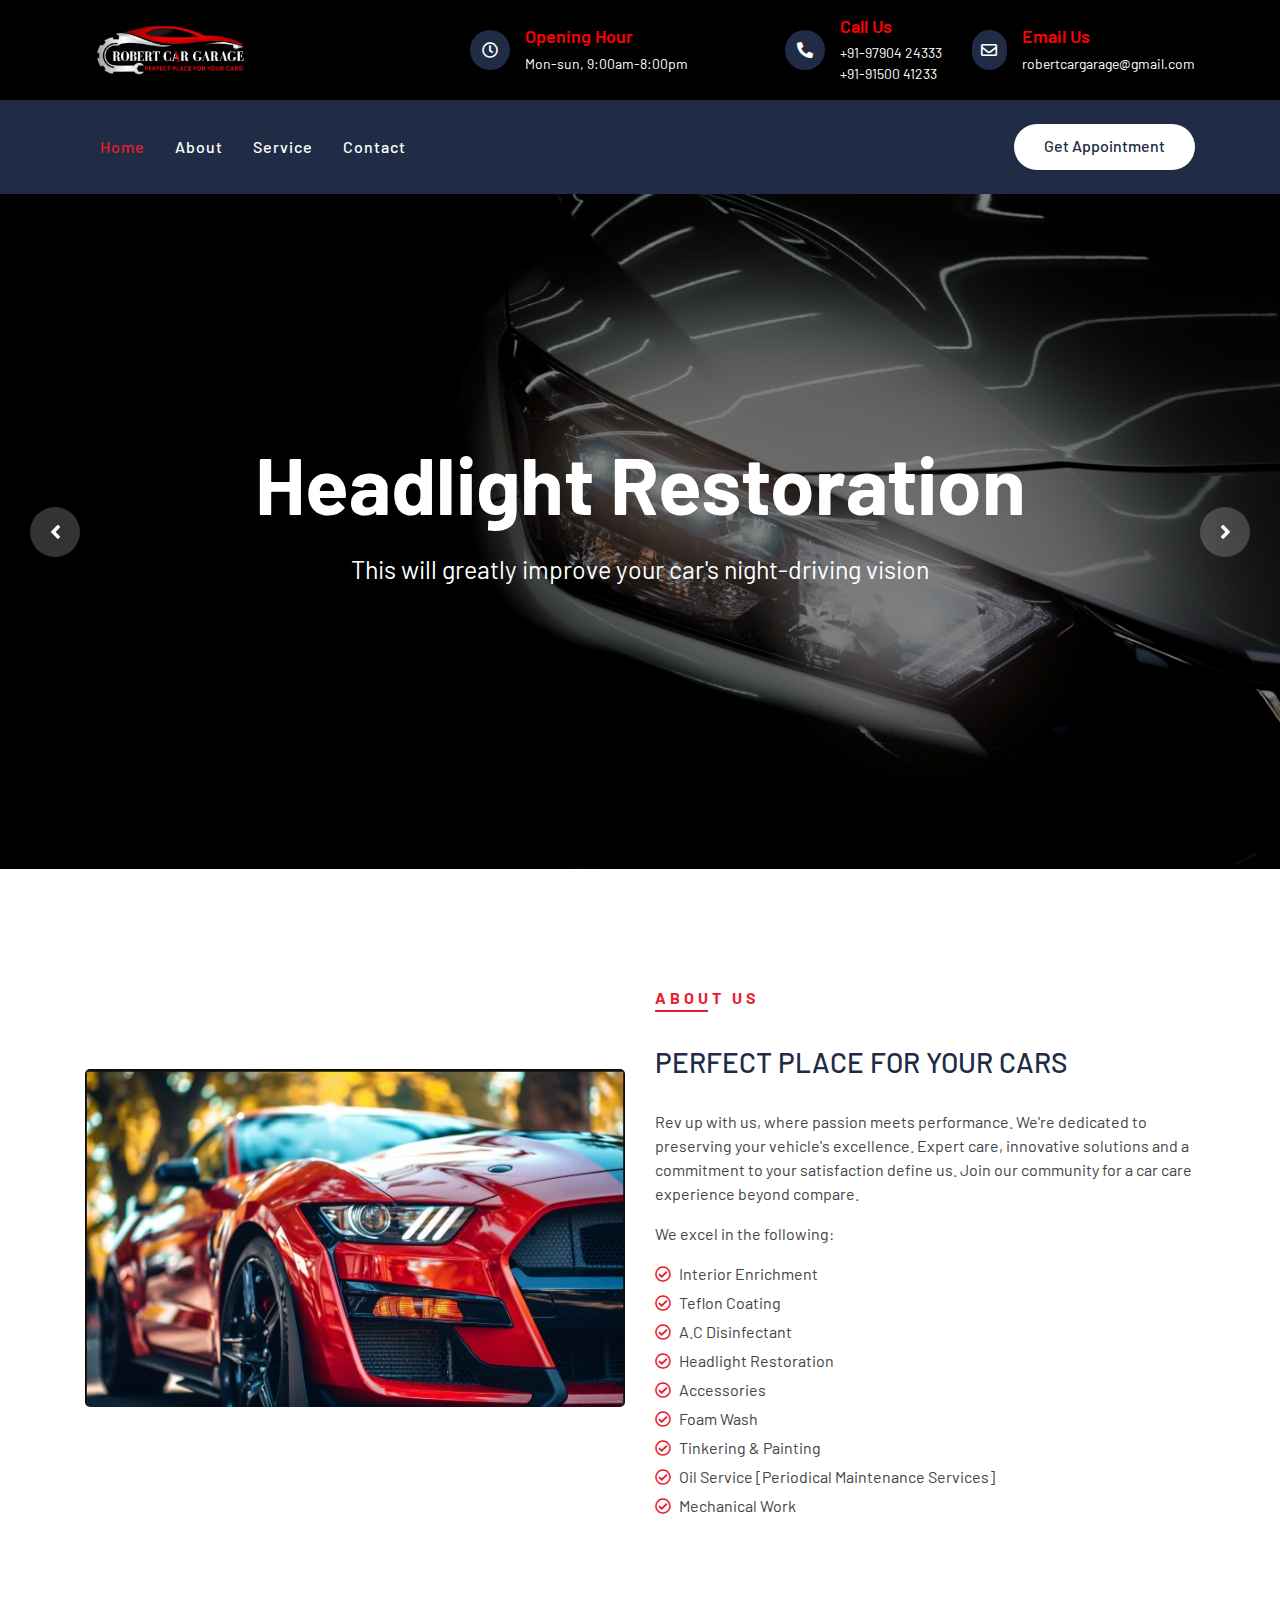
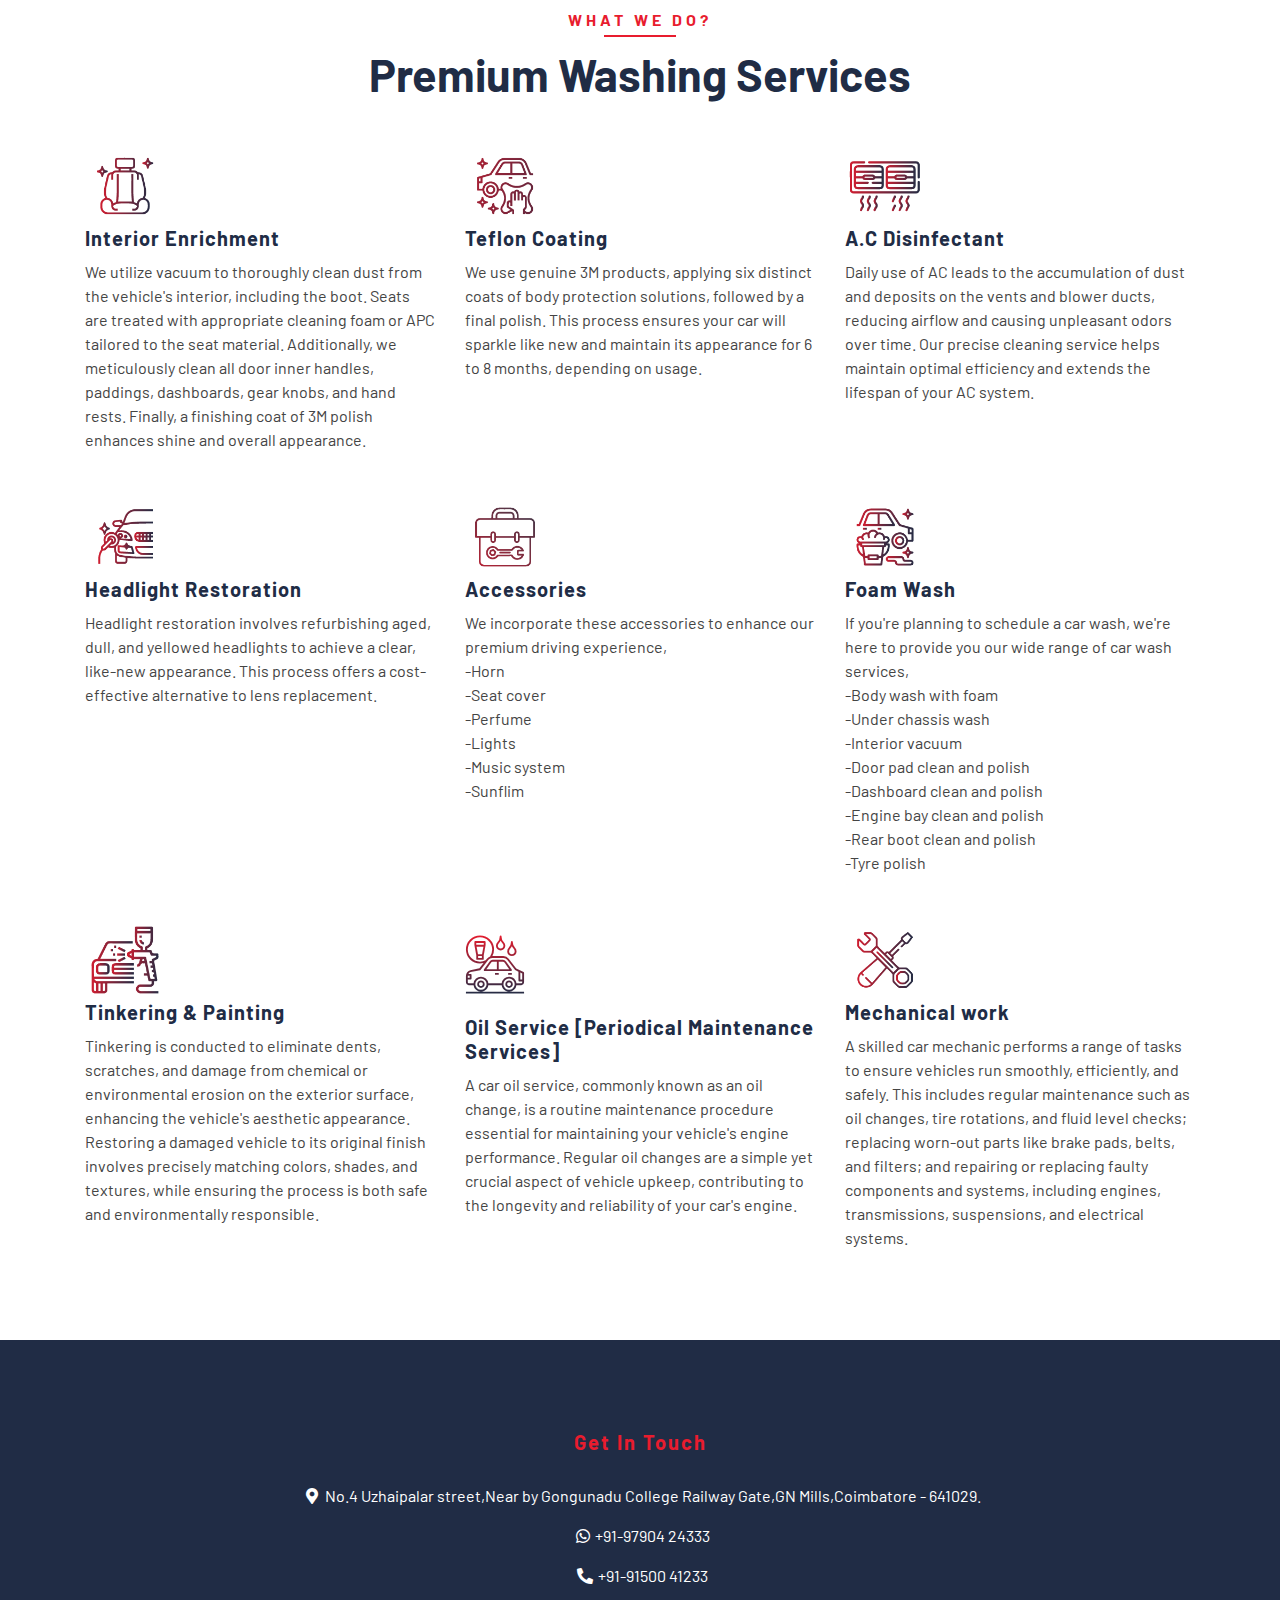
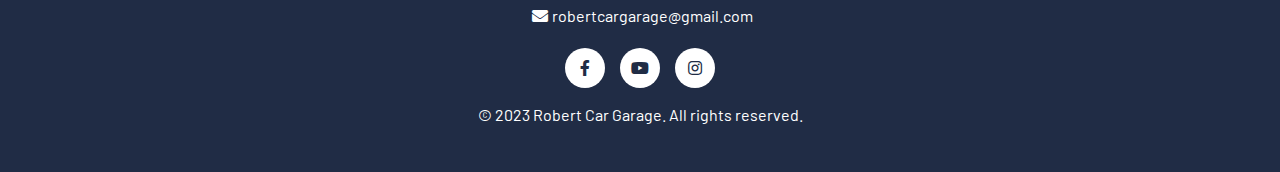
<file: index.html>
<!DOCTYPE html>
<html lang="en">
    <head>
        <meta charset="utf-8">
        <title>RCG - Car Care</title
		<link rel="icon" type="image/jpeg" href="/logo.jpeg">
        <meta content="width=device-width, initial-scale=1.0" name="viewport">
        <meta content="Free Website Template" name="keywords">
        <meta content="Free Website Template" name="description">


        <meta name="title" content="Robert Car Garage ">
        <meta name="description" content="Discover expert car servicing and repairs at our trusted garage. We ensure reliable solutions for all your automotive needs.">
        <meta name="keywords" content="Car servicing,Auto repairs,Vehicle maintenance,Mechanic services,Brake repair,Engine diagnostics,Tire replacement,Oil change,Car inspection,Vehicle tune-up,Exhaust system repair,Transmission service,Automotive diagnostics,Car garage near coimbatore,Trusted car mechanics">
        <meta name="robots" content="index, follow">
        <meta http-equiv="Content-Type" content="text/html; charset=utf-8">
        <meta name="language" content="English">

        <!-- Favicon  -->
        <link href="rac.jpg" rel="icon" >

        <!-- Google Font -->
        <link href="https://fonts.googleapis.com/css2?family=Barlow:wght@400;500;600;700;800;900&display=swap" rel="stylesheet"> 
        
        <!-- CSS Libraries -->
        <link href="https://stackpath.bootstrapcdn.com/bootstrap/4.4.1/css/bootstrap.min.css" rel="stylesheet">
        <link href="https://cdnjs.cloudflare.com/ajax/libs/font-awesome/5.10.0/css/all.min.css" rel="stylesheet">
        <link href="lib/flaticon/font/flaticon.css" rel="stylesheet">
        <link href="lib/animate/animate.min.css" rel="stylesheet">
        <link href="lib/owlcarousel/assets/owl.carousel.min.css" rel="stylesheet">

        <!-- Template Stylesheet -->
        <link href="css/style.css" rel="stylesheet">
    </head>

    <body>
        <!-- Top Bar Start -->
        <div class="top-bar">
            <div class="container">
                <div class="row align-items-center">
                    <div class="col-lg-4 col-md-12">
                        <div class="logo">
                            <a href="index.html">
                                                                
                                                                <!--h1>Robert<span>Car<span>Garage</span></h1-->

                                <img src="img/rcg-logo.jpg" alt="Logo">
                            </a>
                        </div>
                    </div>
                    <div class="col-lg-8 col-md-7 d-none d-lg-block">
                        <div class="row align-items-center">
                            <div class="col-4">
                                <div class="top-bar-item">
                                    <div class="top-bar-icon">
                                        <i class="far fa-clock"></i>
                                    </div>
                                    <div class="top-bar-text">
                                        <h3>Opening Hour</h3>
                                        <p>Mon-sun, 9:00am-8:00pm</p>
                                    </div>
                                </div>
                            </div>
                            <div class="col-4">
                                <div class="top-bar-item">
                                    <div class="top-bar-icon">
                                        <i class="fa fa-phone-alt"></i>
                                    </div>
                                    <div class="top-bar-text">
                                        <h3>Call Us</h3>
                                        <p><a href="tel:9790424333">+91-97904 24333</a></p>
                                        <p><a href="tel:9150041233">+91-91500 41233</a></p>
                                    </div>
                                </div>
                            </div>
                            <div class="col-4">
                                <div class="top-bar-item">
                                    <div class="top-bar-icon">
                                        <i class="far fa-envelope"></i>
                                    </div>
                                    <div class="top-bar-text">
                                        <h3>Email Us</h3>
                                        <p>robertcargarage@gmail.com</p>
                                    </div>
                                </div>
                            </div>
                        </div>
                    </div>
                </div>
            </div>
        </div>
        <!-- Top Bar End -->

        <!-- Nav Bar Start -->
        <div class="nav-bar">
            <div class="container">
                <nav class="navbar navbar-expand-lg bg-dark navbar-dark">
                    <a href="#" class="navbar-brand">MENU</a>
                    <button type="button" class="navbar-toggler" data-toggle="collapse" data-target="#navbarCollapse">
                        <span class="navbar-toggler-icon"></span>
                    </button>

                    <div class="collapse navbar-collapse justify-content-between" id="navbarCollapse">
                        <div class="navbar-nav mr-auto">
                            <a href="index.html" class="nav-item nav-link active">Home</a>
                            <a href="about.html" class="nav-item nav-link">About</a>
                            <a href="service.html" class="nav-item nav-link">Service</a>

                            
                            <!--a href="location.html" class="nav-item nav-link">Washing Points
                            <div class="nav-item dropdown">
                                <a href="#" class="nav-link dropdown-toggle" data-toggle="dropdown">Pages</a>
                                <div class="dropdown-menu">
                                    <a href="blog.html" class="dropdown-item">Blog Grid</a>
                                    <a href="single.html" class="dropdown-item">Detail Page</a>
                                    <a href="team.html" class="dropdown-item">Team Member</a>
                                    <a href="booking.html" class="dropdown-item">Schedule Booking</a>
                                </div>
                            </div-->
                            <a href="contact.html" class="nav-item nav-link">Contact</a>
                            <a href="https://forms.gle/dj7sHKoCDaAvtxGr6" target="_blank" class="nav-item nav-link mob-view Appointment">Get Appointment</a>
                        </div>
                        
                        <div class="ml-auto">
                            <a class="btn btn-custom" target="_blank" href="https://forms.gle/dj7sHKoCDaAvtxGr6">Get Appointment</a>
                        </div>
                    </div>
                </nav>
            </div>
        </div>
        <!-- Nav Bar End -->


        <!-- Carousel Start -->
        <div class="carousel">
            <div class="container-fluid">
                <div class="owl-carousel">
                    <div class="carousel-item">
                        <div class="carousel-img">
                            <img src="img/0022.webp" alt="Image">
                        </div>
                        <div class="carousel-text">
                            
                            <h1>Headlight Restoration</h1>
                            <p>
                               This will greatly improve your car's night-driving vision 
                            </p>
                            <!--a class="btn btn-custom" href="">Explore More</a-->
                        </div>
                    </div>
                    <div class="carousel-item">
                        <div class="carousel-img">
                            <img src="img/0044.webp" alt="Image">
                        </div>
                        <div class="carousel-text">
                            
                            <h1>Periodical Maintenance Service</h1>
                            <p>
                                Scheduled Maintenance Service: Your Vehicle, Our Priority
                            </p>
                            <!--a class="btn btn-custom" href="">Explore More</a-->
                        </div>
                     </div>
                    <div class="carousel-item">
                        <div class="carousel-img">
                            <img src="img/0033.webp" alt="Image">
                        </div>
                        <div class="carousel-text">
                            
                            <h1>Car Painting</h1>
                            <p>
                                We envision it; we paint it to perfection
                            </p>
                            <!--a class="btn btn-custom" href="">Explore More</a-->
                        </div>
                    </div>
					<div class="carousel-item">
                        <div class="carousel-img">
                            <img src="img/0011.webp" alt="Image">
                        </div>
                        <div class="carousel-text">
                            
                            <h1>Mechanical Work</h1>
                            <p>
                                We Make Your Car Run Like New
                            </p>
                            <!--a class="btn btn-custom" href="">Explore More</a-->
                        </div>
                    </div>
                </div>
            </div>
        </div>
        <!-- Carousel End -->
        

        <!-- About Start -->
        <div class="about">
            <div class="container">
                <div class="row align-items-center">
                    <div class="col-lg-6">
                        <div class="about-img web-view">
                            <img src="img/about_new.jpeg" alt="Image">
                        </div>
                    </div>
                    <div class="col-lg-6">
                        <div class="section-header text-left">
                            <h2><p>About Us</p></h2>
							</p>
                            <div class="about-img mob-view">
                                <img src="img/about_new.jpeg" alt="Image">
                            </div>
                            <h3>PERFECT PLACE FOR YOUR CARS</h3>
                        </div>
                        <div class="about-content">
                            <p>
                                Rev up with us, where passion meets performance. We're dedicated to preserving your vehicle's excellence. Expert care, innovative solutions and a commitment to your satisfaction define us. Join our community for a car care experience beyond compare.
								
                            </p>
							<p> We excel in the following:</p>
                            <ul>
                                <li><i class="far fa-check-circle"></i>Interior Enrichment</li>
                                <li><i class="far fa-check-circle"></i>Teflon Coating</li>
                                <li><i class="far fa-check-circle"></i>A.C Disinfectant</li>                                
								<li><i class="far fa-check-circle"></i>Headlight Restoration</li>
								<li><i class="far fa-check-circle"></i>Accessories</li>
                                <li><i class="far fa-check-circle"></i>Foam Wash</li>
								<li><i class="far fa-check-circle"></i>Tinkering & Painting</li>
								<li><i class="far fa-check-circle"></i>Oil Service [Periodical Maintenance Services]</li>
								<li><i class="far fa-check-circle"></i>Mechanical Work</li>
                            </ul>
                            <!--a class="btn btn-custom" href="">Learn More</a-->
                        </div>
                    </div>
                </div>
            </div>
        </div>
        <!-- About End -->


        <!-- Service Start -->
        <div class="service">
            <div class="container">
                <div class="section-header text-center">
                    <p>What We Do?</p>
                    <h2>Premium Washing Services</h2>
                </div>
                <div class="row">
                    <div class="col-lg-4 col-md-6">
                        <div class="service-item">
                            <img src="./img/icons/4.png" alt="icons"/>
                            <h3>Interior Enrichment</h3>
                            <p>We utilize vacuum to thoroughly clean dust from the vehicle's interior, including the boot. Seats are treated with appropriate cleaning foam or APC tailored to the seat material. Additionally, we meticulously clean all door inner handles, paddings, dashboards, gear knobs, and hand rests. Finally, a finishing coat of 3M polish enhances shine and overall appearance.</p>
                        </div>
                    </div>
                    <div class="col-lg-4 col-md-6">
                        <div class="service-item">
                            <img src="./img/icons/1.png" alt="icons"/>
                            <h3>Teflon Coating </h3>
                            <p>We use genuine 3M products, applying six distinct coats of body protection solutions, followed by a final polish. This process ensures your car will sparkle like new and maintain its appearance for 6 to 8 months, depending on usage.</p>
                        </div>
                    </div>                    
                    <div class="col-lg-4 col-md-6">
                        <div class="service-item">
                            <img src="./img/icons/8.png" alt="icons"/>
                            <h3>A.C Disinfectant</h3>
                            <p>Daily use of AC leads to the accumulation of dust and deposits on the vents and blower ducts, reducing airflow and causing unpleasant odors over time. Our precise cleaning service helps maintain optimal efficiency and extends the lifespan of your AC system.</p>
                        </div>
                    </div>                    
                    <div class="col-lg-4 col-md-6">
                        <div class="service-item">
                            <img src="./img/icons/7.png" alt="icons"/>
                            <h3>Headlight Restoration</h3>
							
                            <p>Headlight restoration involves refurbishing aged, dull, and yellowed headlights to achieve a clear, like-new appearance. This process offers a cost-effective alternative to lens replacement.</p>
                        </div>
                    </div>                    
                    <div class="col-lg-4 col-md-6">
                        <div class="service-item">
                            <img src="./img/icons/car_accessories.png" alt="icons"/>
                            <h3>Accessories</h3>
                            <p>We incorporate these accessories to enhance our premium driving experience,  </p>
							<p>-Horn</p>
							<p>-Seat cover</p>
							<p>-Perfume</p>
							<p>-Lights</p>
							<p>-Music system</p>
							<p>-Sunflim</p>
                        </div>
                    </div>
                    <div class="col-lg-4 col-md-6">
                        <div class="service-item">
                            <img src="./img/icons/2.png" alt="icons"/>
                            <h3>Foam Wash</h3>
                            <p>If you're planning to schedule a car wash, we're here to provide you our wide range of car wash services,</p>
							<p>-Body wash with foam</p>
							<p>-Under chassis wash</p>
							<p>-Interior vacuum</p>
							<p>-Door pad clean and polish </p>
							<p>-Dashboard clean and polish</p>
							<p>-Engine bay clean and polish</p> 
							<p>-Rear boot clean and polish </p>
							<p>-Tyre polish</p>
                        </div>
                    </div>
					<div class="col-lg-4 col-md-6">
                        <div class="service-item">
                            <img src="./img/icons/9.png" alt="icons"/>
                            <h3>Tinkering & Painting</h3>
                            <p>Tinkering is conducted to eliminate dents, scratches, and damage from chemical or environmental erosion on the exterior surface, enhancing the vehicle's aesthetic appearance. Restoring a damaged vehicle to its original finish involves precisely matching colors, shades, and textures, while ensuring the process is both safe and environmentally responsible. </p>
                        </div>
                    </div>
					<div class="col-lg-4 col-md-6">
                        <div class="service-item">
                            <i class="flaticon-car-wash"></i>
                            <h3>Oil Service [Periodical Maintenance Services]</h3>
                            <p> A car oil service, commonly known as an oil change, is a routine maintenance procedure essential for maintaining your vehicle's engine performance. Regular oil changes are a simple yet crucial aspect of vehicle upkeep, contributing to the longevity and reliability of your car's engine.</p>
                        </div>
                    </div>
                    <div class="col-lg-4 col-md-6">
                        <div class="service-item">
							<img src="./img/icons/6.png" alt="icons"/>
                            <!i class="flaticon-brush-1"></i>
                            <h3>Mechanical work</h3>
                            <p>  A skilled car mechanic performs a range of tasks to ensure vehicles run smoothly, efficiently, and safely. This includes regular maintenance such as oil changes, tire rotations, and fluid level checks; replacing worn-out parts like brake pads, belts, and filters; and repairing or replacing faulty components and systems, including engines, transmissions, suspensions, and electrical systems.</p>
                        </div>
                    </div>
                    <!--div class="col-lg-3 col-md-6">
                        <div class="service-item">
                            <i class="flaticon-car-wash"></i>
                            <h3>Oil Changing</h3>
                            <p>Lorem ipsum dolor sit amet elit. Phase nec preti facils ornare velit non metus tortor</p>
                        </div>
                    </div>
                    <div class="col-lg-3 col-md-6">
                        <div class="service-item">
                            <i class="flaticon-brush-1"></i>
                            <h3>Brake Reparing</h3>
                            <p>Lorem ipsum dolor sit amet elit. Phase nec preti facils ornare velit non metus tortor</p>
                        </div>
                    </div-->
                </div>
            </div>
        </div>
        <!-- Service End -->
        
        
        <!-- Facts Start 
        <div class="facts" data-parallax="scroll" data-image-src="img/facts.jpg">
            <div class="container">
                <div class="row">
                    <div class="col-lg-3 col-md-6">
                        <div class="facts-item">
                            <i class="fa fa-map-marker-alt"></i>
                            <div class="facts-text">
                                <h3 data-toggle="counter-up">25</h3>
                                <p>Service Points</p>
                            </div>
                        </div>
                    </div>
                    <div class="col-lg-3 col-md-6">
                        <div class="facts-item">
                            <i class="fa fa-user"></i>
                            <div class="facts-text">
                                <h3 data-toggle="counter-up">350</h3>
                                <p>Engineers & Workers</p>
                            </div>
                        </div>
                    </div>
                    <div class="col-lg-3 col-md-6">
                        <div class="facts-item">
                            <i class="fa fa-users"></i>
                            <div class="facts-text">
                                <h3 data-toggle="counter-up">1500</h3>
                                <p>Happy Clients</p>
                            </div>
                        </div>
                    </div>
                    <div class="col-lg-3 col-md-6">
                        <div class="facts-item">
                            <i class="fa fa-check"></i>
                            <div class="facts-text">
                                <h3 data-toggle="counter-up">5000</h3>
                                <p>Projects Completed</p>
                            </div>
                        </div>
                    </div>
                </div>
            </div>
        </div>
         Facts End -->
        
        
        <!-- Price Start
        <div class="price">
            <div class="container">
                <div class="section-header text-center">
                    <p>Washing Plan</p>
                    <h2>Choose Your Plan</h2>
                </div>
                <div class="row">
                    <div class="col-md-4">
                        <div class="price-item">
                            <div class="price-header">
                                <h3>Basic Cleaning</h3>
                                <h2><span>$</span><strong>25</strong><span>.99</span></h2>
                            </div>
                            <div class="price-body">
                                <ul>
                                    <li><i class="far fa-check-circle"></i>Seats Washing</li>
                                    <li><i class="far fa-check-circle"></i>Vacuum Cleaning</li>
                                    <li><i class="far fa-check-circle"></i>Exterior Cleaning</li>
                                    <li><i class="far fa-times-circle"></i>Interior Wet Cleaning</li>
                                    <li><i class="far fa-times-circle"></i>Window Wiping</li>
                                </ul>
                            </div>
                            <div class="price-footer">
                                <a class="btn btn-custom" href="">Book Now</a>
                            </div>
                        </div>
                    </div>
                    <div class="col-md-4">
                        <div class="price-item featured-item">
                            <div class="price-header">
                                <h3>Premium Cleaning</h3>
                                <h2><span>$</span><strong>35</strong><span>.99</span></h2>
                            </div>
                            <div class="price-body">
                                <ul>
                                    <li><i class="far fa-check-circle"></i>Seats Washing</li>
                                    <li><i class="far fa-check-circle"></i>Vacuum Cleaning</li>
                                    <li><i class="far fa-check-circle"></i>Exterior Cleaning</li>
                                    <li><i class="far fa-check-circle"></i>Interior Wet Cleaning</li>
                                    <li><i class="far fa-times-circle"></i>Window Wiping</li>
                                </ul>
                            </div>
                            <div class="price-footer">
                                <a class="btn btn-custom" href="">Book Now</a>
                            </div>
                        </div>
                    </div>
                    <div class="col-md-4">
                        <div class="price-item">
                            <div class="price-header">
                                <h3>Complex Cleaning</h3>
                                <h2><span>$</span><strong>49</strong><span>.99</span></h2>
                            </div>
                            <div class="price-body">
                                <ul>
                                    <li><i class="far fa-check-circle"></i>Seats Washing</li>
                                    <li><i class="far fa-check-circle"></i>Vacuum Cleaning</li>
                                    <li><i class="far fa-check-circle"></i>Exterior Cleaning</li>
                                    <li><i class="far fa-check-circle"></i>Interior Wet Cleaning</li>
                                    <li><i class="far fa-check-circle"></i>Window Wiping</li>
                                </ul>
                            </div>
                            <div class="price-footer">
                                <a class="btn btn-custom" href="">Book Now</a>
                            </div>
                        </div>
                    </div>
                </div>
            </div>
        </div>
        Price End -->
        
        
        <!-- Location Start
        <div class="location">
            <div class="container">
                <div class="row">
                    <div class="col-lg-7">
                        <div class="section-header text-left">
                            <p>Washing Points</p>
                            <h2>Car Washing & Care Points</h2>
                        </div>
                        <div class="row">
                            <div class="col-md-6">
                                <div class="location-item">
                                    <i class="fa fa-map-marker-alt"></i>
                                    <div class="location-text">
                                        <h3>Car Washing Point</h3>
                                        <p>123 Street, New York, USA</p>
                                        <p><strong>Call:</strong>+012 345 6789</p>
                                    </div>
                                </div>
                            </div>
                            <div class="col-md-6">
                                <div class="location-item">
                                    <i class="fa fa-map-marker-alt"></i>
                                    <div class="location-text">
                                        <h3>Car Washing Point</h3>
                                        <p>123 Street, New York, USA</p>
                                        <p><strong>Call:</strong>+012 345 6789</p>
                                    </div>
                                </div>
                            </div>
                            <div class="col-md-6">
                                <div class="location-item">
                                    <i class="fa fa-map-marker-alt"></i>
                                    <div class="location-text">
                                        <h3>Car Washing Point</h3>
                                        <p>123 Street, New York, USA</p>
                                        <p><strong>Call:</strong>+012 345 6789</p>
                                    </div>
                                </div>
                            </div>
                            <div class="col-md-6">
                                <div class="location-item">
                                    <i class="fa fa-map-marker-alt"></i>
                                    <div class="location-text">
                                        <h3>Car Washing Point</h3>
                                        <p>123 Street, New York, USA</p>
                                        <p><strong>Call:</strong>+012 345 6789</p>
                                    </div>
                                </div>
                            </div>
                        </div>
                    </div>
                    <div class="col-lg-5">
                        <div class="location-form">
                            <h3>Request for a car wash</h3>
                            <form>
                                <div class="control-group">
                                    <input type="text" class="form-control" placeholder="Name" required="required" />
                                </div>
                                <div class="control-group">
                                    <input type="email" class="form-control" placeholder="Email" required="required" />
                                </div>
                                <div class="control-group">
                                    <textarea class="form-control" placeholder="Description" required="required"></textarea>
                                </div>
                                <div>
                                    <button class="btn btn-custom" type="submit">Send Request</button>
                                </div>
                            </form>
                        </div>
                    </div>
                </div>
            </div>
        </div>
       Location End -->


        <!-- Team Start
        <div class="team">
            <div class="container">
                <div class="section-header text-center">
                    <p>Meet Our Team</p>
                    <h2>Our Engineers & Workers</h2>
                </div>
                <div class="row">
                    <div class="col-lg-3 col-md-6">
                        <div class="team-item">
                            <div class="team-img">
                                <img src="img/team-1.jpg" alt="Team Image">
                            </div>
                            <div class="team-text">
                                <h2>Donald John</h2>
                                <p>Engineer</p>
                                <div class="team-social">
                                    <a href=""><i class="fab fa-twitter"></i></a>
                                    <a href=""><i class="fab fa-facebook-f"></i></a>
                                    <a href=""><i class="fab fa-linkedin-in"></i></a>
                                    <a href=""><i class="fab fa-instagram"></i></a>
                                </div>
                            </div>
                        </div>
                    </div>
                    <div class="col-lg-3 col-md-6">
                        <div class="team-item">
                            <div class="team-img">
                                <img src="img/team-2.jpg" alt="Team Image">
                            </div>
                            <div class="team-text">
                                <h2>Adam Phillips</h2>
                                <p>Engineer</p>
                                <div class="team-social">
                                    <a href=""><i class="fab fa-twitter"></i></a>
                                    <a href=""><i class="fab fa-facebook-f"></i></a>
                                    <a href=""><i class="fab fa-linkedin-in"></i></a>
                                    <a href=""><i class="fab fa-instagram"></i></a>
                                </div>
                            </div>
                        </div>
                    </div>
                    <div class="col-lg-3 col-md-6">
                        <div class="team-item">
                            <div class="team-img">
                                <img src="img/team-3.jpg" alt="Team Image">
                            </div>
                            <div class="team-text">
                                <h2>Thomas Olsen</h2>
                                <p>Worker</p>
                                <div class="team-social">
                                    <a href=""><i class="fab fa-twitter"></i></a>
                                    <a href=""><i class="fab fa-facebook-f"></i></a>
                                    <a href=""><i class="fab fa-linkedin-in"></i></a>
                                    <a href=""><i class="fab fa-instagram"></i></a>
                                </div>
                            </div>
                        </div>
                    </div>
                    <div class="col-lg-3 col-md-6">
                        <div class="team-item">
                            <div class="team-img">
                                <img src="img/team-4.jpg" alt="Team Image">
                            </div>
                            <div class="team-text">
                                <h2>James Alien</h2>
                                <p>Worker</p>
                                <div class="team-social">
                                    <a href=""><i class="fab fa-twitter"></i></a>
                                    <a href=""><i class="fab fa-facebook-f"></i></a>
                                    <a href=""><i class="fab fa-linkedin-in"></i></a>
                                    <a href=""><i class="fab fa-instagram"></i></a>
                                </div>
                            </div>
                        </div>
                    </div>
                </div>
            </div>
        </div>
       Team End -->
        
        
        <!-- Testimonial Start 
        <div class="testimonial">
            <div class="container">
                <div class="section-header text-center">
                    <p>Testimonial</p>
                    <h2>What our clients say</h2>
                </div>
                <div class="owl-carousel testimonials-carousel">
                    <div class="testimonial-item">
                        <img src="img/testimonial-1.jpg" alt="Image">
                        <div class="testimonial-text">
                            <h3>Client Name</h3>
                            <h4>Profession</h4>
                            <p>
                                Lorem ipsum dolor sit amet elit. Phasel preti mi facilis ornare velit non vulputa. Aliqu metus tortor auctor gravid
                            </p>
                        </div>
                    </div>
                    <div class="testimonial-item">
                        <img src="img/testimonial-2.jpg" alt="Image">
                        <div class="testimonial-text">
                            <h3>Client Name</h3>
                            <h4>Profession</h4>
                            <p>
                                Lorem ipsum dolor sit amet elit. Phasel preti mi facilis ornare velit non vulputa. Aliqu metus tortor auctor gravid
                            </p>
                        </div>
                    </div>
                    <div class="testimonial-item">
                        <img src="img/testimonial-3.jpg" alt="Image">
                        <div class="testimonial-text">
                            <h3>Client Name</h3>
                            <h4>Profession</h4>
                            <p>
                                Lorem ipsum dolor sit amet elit. Phasel preti mi facilis ornare velit non vulputa. Aliqu metus tortor auctor gravid
                            </p>
                        </div>
                    </div>
                    <div class="testimonial-item">
                        <img src="img/testimonial-4.jpg" alt="Image">
                        <div class="testimonial-text">
                            <h3>Client Name</h3>
                            <h4>Profession</h4>
                            <p>
                                Lorem ipsum dolor sit amet elit. Phasel preti mi facilis ornare velit non vulputa. Aliqu metus tortor auctor gravid
                            </p>
                        </div>
                    </div>
                </div>
            </div>
        </div>
        Testimonial End -->


        <!-- Blog Start
        <div class="blog">
            <div class="container">
                <div class="section-header text-center">
                    <p>Our Blog</p>
                    <h2>Latest news & articles</h2>
                </div>
                <div class="row">
                    <div class="col-lg-4">
                        <div class="blog-item">
                            <div class="blog-img">
                                <img src="img/blog-1.jpg" alt="Image">
                                <div class="meta-date">
                                    <span>01</span>
                                    <strong>Jan</strong>
                                    <span>2045</span>
                                </div>
                            </div>
                            <div class="blog-text">
                                <h3><a href="#">Lorem ipsum dolor sit amet</a></h3>
                                <p>
                                    Lorem ipsum dolor sit amet elit. Pellent iaculis blandit lorem, quis convall diam eleife. Nam in arcu sit amet massa ferment quis enim. Nunc  augue velit metus congue eget semper
                                </p>
                            </div>
                            <div class="blog-meta">
                                <p><i class="fa fa-user"></i><a href="">Admin</a></p>
                                <p><i class="fa fa-folder"></i><a href="">Web Design</a></p>
                                <p><i class="fa fa-comments"></i><a href="">15 Comments</a></p>
                            </div>
                        </div>
                    </div>
                    <div class="col-lg-4">
                        <div class="blog-item">
                            <div class="blog-img">
                                <img src="img/blog-2.jpg" alt="Image">
                                <div class="meta-date">
                                    <span>01</span>
                                    <strong>Jan</strong>
                                    <span>2045</span>
                                </div>
                            </div>
                            <div class="blog-text">
                                <h3><a href="#">Lorem ipsum dolor sit amet</a></h3>
                                <p>
                                    Lorem ipsum dolor sit amet elit. Pellent iaculis blandit lorem, quis convall diam eleife. Nam in arcu sit amet massa ferment quis enim. Nunc  augue velit metus congue eget semper
                                </p>
                            </div>
                            <div class="blog-meta">
                                <p><i class="fa fa-user"></i><a href="">Admin</a></p>
                                <p><i class="fa fa-folder"></i><a href="">Web Design</a></p>
                                <p><i class="fa fa-comments"></i><a href="">15 Comments</a></p>
                            </div>
                        </div>
                    </div>
                    <div class="col-lg-4">
                        <div class="blog-item">
                            <div class="blog-img">
                                <img src="img/blog-3.jpg" alt="Image">
                                <div class="meta-date">
                                    <span>01</span>
                                    <strong>Jan</strong>
                                    <span>2045</span>
                                </div>
                            </div>
                            <div class="blog-text">
                                <h3><a href="#">Lorem ipsum dolor sit amet</a></h3>
                                <p>
                                    Lorem ipsum dolor sit amet elit. Pellent iaculis blandit lorem, quis convall diam eleife. Nam in arcu sit amet massa ferment quis enim. Nunc  augue velit metus congue eget semper
                                </p>
                            </div>
                            <div class="blog-meta">
                                <p><i class="fa fa-user"></i><a href="">Admin</a></p>
                                <p><i class="fa fa-folder"></i><a href="">Web Design</a></p>
                                <p><i class="fa fa-comments"></i><a href="">15 Comments</a></p>
                            </div>
                        </div>
                    </div>
                </div>
            </div>
        </div>
       Blog End -->


        <!-- Footer Start -->
        <div class="footer">
            <div class="container">
                <!--div class="row">
                    <div class="col-lg-3 col-md-6"-->
                        <div class="footer-contact">
                            <h2>Get In Touch</h2>
                            <p><i class="fa fa-map-marker-alt"></i>No.4 Uzhaipalar street,Near by Gongunadu College Railway Gate,GN Mills,Coimbatore - 641029.</p>
                            <p><a href="https://wa.me/+919790424333" target="_blank"><i class="fab fa-whatsapp"></i>+91-97904 24333 </a></p>
                            <p><a href="tel:9150041233"><i class="fa fa-phone-alt"></i>+91-91500 41233</a></p>
                            <p><a href="mailto:robertcargarage@gmail.com"><i class="fa fa-envelope"></i>robertcargarage@gmail.com</a></p>
                            <div class="footer-social">
                                <a class="btn" href="https://www.facebook.com/people/Robert-CAR-Garage/61554318011546/" target="_blank"><i class="fab fa-facebook-f"></i></a>
                                <a class="btn" href="https://www.youtube.com/@ROBERTCARGARAGE" target="_blank"><i class="fab fa-youtube"></i></a>
                                
                                <a class="btn" href="https://instagram.com/robert_car_garage_?utm_source=qr" target="_blank"><i class="fab fa-instagram"></i></a>
                                
                            </div>
                        </div>
                    <!--/div>
                    <!--div class="col-lg-3 col-md-6">
                        <div class="footer-link">
                            <h2>Popular Links</h2>
                            <a href="">About Us</a>
                            <a href="">Contact Us</a>
                            <a href="">Our Service</a>
                            <a href="">Service Points</a>
                            
                        </div>
                    </div>
                    <div class="col-lg-3 col-md-6">
                        <div class="footer-link">
                            <h2>Useful Links</h2>
                            <a href="">Terms of use</a>
                            <a href="">Privacy policy</a>
                            <a href="">Cookies</a>
                            <a href="">Help</a>
                            <a href="">FQAs</a>
                        </div>
                    </div>
                    <div class="col-lg-3 col-md-6">
                        <div class="footer-newsletter">
                            <h2>Newsletter</h2>
                            <form>
                                <input class="form-control" placeholder="Full Name">
                                <input class="form-control" placeholder="Email">
                                <button class="btn btn-custom">Submit</button>
                            </form>
                        </div>
                    </div-->
                </div-->
            </div>
            <div class="container copyright">
                <p>&copy; 2023 Robert Car Garage. All rights reserved.</p>
            </div>
        </div>
        <!-- Footer End -->
        
        <!-- Back to top button -->
        <a href="#" class="back-to-top"><i class="fa fa-chevron-up"></i></a>
        
        <!-- Pre Loader -->
        <div id="loader" class="show">
            <div class="loader"></div>
        </div>

        <!-- JavaScript Libraries -->
        <script src="https://code.jquery.com/jquery-3.4.1.min.js"></script>
        <script src="https://stackpath.bootstrapcdn.com/bootstrap/4.4.1/js/bootstrap.bundle.min.js"></script>
        <script src="lib/easing/easing.min.js"></script>
        <script src="lib/owlcarousel/owl.carousel.min.js"></script>
        <script src="lib/waypoints/waypoints.min.js"></script>
        <script src="lib/counterup/counterup.min.js"></script>
        
        <!-- Contact Javascript File -->
        <script src="mail/jqBootstrapValidation.min.js"></script>
        <script src="mail/contact.js"></script>

        <!-- Template Javascript -->
        <script src="js/main.js"></script>
    </body>
</html>
</file>
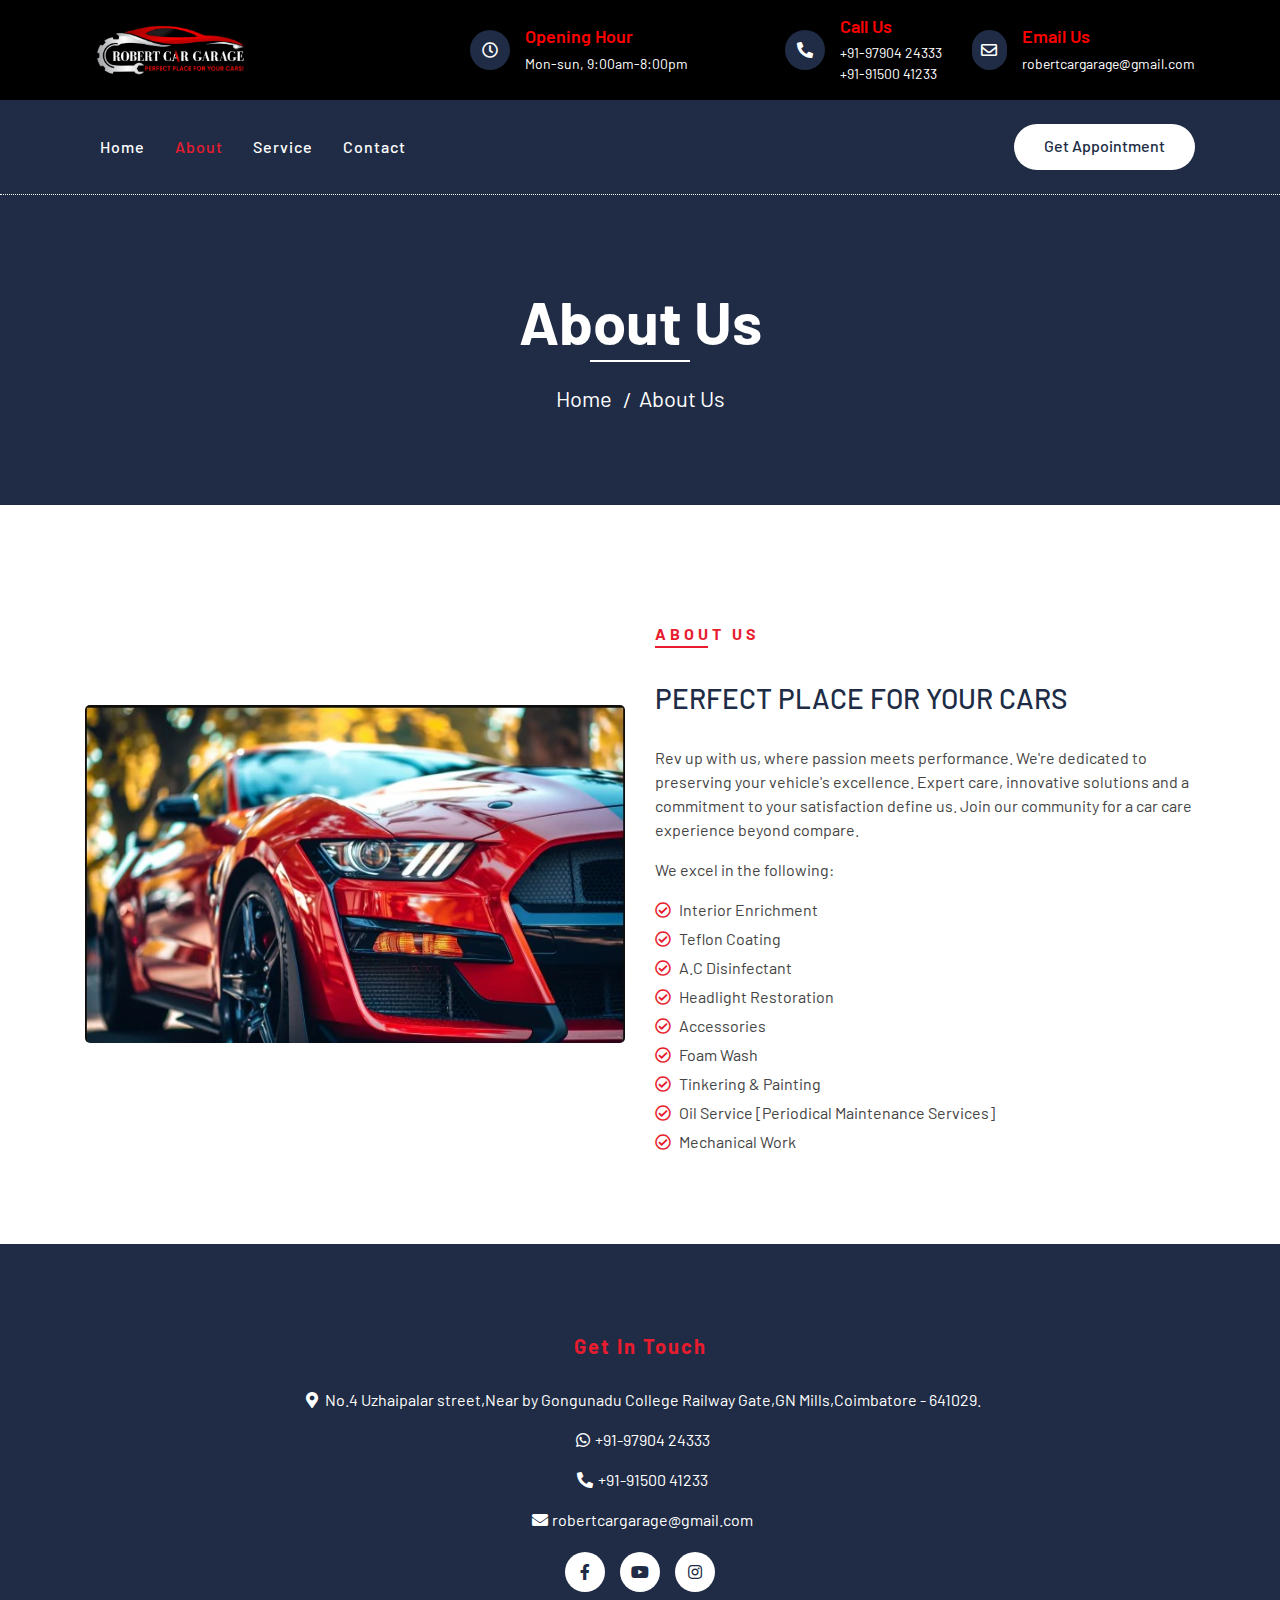
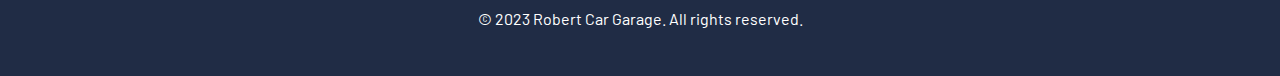
<file: about.html>
<!DOCTYPE html>
<html lang="en">
    <head>
        <meta charset="utf-8">
        <title>RCG - Car Care</title>
        <meta content="width=device-width, initial-scale=1.0" name="viewport">
        <meta content="Free Website Template" name="keywords">
        <meta content="Free Website Template" name="description">

        <!-- Favicon -->
        <link href="rac.jpg" rel="icon" >

        <!-- Google Font -->
        <link href="https://fonts.googleapis.com/css2?family=Barlow:wght@400;500;600;700;800;900&display=swap" rel="stylesheet"> 
        
        <!-- CSS Libraries -->
        <link href="https://stackpath.bootstrapcdn.com/bootstrap/4.4.1/css/bootstrap.min.css" rel="stylesheet">
        <link href="https://cdnjs.cloudflare.com/ajax/libs/font-awesome/5.10.0/css/all.min.css" rel="stylesheet">
        <link href="lib/flaticon/font/flaticon.css" rel="stylesheet">
        <link href="lib/animate/animate.min.css" rel="stylesheet">
        <link href="lib/owlcarousel/assets/owl.carousel.min.css" rel="stylesheet">

        <!-- Template Stylesheet -->
        <link href="css/style.css" rel="stylesheet">
    </head>

    <body>
        <!-- Top Bar Start -->
        <div class="top-bar">
            <div class="container">
                <div class="row align-items-center">
                    <div class="col-lg-4 col-md-12">
                        <div class="logo">
                            <a href="index.html">
                                                                
                                                                <!--h1>Robert<span>Car<span>Garage</span></h1-->

                                <img src="img/rcg-logo.jpg" alt="Logo">
                            </a>
                        </div>
                    </div>
                    <div class="col-lg-8 col-md-7 d-none d-lg-block">
                        <div class="row align-items-center">
                            <div class="col-4">
                                <div class="top-bar-item">
                                    <div class="top-bar-icon">
                                        <i class="far fa-clock"></i>
                                    </div>
                                    <div class="top-bar-text">
                                        <h3>Opening Hour</h3>
                                        <p>Mon-sun, 9:00am-8:00pm</p>
                                    </div>
                                </div>
                            </div>
                            <div class="col-4">
                                <div class="top-bar-item">
                                    <div class="top-bar-icon">
                                        <i class="fa fa-phone-alt"></i>
                                    </div>
                                    <div class="top-bar-text">
                                        <h3>Call Us</h3>
                                        <p><a href="tel:9790424333">+91-97904 24333</a></p>
                                        <p><a href="tel:9150041233">+91-91500 41233</a></p>
                                    </div>
                                </div>
                            </div>
                            <div class="col-4">
                                <div class="top-bar-item">
                                    <div class="top-bar-icon">
                                        <i class="far fa-envelope"></i>
                                    </div>
                                    <div class="top-bar-text">
                                        <h3>Email Us</h3>
                                        <p>robertcargarage@gmail.com</p>
                                    </div>
                                </div>
                            </div>
                        </div>
                    </div>
                </div>
            </div>
        </div>
        <!-- Top Bar End -->

        <!-- Nav Bar Start -->
        <div class="nav-bar">
            <div class="container">
                <nav class="navbar navbar-expand-lg bg-dark navbar-dark">
                    <a href="#" class="navbar-brand">MENU</a>
                    <button type="button" class="navbar-toggler" data-toggle="collapse" data-target="#navbarCollapse">
                        <span class="navbar-toggler-icon"></span>
                    </button>

                    <div class="collapse navbar-collapse justify-content-between" id="navbarCollapse">
                        <div class="navbar-nav mr-auto">
                            <a href="index.html" class="nav-item nav-link">Home</a>
                            <a href="about.html" class="nav-item nav-link active">About</a>
                            <a href="service.html" class="nav-item nav-link">Service</a>

                            
                            <!--a href="location.html" class="nav-item nav-link">Washing Points
                            <div class="nav-item dropdown">
                                <a href="#" class="nav-link dropdown-toggle" data-toggle="dropdown">Pages</a>
                                <div class="dropdown-menu">
                                    <a href="blog.html" class="dropdown-item">Blog Grid</a>
                                    <a href="single.html" class="dropdown-item">Detail Page</a>
                                    <a href="team.html" class="dropdown-item">Team Member</a>
                                    <a href="booking.html" class="dropdown-item">Schedule Booking</a>
                                </div>
                            </div-->
                            <a href="contact.html" class="nav-item nav-link">Contact</a>
                            <a href="https://forms.gle/dj7sHKoCDaAvtxGr6" target="_blank" class="nav-item nav-link mob-view Appointment">Get Appointment</a>
                        </div>
                        
                        <div class="ml-auto">
                            <a class="btn btn-custom" target="_blank" href="https://forms.gle/dj7sHKoCDaAvtxGr6">Get Appointment</a>
                        </div>
                    </div>
                </nav>
            </div>
        </div>
        <!-- Nav Bar End -->
        
        
        <!-- Page Header Start -->
        <div class="page-header">
            <div class="container">
                <div class="row">
                    <div class="col-12">
                        <h2>About Us</h2>
                    </div>
                    <div class="col-12">
                        <a href="index.html">Home</a>
                        <a href="about.html">About Us</a>
                    </div>
                </div>
            </div>
        </div>
        <!-- Page Header End -->
        

        <!-- About Start -->
        <div class="about">
            <div class="container">
                <div class="row align-items-center">
                    <div class="col-lg-6">
                        <div class="about-img">
                            <img src="img/about_new.jpeg" alt="Image">
                        </div>
                    </div>
                    <div class="col-lg-6">
                        <div class="section-header text-left">
                            <h2><p>ABOUT US</p></h2>						
							</p>                            
							<h3>PERFECT PLACE FOR YOUR CARS</h3>
                        </div>
                        <div class="about-content">
                            <p>
                                Rev up with us, where passion meets performance. We're dedicated to preserving your vehicle's excellence. Expert care, innovative solutions and a commitment to your satisfaction define us. Join our community for a car care experience beyond compare.

                            </p>
							<p> We excel in the following:</p>
                            <ul>
                                <li><i class="far fa-check-circle"></i>Interior Enrichment</li>
                                <li><i class="far fa-check-circle"></i>Teflon Coating</li>
                                <li><i class="far fa-check-circle"></i>A.C Disinfectant</li>                                
								<li><i class="far fa-check-circle"></i>Headlight Restoration</li>
								<li><i class="far fa-check-circle"></i>Accessories</li>
                                <li><i class="far fa-check-circle"></i>Foam Wash</li>
								<li><i class="far fa-check-circle"></i>Tinkering & Painting</li>
								<li><i class="far fa-check-circle"></i>Oil Service [Periodical Maintenance Services]</li>
								<li><i class="far fa-check-circle"></i>Mechanical Work</li>
                            </ul>
                            <!--a class="btn btn-custom" href="">Learn More</a-->
                        </div>
                    </div>
                </div>
            </div>
        </div>
        <!-- About End -->
        
        
        <!-- Facts Start 
        <div class="facts" data-parallax="scroll" data-image-src="img/facts.jpg">
            <div class="container">
                <div class="row">
                    <div class="col-lg-3 col-md-6">
                        <div class="facts-item">
                            <i class="fa fa-map-marker-alt"></i>
                            <div class="facts-text">
                                <h3 data-toggle="counter-up">25</h3>
                                <p>Service Points</p>
                            </div>
                        </div>
                    </div>
                    <div class="col-lg-3 col-md-6">
                        <div class="facts-item">
                            <i class="fa fa-user"></i>
                            <div class="facts-text">
                                <h3 data-toggle="counter-up">350</h3>
                                <p>Engineers & Workers</p>
                            </div>
                        </div>
                    </div>
                    <div class="col-lg-3 col-md-6">
                        <div class="facts-item">
                            <i class="fa fa-users"></i>
                            <div class="facts-text">
                                <h3 data-toggle="counter-up">1500</h3>
                                <p>Happy Clients</p>
                            </div>
                        </div>
                    </div>
                    <div class="col-lg-3 col-md-6">
                        <div class="facts-item">
                            <i class="fa fa-check"></i>
                            <div class="facts-text">
                                <h3 data-toggle="counter-up">5000</h3>
                                <p>Projects Completed</p>
                            </div>
                        </div>
                    </div>
                </div>
            </div>
        </div>
       Facts End -->


        <!-- Team Start 
        <div class="team">
            <div class="container">
                <div class="section-header text-center">
                    <p>Meet Our Team</p>
                    <h2>Our Engineers & Workers</h2>
                </div>
                <div class="row">
                    <div class="col-lg-3 col-md-6">
                        <div class="team-item">
                            <div class="team-img">
                                <img src="img/team-1.jpg" alt="Team Image">
                            </div>
                            <div class="team-text">
                                <h2>Donald John</h2>
                                <p>Engineer</p>
                                <div class="team-social">
                                    <a href=""><i class="fab fa-twitter"></i></a>
                                    <a href=""><i class="fab fa-facebook-f"></i></a>
                                    <a href=""><i class="fab fa-linkedin-in"></i></a>
                                    <a href=""><i class="fab fa-instagram"></i></a>
                                </div>
                            </div>
                        </div>
                    </div>
                    <div class="col-lg-3 col-md-6">
                        <div class="team-item">
                            <div class="team-img">
                                <img src="img/team-2.jpg" alt="Team Image">
                            </div>
                            <div class="team-text">
                                <h2>Adam Phillips</h2>
                                <p>Engineer</p>
                                <div class="team-social">
                                    <a href=""><i class="fab fa-twitter"></i></a>
                                    <a href=""><i class="fab fa-facebook-f"></i></a>
                                    <a href=""><i class="fab fa-linkedin-in"></i></a>
                                    <a href=""><i class="fab fa-instagram"></i></a>
                                </div>
                            </div>
                        </div>
                    </div>
                    <div class="col-lg-3 col-md-6">
                        <div class="team-item">
                            <div class="team-img">
                                <img src="img/team-3.jpg" alt="Team Image">
                            </div>
                            <div class="team-text">
                                <h2>Thomas Olsen</h2>
                                <p>Worker</p>
                                <div class="team-social">
                                    <a href=""><i class="fab fa-twitter"></i></a>
                                    <a href=""><i class="fab fa-facebook-f"></i></a>
                                    <a href=""><i class="fab fa-linkedin-in"></i></a>
                                    <a href=""><i class="fab fa-instagram"></i></a>
                                </div>
                            </div>
                        </div>
                    </div>
                    <div class="col-lg-3 col-md-6">
                        <div class="team-item">
                            <div class="team-img">
                                <img src="img/team-4.jpg" alt="Team Image">
                            </div>
                            <div class="team-text">
                                <h2>James Alien</h2>
                                <p>Worker</p>
                                <div class="team-social">
                                    <a href=""><i class="fab fa-twitter"></i></a>
                                    <a href=""><i class="fab fa-facebook-f"></i></a>
                                    <a href=""><i class="fab fa-linkedin-in"></i></a>
                                    <a href=""><i class="fab fa-instagram"></i></a>
                                </div>
                            </div>
                        </div>
                    </div>
                </div>
            </div>
        </div>
        Team End -->


        <!-- Footer Start -->
        <div class="footer">
            <div class="container">
                <!--div class="row">
                    <div class="col-lg-3 col-md-6"-->
                        <div class="footer-contact">
                            <h2>Get In Touch</h2>
                            <p><i class="fa fa-map-marker-alt"></i>No.4 Uzhaipalar street,Near by Gongunadu College Railway Gate,GN Mills,Coimbatore - 641029.</p>
                            <p><a href="https://wa.me/+919790424333" target="_blank"><i class="fab fa-whatsapp"></i>+91-97904 24333 </a></p>
                            <p><a href="tel:9150041233"><i class="fa fa-phone-alt"></i>+91-91500 41233</a></p>
                            <p><a href="mailto:robertcargarage@gmail.com"><i class="fa fa-envelope"></i>robertcargarage@gmail.com</a></p>
                            <div class="footer-social">
                                <a class="btn" href="https://www.facebook.com/people/Robert-CAR-Garage/61554318011546/" target="_blank"><i class="fab fa-facebook-f"></i></a>
                                <a class="btn" href="https://www.youtube.com/@ROBERTCARGARAGE" target="_blank"><i class="fab fa-youtube"></i></a>
                                
                                <a class="btn" href="https://instagram.com/robert_car_garage_?utm_source=qr" target="_blank"><i class="fab fa-instagram"></i></a>
                                
                            </div>
                        </div>
                    <!--/div>
                    <!--div class="col-lg-3 col-md-6">
                        <div class="footer-link">
                            <h2>Popular Links</h2>
                            <a href="">About Us</a>
                            <a href="">Contact Us</a>
                            <a href="">Our Service</a>
                            <a href="">Service Points</a>
                            
                        </div>
                    </div>
                    <div class="col-lg-3 col-md-6">
                        <div class="footer-link">
                            <h2>Useful Links</h2>
                            <a href="">Terms of use</a>
                            <a href="">Privacy policy</a>
                            <a href="">Cookies</a>
                            <a href="">Help</a>
                            <a href="">FQAs</a>
                        </div>
                    </div>
                    <div class="col-lg-3 col-md-6">
                        <div class="footer-newsletter">
                            <h2>Newsletter</h2>
                            <form>
                                <input class="form-control" placeholder="Full Name">
                                <input class="form-control" placeholder="Email">
                                <button class="btn btn-custom">Submit</button>
                            </form>
                        </div>
                    </div-->
                </div-->
            </div>
            <div class="container copyright">
                <p>&copy; 2023 Robert Car Garage. All rights reserved.</p>
            </div>
        </div>
        <!-- Footer End -->
        
        <!-- Back to top button -->
        <a href="#" class="back-to-top"><i class="fa fa-chevron-up"></i></a>
        
        <!-- Pre Loader -->
        <div id="loader" class="show">
            <div class="loader"></div>
        </div>

        <!-- JavaScript Libraries -->
        <script src="https://code.jquery.com/jquery-3.4.1.min.js"></script>
        <script src="https://stackpath.bootstrapcdn.com/bootstrap/4.4.1/js/bootstrap.bundle.min.js"></script>
        <script src="lib/easing/easing.min.js"></script>
        <script src="lib/owlcarousel/owl.carousel.min.js"></script>
        <script src="lib/waypoints/waypoints.min.js"></script>
        <script src="lib/counterup/counterup.min.js"></script>
        
        <!-- Contact Javascript File -->
        <script src="mail/jqBootstrapValidation.min.js"></script>
        <script src="mail/contact.js"></script>

        <!-- Template Javascript -->
        <script src="js/main.js"></script>
    </body>
</html>
</file>
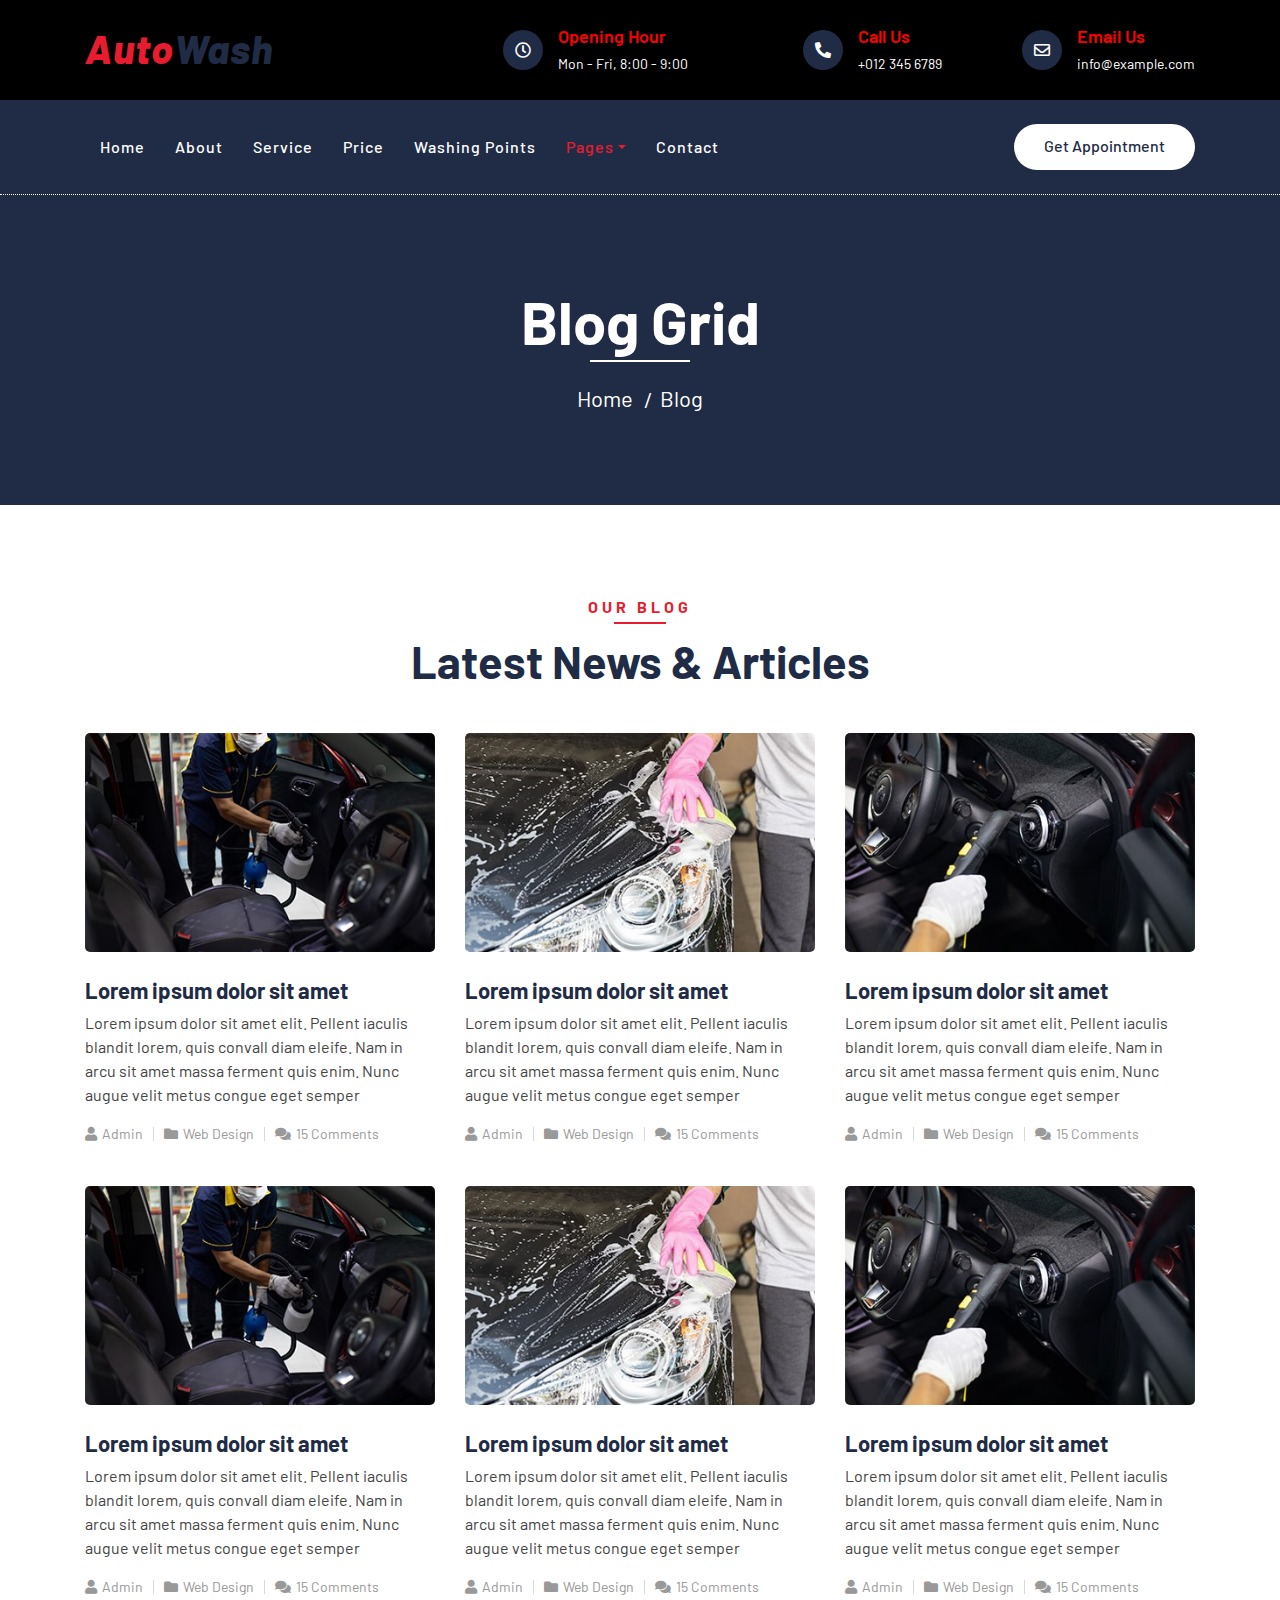
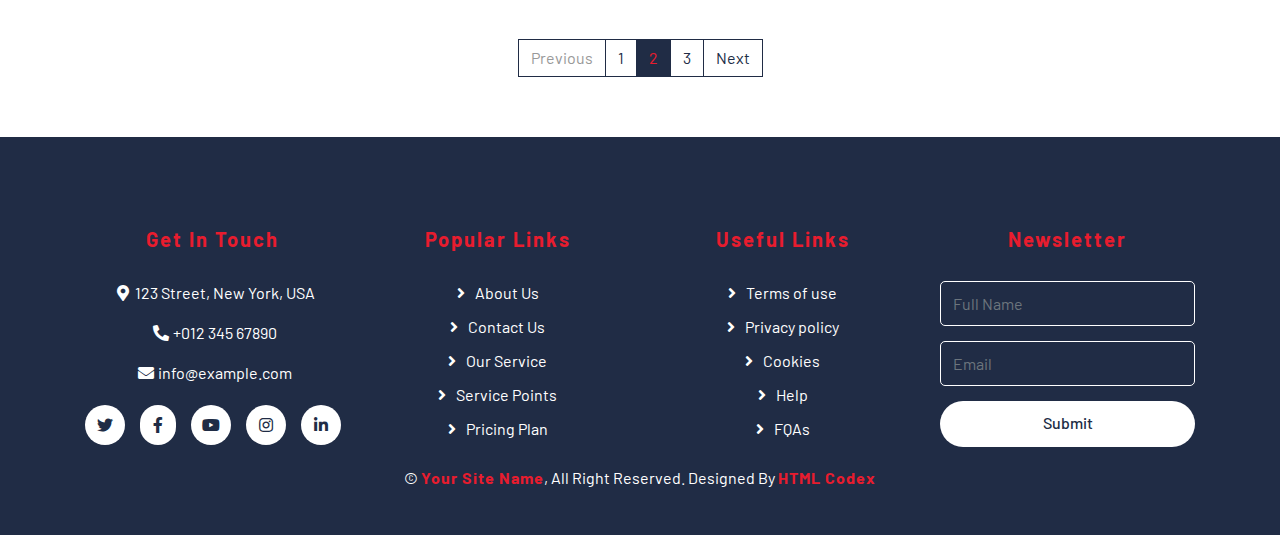
<file: blog.html>
<!DOCTYPE html>
<html lang="en">
    <head>
        <meta charset="utf-8">
        <title>AutoWash - Car Wash Website Template</title>
        <meta content="width=device-width, initial-scale=1.0" name="viewport">
        <meta content="Free Website Template" name="keywords">
        <meta content="Free Website Template" name="description">

        <!-- Favicon -->
        <link href="img/favicon.ico" rel="icon">

        <!-- Google Font -->
        <link href="https://fonts.googleapis.com/css2?family=Barlow:wght@400;500;600;700;800;900&display=swap" rel="stylesheet"> 
        
        <!-- CSS Libraries -->
        <link href="https://stackpath.bootstrapcdn.com/bootstrap/4.4.1/css/bootstrap.min.css" rel="stylesheet">
        <link href="https://cdnjs.cloudflare.com/ajax/libs/font-awesome/5.10.0/css/all.min.css" rel="stylesheet">
        <link href="lib/flaticon/font/flaticon.css" rel="stylesheet">
        <link href="lib/animate/animate.min.css" rel="stylesheet">
        <link href="lib/owlcarousel/assets/owl.carousel.min.css" rel="stylesheet">

        <!-- Template Stylesheet -->
        <link href="css/style.css" rel="stylesheet">
    </head>

    <body>
        <!-- Top Bar Start -->
        <div class="top-bar">
            <div class="container">
                <div class="row align-items-center">
                    <div class="col-lg-4 col-md-12">
                        <div class="logo">
                            <a href="index.html">
                                <h1>Auto<span>Wash</span></h1>
                                <!-- <img src="img/logo.jpg" alt="Logo"> -->
                            </a>
                        </div>
                    </div>
                    <div class="col-lg-8 col-md-7 d-none d-lg-block">
                        <div class="row">
                            <div class="col-4">
                                <div class="top-bar-item">
                                    <div class="top-bar-icon">
                                        <i class="far fa-clock"></i>
                                    </div>
                                    <div class="top-bar-text">
                                        <h3>Opening Hour</h3>
                                        <p>Mon - Fri, 8:00 - 9:00</p>
                                    </div>
                                </div>
                            </div>
                            <div class="col-4">
                                <div class="top-bar-item">
                                    <div class="top-bar-icon">
                                        <i class="fa fa-phone-alt"></i>
                                    </div>
                                    <div class="top-bar-text">
                                        <h3>Call Us</h3>
                                        <p>+012 345 6789</p>
                                    </div>
                                </div>
                            </div>
                            <div class="col-4">
                                <div class="top-bar-item">
                                    <div class="top-bar-icon">
                                        <i class="far fa-envelope"></i>
                                    </div>
                                    <div class="top-bar-text">
                                        <h3>Email Us</h3>
                                        <p>info@example.com</p>
                                    </div>
                                </div>
                            </div>
                        </div>
                    </div>
                </div>
            </div>
        </div>
        <!-- Top Bar End -->

        <!-- Nav Bar Start -->
        <div class="nav-bar">
            <div class="container">
                <nav class="navbar navbar-expand-lg bg-dark navbar-dark">
                    <a href="#" class="navbar-brand">MENU</a>
                    <button type="button" class="navbar-toggler" data-toggle="collapse" data-target="#navbarCollapse">
                        <span class="navbar-toggler-icon"></span>
                    </button>

                    <div class="collapse navbar-collapse justify-content-between" id="navbarCollapse">
                        <div class="navbar-nav mr-auto">
                            <a href="index.html" class="nav-item nav-link">Home</a>
                            <a href="about.html" class="nav-item nav-link">About</a>
                            <a href="service.html" class="nav-item nav-link">Service</a>
                            <a href="price.html" class="nav-item nav-link">Price</a>
                            <a href="location.html" class="nav-item nav-link">Washing Points</a>
                            <div class="nav-item dropdown">
                                <a href="#" class="nav-link dropdown-toggle active" data-toggle="dropdown">Pages</a>
                                <div class="dropdown-menu">
                                    <a href="blog.html" class="dropdown-item">Blog Grid</a>
                                    <a href="single.html" class="dropdown-item">Detail Page</a>
                                    <a href="team.html" class="dropdown-item">Team Member</a>
                                    <a href="booking.html" class="dropdown-item">Schedule Booking</a>
                                </div>
                            </div>
                            <a href="contact.html" class="nav-item nav-link">Contact</a>
                        </div>
                        <div class="ml-auto">
                            <a class="btn btn-custom" href="#">Get Appointment</a>
                        </div>
                    </div>
                </nav>
            </div>
        </div>
        <!-- Nav Bar End -->
        
        
        <!-- Page Header Start -->
        <div class="page-header">
            <div class="container">
                <div class="row">
                    <div class="col-12">
                        <h2>Blog Grid</h2>
                    </div>
                    <div class="col-12">
                        <a href="">Home</a>
                        <a href="">Blog</a>
                    </div>
                </div>
            </div>
        </div>
        <!-- Page Header End -->
        
        
        <!-- Blog Start -->
        <div class="blog">
            <div class="container">
                <div class="section-header text-center">
                    <p>Our Blog</p>
                    <h2>Latest news & articles</h2>
                </div>
                <div class="row">
                    <div class="col-lg-4">
                        <div class="blog-item">
                            <div class="blog-img">
                                <img src="img/blog-1.jpg" alt="Image">
                                <div class="meta-date">
                                    <span>01</span>
                                    <strong>Jan</strong>
                                    <span>2045</span>
                                </div>
                            </div>
                            <div class="blog-text">
                                <h3><a href="#">Lorem ipsum dolor sit amet</a></h3>
                                <p>
                                    Lorem ipsum dolor sit amet elit. Pellent iaculis blandit lorem, quis convall diam eleife. Nam in arcu sit amet massa ferment quis enim. Nunc  augue velit metus congue eget semper
                                </p>
                            </div>
                            <div class="blog-meta">
                                <p><i class="fa fa-user"></i><a href="">Admin</a></p>
                                <p><i class="fa fa-folder"></i><a href="">Web Design</a></p>
                                <p><i class="fa fa-comments"></i><a href="">15 Comments</a></p>
                            </div>
                        </div>
                    </div>
                    <div class="col-lg-4">
                        <div class="blog-item">
                            <div class="blog-img">
                                <img src="img/blog-2.jpg" alt="Image">
                                <div class="meta-date">
                                    <span>01</span>
                                    <strong>Jan</strong>
                                    <span>2045</span>
                                </div>
                            </div>
                            <div class="blog-text">
                                <h3><a href="#">Lorem ipsum dolor sit amet</a></h3>
                                <p>
                                    Lorem ipsum dolor sit amet elit. Pellent iaculis blandit lorem, quis convall diam eleife. Nam in arcu sit amet massa ferment quis enim. Nunc  augue velit metus congue eget semper
                                </p>
                            </div>
                            <div class="blog-meta">
                                <p><i class="fa fa-user"></i><a href="">Admin</a></p>
                                <p><i class="fa fa-folder"></i><a href="">Web Design</a></p>
                                <p><i class="fa fa-comments"></i><a href="">15 Comments</a></p>
                            </div>
                        </div>
                    </div>
                    <div class="col-lg-4">
                        <div class="blog-item">
                            <div class="blog-img">
                                <img src="img/blog-3.jpg" alt="Image">
                                <div class="meta-date">
                                    <span>01</span>
                                    <strong>Jan</strong>
                                    <span>2045</span>
                                </div>
                            </div>
                            <div class="blog-text">
                                <h3><a href="#">Lorem ipsum dolor sit amet</a></h3>
                                <p>
                                    Lorem ipsum dolor sit amet elit. Pellent iaculis blandit lorem, quis convall diam eleife. Nam in arcu sit amet massa ferment quis enim. Nunc  augue velit metus congue eget semper
                                </p>
                            </div>
                            <div class="blog-meta">
                                <p><i class="fa fa-user"></i><a href="">Admin</a></p>
                                <p><i class="fa fa-folder"></i><a href="">Web Design</a></p>
                                <p><i class="fa fa-comments"></i><a href="">15 Comments</a></p>
                            </div>
                        </div>
                    </div>
                    <div class="col-lg-4">
                        <div class="blog-item">
                            <div class="blog-img">
                                <img src="img/blog-1.jpg" alt="Image">
                                <div class="meta-date">
                                    <span>01</span>
                                    <strong>Jan</strong>
                                    <span>2045</span>
                                </div>
                            </div>
                            <div class="blog-text">
                                <h3><a href="#">Lorem ipsum dolor sit amet</a></h3>
                                <p>
                                    Lorem ipsum dolor sit amet elit. Pellent iaculis blandit lorem, quis convall diam eleife. Nam in arcu sit amet massa ferment quis enim. Nunc  augue velit metus congue eget semper
                                </p>
                            </div>
                            <div class="blog-meta">
                                <p><i class="fa fa-user"></i><a href="">Admin</a></p>
                                <p><i class="fa fa-folder"></i><a href="">Web Design</a></p>
                                <p><i class="fa fa-comments"></i><a href="">15 Comments</a></p>
                            </div>
                        </div>
                    </div>
                    <div class="col-lg-4">
                        <div class="blog-item">
                            <div class="blog-img">
                                <img src="img/blog-2.jpg" alt="Image">
                                <div class="meta-date">
                                    <span>01</span>
                                    <strong>Jan</strong>
                                    <span>2045</span>
                                </div>
                            </div>
                            <div class="blog-text">
                                <h3><a href="#">Lorem ipsum dolor sit amet</a></h3>
                                <p>
                                    Lorem ipsum dolor sit amet elit. Pellent iaculis blandit lorem, quis convall diam eleife. Nam in arcu sit amet massa ferment quis enim. Nunc  augue velit metus congue eget semper
                                </p>
                            </div>
                            <div class="blog-meta">
                                <p><i class="fa fa-user"></i><a href="">Admin</a></p>
                                <p><i class="fa fa-folder"></i><a href="">Web Design</a></p>
                                <p><i class="fa fa-comments"></i><a href="">15 Comments</a></p>
                            </div>
                        </div>
                    </div>
                    <div class="col-lg-4">
                        <div class="blog-item">
                            <div class="blog-img">
                                <img src="img/blog-3.jpg" alt="Image">
                                <div class="meta-date">
                                    <span>01</span>
                                    <strong>Jan</strong>
                                    <span>2045</span>
                                </div>
                            </div>
                            <div class="blog-text">
                                <h3><a href="#">Lorem ipsum dolor sit amet</a></h3>
                                <p>
                                    Lorem ipsum dolor sit amet elit. Pellent iaculis blandit lorem, quis convall diam eleife. Nam in arcu sit amet massa ferment quis enim. Nunc  augue velit metus congue eget semper
                                </p>
                            </div>
                            <div class="blog-meta">
                                <p><i class="fa fa-user"></i><a href="">Admin</a></p>
                                <p><i class="fa fa-folder"></i><a href="">Web Design</a></p>
                                <p><i class="fa fa-comments"></i><a href="">15 Comments</a></p>
                            </div>
                        </div>
                    </div>
                </div>
                <div class="row">
                    <div class="col-12">
                        <ul class="pagination justify-content-center">
                            <li class="page-item disabled"><a class="page-link" href="#">Previous</a></li>
                            <li class="page-item"><a class="page-link" href="#">1</a></li>
                            <li class="page-item active"><a class="page-link" href="#">2</a></li>
                            <li class="page-item"><a class="page-link" href="#">3</a></li>
                            <li class="page-item"><a class="page-link" href="#">Next</a></li>
                        </ul> 
                    </div>
                </div>
            </div>
        </div>
        <!-- Blog End -->


        <!-- Footer Start -->
        <div class="footer">
            <div class="container">
                <div class="row">
                    <div class="col-lg-3 col-md-6">
                        <div class="footer-contact">
                            <h2>Get In Touch</h2>
                            <p><i class="fa fa-map-marker-alt"></i>123 Street, New York, USA</p>
                            <p><i class="fa fa-phone-alt"></i>+012 345 67890</p>
                            <p><i class="fa fa-envelope"></i>info@example.com</p>
                            <div class="footer-social">
                                <a class="btn" href=""><i class="fab fa-twitter"></i></a>
                                <a class="btn" href=""><i class="fab fa-facebook-f"></i></a>
                                <a class="btn" href=""><i class="fab fa-youtube"></i></a>
                                <a class="btn" href=""><i class="fab fa-instagram"></i></a>
                                <a class="btn" href=""><i class="fab fa-linkedin-in"></i></a>
                            </div>
                        </div>
                    </div>
                    <div class="col-lg-3 col-md-6">
                        <div class="footer-link">
                            <h2>Popular Links</h2>
                            <a href="">About Us</a>
                            <a href="">Contact Us</a>
                            <a href="">Our Service</a>
                            <a href="">Service Points</a>
                            <a href="">Pricing Plan</a>
                        </div>
                    </div>
                    <div class="col-lg-3 col-md-6">
                        <div class="footer-link">
                            <h2>Useful Links</h2>
                            <a href="">Terms of use</a>
                            <a href="">Privacy policy</a>
                            <a href="">Cookies</a>
                            <a href="">Help</a>
                            <a href="">FQAs</a>
                        </div>
                    </div>
                    <div class="col-lg-3 col-md-6">
                        <div class="footer-newsletter">
                            <h2>Newsletter</h2>
                            <form>
                                <input class="form-control" placeholder="Full Name">
                                <input class="form-control" placeholder="Email">
                                <button class="btn btn-custom">Submit</button>
                            </form>
                        </div>
                    </div>
                </div>
            </div>
            <div class="container copyright">
                <p>&copy; <a href="#">Your Site Name</a>, All Right Reserved. Designed By <a href="https://htmlcodex.com">HTML Codex</a></p>
            </div>
        </div>
        <!-- Footer End -->
        
        <!-- Back to top button -->
        <a href="#" class="back-to-top"><i class="fa fa-chevron-up"></i></a>
        
        <!-- Pre Loader -->
        <div id="loader" class="show">
            <div class="loader"></div>
        </div>

        <!-- JavaScript Libraries -->
        <script src="https://code.jquery.com/jquery-3.4.1.min.js"></script>
        <script src="https://stackpath.bootstrapcdn.com/bootstrap/4.4.1/js/bootstrap.bundle.min.js"></script>
        <script src="lib/easing/easing.min.js"></script>
        <script src="lib/owlcarousel/owl.carousel.min.js"></script>
        <script src="lib/waypoints/waypoints.min.js"></script>
        <script src="lib/counterup/counterup.min.js"></script>
        
        <!-- Contact Javascript File -->
        <script src="mail/jqBootstrapValidation.min.js"></script>
        <script src="mail/contact.js"></script>

        <!-- Template Javascript -->
        <script src="js/main.js"></script>
    </body>
</html>
</file>
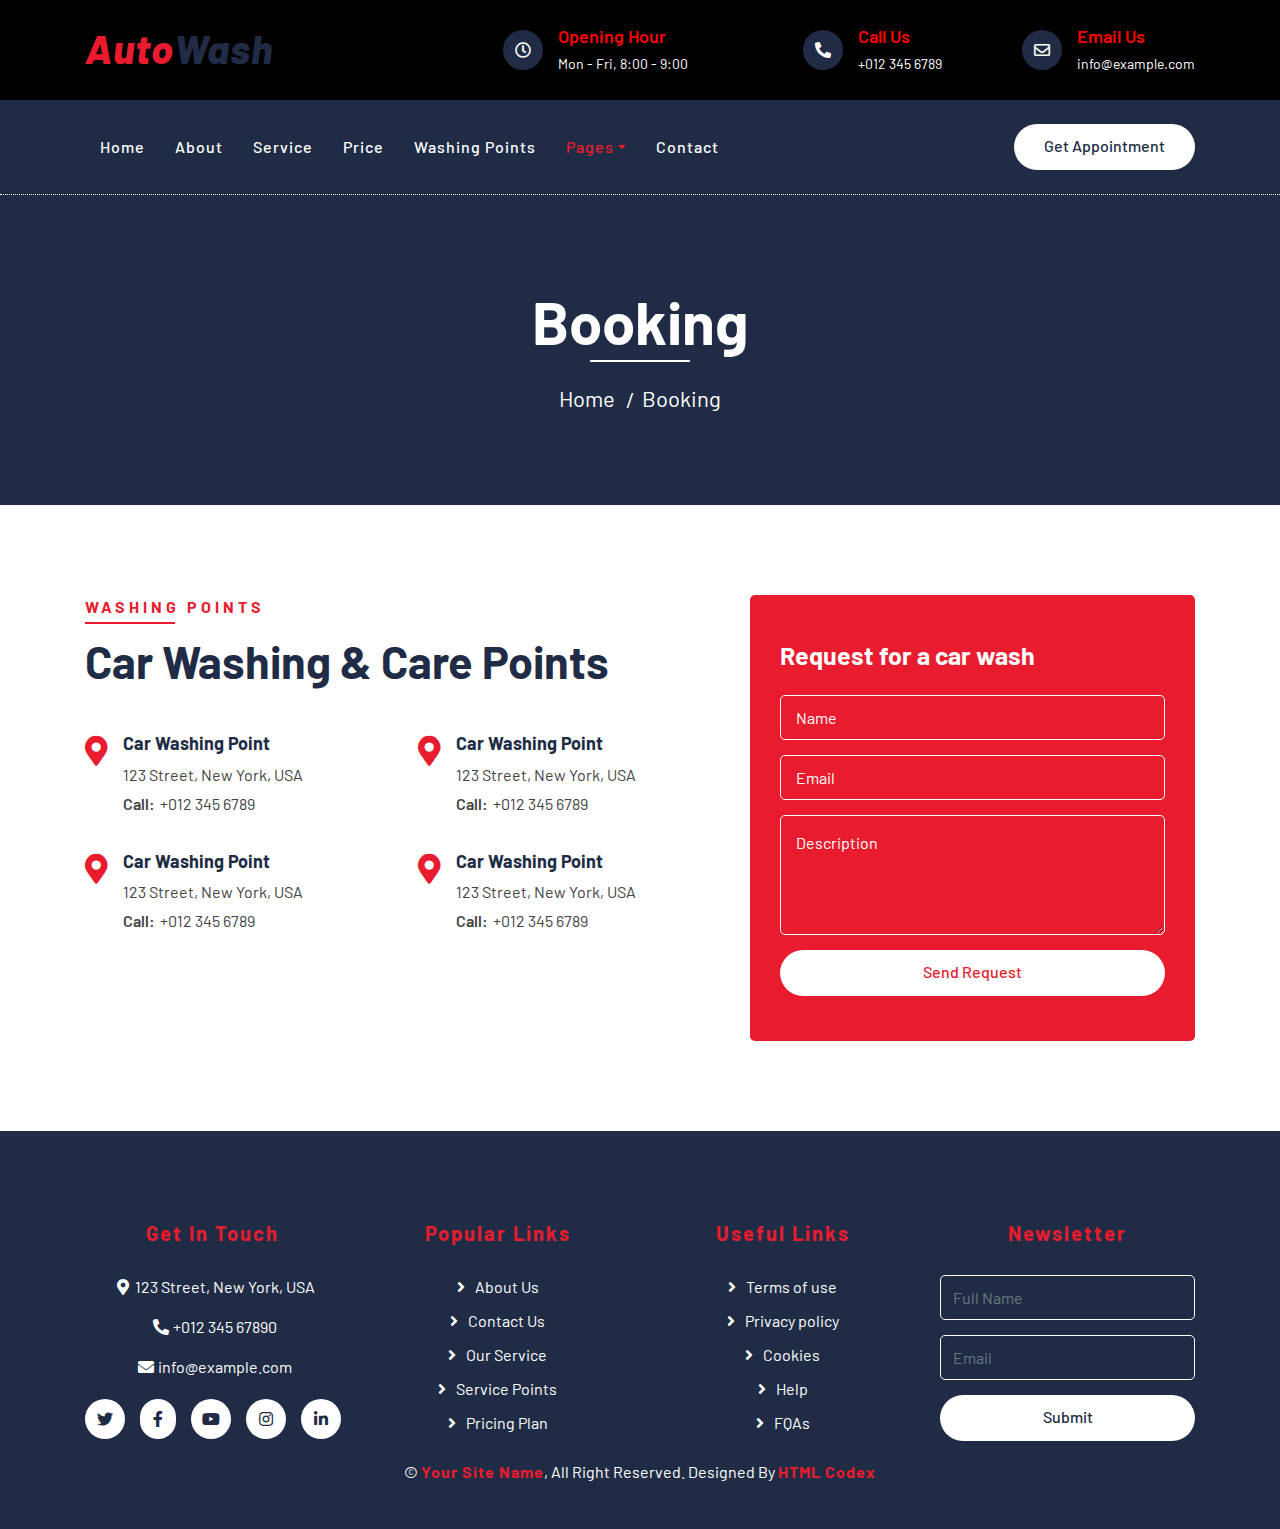
<file: booking.html>
<!DOCTYPE html>
<html lang="en">
    <head>
        <meta charset="utf-8">
        <title>AutoWash - Car Wash Website Template</title>
        <meta content="width=device-width, initial-scale=1.0" name="viewport">
        <meta content="Free Website Template" name="keywords">
        <meta content="Free Website Template" name="description">

        <!-- Favicon -->
        <link href="img/favicon.ico" rel="icon">

        <!-- Google Font -->
        <link href="https://fonts.googleapis.com/css2?family=Barlow:wght@400;500;600;700;800;900&display=swap" rel="stylesheet"> 
        
        <!-- CSS Libraries -->
        <link href="https://stackpath.bootstrapcdn.com/bootstrap/4.4.1/css/bootstrap.min.css" rel="stylesheet">
        <link href="https://cdnjs.cloudflare.com/ajax/libs/font-awesome/5.10.0/css/all.min.css" rel="stylesheet">
        <link href="lib/flaticon/font/flaticon.css" rel="stylesheet">
        <link href="lib/animate/animate.min.css" rel="stylesheet">
        <link href="lib/owlcarousel/assets/owl.carousel.min.css" rel="stylesheet">

        <!-- Template Stylesheet -->
        <link href="css/style.css" rel="stylesheet">
    </head>

    <body>
        <!-- Top Bar Start -->
        <div class="top-bar">
            <div class="container">
                <div class="row align-items-center">
                    <div class="col-lg-4 col-md-12">
                        <div class="logo">
                            <a href="index.html">
                                <h1>Auto<span>Wash</span></h1>
                                <!-- <img src="img/logo.jpg" alt="Logo"> -->
                            </a>
                        </div>
                    </div>
                    <div class="col-lg-8 col-md-7 d-none d-lg-block">
                        <div class="row">
                            <div class="col-4">
                                <div class="top-bar-item">
                                    <div class="top-bar-icon">
                                        <i class="far fa-clock"></i>
                                    </div>
                                    <div class="top-bar-text">
                                        <h3>Opening Hour</h3>
                                        <p>Mon - Fri, 8:00 - 9:00</p>
                                    </div>
                                </div>
                            </div>
                            <div class="col-4">
                                <div class="top-bar-item">
                                    <div class="top-bar-icon">
                                        <i class="fa fa-phone-alt"></i>
                                    </div>
                                    <div class="top-bar-text">
                                        <h3>Call Us</h3>
                                        <p>+012 345 6789</p>
                                    </div>
                                </div>
                            </div>
                            <div class="col-4">
                                <div class="top-bar-item">
                                    <div class="top-bar-icon">
                                        <i class="far fa-envelope"></i>
                                    </div>
                                    <div class="top-bar-text">
                                        <h3>Email Us</h3>
                                        <p>info@example.com</p>
                                    </div>
                                </div>
                            </div>
                        </div>
                    </div>
                </div>
            </div>
        </div>
        <!-- Top Bar End -->

        <!-- Nav Bar Start -->
        <div class="nav-bar">
            <div class="container">
                <nav class="navbar navbar-expand-lg bg-dark navbar-dark">
                    <a href="#" class="navbar-brand">MENU</a>
                    <button type="button" class="navbar-toggler" data-toggle="collapse" data-target="#navbarCollapse">
                        <span class="navbar-toggler-icon"></span>
                    </button>

                    <div class="collapse navbar-collapse justify-content-between" id="navbarCollapse">
                        <div class="navbar-nav mr-auto">
                            <a href="index.html" class="nav-item nav-link">Home</a>
                            <a href="about.html" class="nav-item nav-link">About</a>
                            <a href="service.html" class="nav-item nav-link">Service</a>
                            <a href="price.html" class="nav-item nav-link">Price</a>
                            <a href="location.html" class="nav-item nav-link">Washing Points</a>
                            <div class="nav-item dropdown">
                                <a href="#" class="nav-link dropdown-toggle active" data-toggle="dropdown">Pages</a>
                                <div class="dropdown-menu">
                                    <a href="blog.html" class="dropdown-item">Blog Grid</a>
                                    <a href="single.html" class="dropdown-item">Detail Page</a>
                                    <a href="team.html" class="dropdown-item">Team Member</a>
                                    <a href="booking.html" class="dropdown-item">Schedule Booking</a>
                                </div>
                            </div>
                            <a href="contact.html" class="nav-item nav-link">Contact</a>
                        </div>
                        <div class="ml-auto">
                            <a class="btn btn-custom" href="#">Get Appointment</a>
                        </div>
                    </div>
                </nav>
            </div>
        </div>
        <!-- Nav Bar End -->
        
        
        <!-- Page Header Start -->
        <div class="page-header">
            <div class="container">
                <div class="row">
                    <div class="col-12">
                        <h2>Booking</h2>
                    </div>
                    <div class="col-12">
                        <a href="">Home</a>
                        <a href="">Booking</a>
                    </div>
                </div>
            </div>
        </div>
        <!-- Page Header End -->
        
        
        <!-- Location Start -->
        <div class="location">
            <div class="container">
                <div class="row">
                    <div class="col-lg-7">
                        <div class="section-header text-left">
                            <p>Washing Points</p>
                            <h2>Car Washing & Care Points</h2>
                        </div>
                        <div class="row">
                            <div class="col-md-6">
                                <div class="location-item">
                                    <i class="fa fa-map-marker-alt"></i>
                                    <div class="location-text">
                                        <h3>Car Washing Point</h3>
                                        <p>123 Street, New York, USA</p>
                                        <p><strong>Call:</strong>+012 345 6789</p>
                                    </div>
                                </div>
                            </div>
                            <div class="col-md-6">
                                <div class="location-item">
                                    <i class="fa fa-map-marker-alt"></i>
                                    <div class="location-text">
                                        <h3>Car Washing Point</h3>
                                        <p>123 Street, New York, USA</p>
                                        <p><strong>Call:</strong>+012 345 6789</p>
                                    </div>
                                </div>
                            </div>
                            <div class="col-md-6">
                                <div class="location-item">
                                    <i class="fa fa-map-marker-alt"></i>
                                    <div class="location-text">
                                        <h3>Car Washing Point</h3>
                                        <p>123 Street, New York, USA</p>
                                        <p><strong>Call:</strong>+012 345 6789</p>
                                    </div>
                                </div>
                            </div>
                            <div class="col-md-6">
                                <div class="location-item">
                                    <i class="fa fa-map-marker-alt"></i>
                                    <div class="location-text">
                                        <h3>Car Washing Point</h3>
                                        <p>123 Street, New York, USA</p>
                                        <p><strong>Call:</strong>+012 345 6789</p>
                                    </div>
                                </div>
                            </div>
                        </div>
                    </div>
                    <div class="col-lg-5">
                        <div class="location-form">
                            <h3>Request for a car wash</h3>
                            <form>
                                <div class="control-group">
                                    <input type="text" class="form-control" placeholder="Name" required="required" />
                                </div>
                                <div class="control-group">
                                    <input type="email" class="form-control" placeholder="Email" required="required" />
                                </div>
                                <div class="control-group">
                                    <textarea class="form-control" placeholder="Description" required="required"></textarea>
                                </div>
                                <div>
                                    <button class="btn btn-custom" type="submit">Send Request</button>
                                </div>
                            </form>
                        </div>
                    </div>
                </div>
            </div>
        </div>
        <!-- Location End -->
        
        
        <!-- Footer Start -->
        <div class="footer">
            <div class="container">
                <div class="row">
                    <div class="col-lg-3 col-md-6">
                        <div class="footer-contact">
                            <h2>Get In Touch</h2>
                            <p><i class="fa fa-map-marker-alt"></i>123 Street, New York, USA</p>
                            <p><i class="fa fa-phone-alt"></i>+012 345 67890</p>
                            <p><i class="fa fa-envelope"></i>info@example.com</p>
                            <div class="footer-social">
                                <a class="btn" href=""><i class="fab fa-twitter"></i></a>
                                <a class="btn" href=""><i class="fab fa-facebook-f"></i></a>
                                <a class="btn" href=""><i class="fab fa-youtube"></i></a>
                                <a class="btn" href=""><i class="fab fa-instagram"></i></a>
                                <a class="btn" href=""><i class="fab fa-linkedin-in"></i></a>
                            </div>
                        </div>
                    </div>
                    <div class="col-lg-3 col-md-6">
                        <div class="footer-link">
                            <h2>Popular Links</h2>
                            <a href="">About Us</a>
                            <a href="">Contact Us</a>
                            <a href="">Our Service</a>
                            <a href="">Service Points</a>
                            <a href="">Pricing Plan</a>
                        </div>
                    </div>
                    <div class="col-lg-3 col-md-6">
                        <div class="footer-link">
                            <h2>Useful Links</h2>
                            <a href="">Terms of use</a>
                            <a href="">Privacy policy</a>
                            <a href="">Cookies</a>
                            <a href="">Help</a>
                            <a href="">FQAs</a>
                        </div>
                    </div>
                    <div class="col-lg-3 col-md-6">
                        <div class="footer-newsletter">
                            <h2>Newsletter</h2>
                            <form>
                                <input class="form-control" placeholder="Full Name">
                                <input class="form-control" placeholder="Email">
                                <button class="btn btn-custom">Submit</button>
                            </form>
                        </div>
                    </div>
                </div>
            </div>
            <div class="container copyright">
                <p>&copy; <a href="#">Your Site Name</a>, All Right Reserved. Designed By <a href="https://htmlcodex.com">HTML Codex</a></p>
            </div>
        </div>
        <!-- Footer End -->
        
        <!-- Back to top button -->
        <a href="#" class="back-to-top"><i class="fa fa-chevron-up"></i></a>
        
        <!-- Pre Loader -->
        <div id="loader" class="show">
            <div class="loader"></div>
        </div>

        <!-- JavaScript Libraries -->
        <script src="https://code.jquery.com/jquery-3.4.1.min.js"></script>
        <script src="https://stackpath.bootstrapcdn.com/bootstrap/4.4.1/js/bootstrap.bundle.min.js"></script>
        <script src="lib/easing/easing.min.js"></script>
        <script src="lib/owlcarousel/owl.carousel.min.js"></script>
        <script src="lib/waypoints/waypoints.min.js"></script>
        <script src="lib/counterup/counterup.min.js"></script>
        
        <!-- Contact Javascript File -->
        <script src="mail/jqBootstrapValidation.min.js"></script>
        <script src="mail/contact.js"></script>

        <!-- Template Javascript -->
        <script src="js/main.js"></script>
    </body>
</html>
</file>
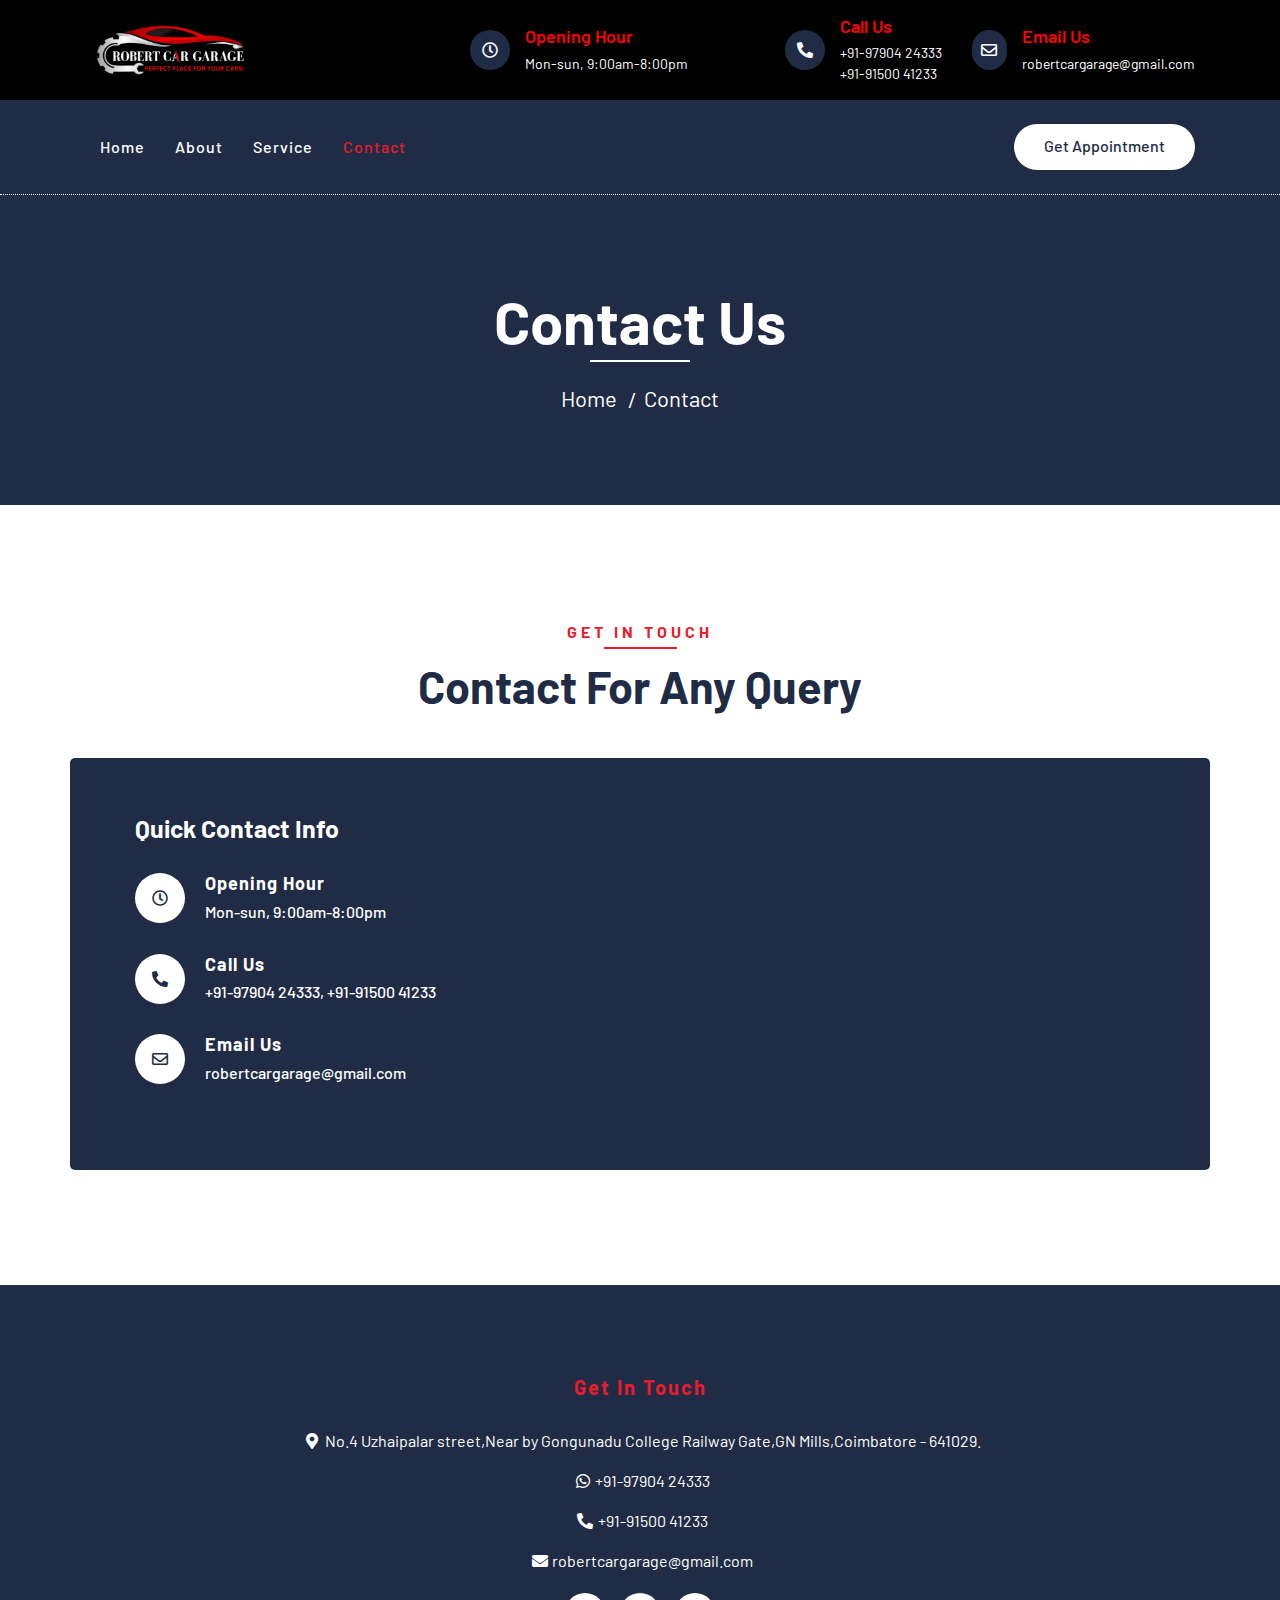
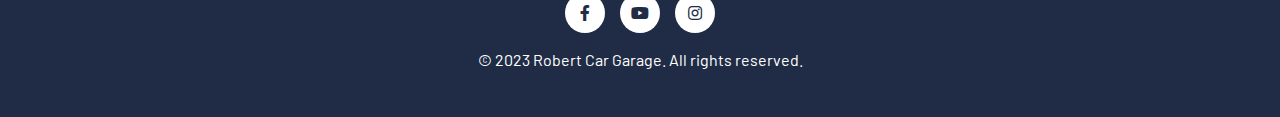
<file: contact.html>
<!DOCTYPE html>
<html lang="en">
    <head>
        <meta charset="utf-8">
        <title>RCG - Car Care</title>
        <meta content="width=device-width, initial-scale=1.0" name="viewport">
        <meta content="Free Website Template" name="keywords">
        <meta content="Free Website Template" name="description">

        <!-- Favicon -->
        <link href="rac.jpg" rel="icon" >


        <!-- Google Font -->
        <link href="https://fonts.googleapis.com/css2?family=Barlow:wght@400;500;600;700;800;900&display=swap" rel="stylesheet"> 
        
        <!-- CSS Libraries -->
        <link href="https://stackpath.bootstrapcdn.com/bootstrap/4.4.1/css/bootstrap.min.css" rel="stylesheet">
        <link href="https://cdnjs.cloudflare.com/ajax/libs/font-awesome/5.10.0/css/all.min.css" rel="stylesheet">
        <link href="lib/flaticon/font/flaticon.css" rel="stylesheet">
        <link href="lib/animate/animate.min.css" rel="stylesheet">
        <link href="lib/owlcarousel/assets/owl.carousel.min.css" rel="stylesheet">

        <!-- Template Stylesheet -->
        <link href="css/style.css" rel="stylesheet">
    </head>

    <body>
        <!-- Top Bar Start -->
        <div class="top-bar">
            <div class="container">
                <div class="row align-items-center">
                    <div class="col-lg-4 col-md-12">
                        <div class="logo">
                            <a href="index.html">
                                                                
                                                                <!--h1>Robert<span>Car<span>Garage</span></h1-->

                                <img src="img/rcg-logo.jpg" alt="Logo">
                            </a>
                        </div>
                    </div>
                    <div class="col-lg-8 col-md-7 d-none d-lg-block">
                        <div class="row align-items-center">
                            <div class="col-4">
                                <div class="top-bar-item">
                                    <div class="top-bar-icon">
                                        <i class="far fa-clock"></i>
                                    </div>
                                    <div class="top-bar-text">
                                        <h3>Opening Hour</h3>
                                        <p>Mon-sun, 9:00am-8:00pm</p>
                                    </div>
                                </div>
                            </div>
                            <div class="col-4">
                                <div class="top-bar-item">
                                    <div class="top-bar-icon">
                                        <i class="fa fa-phone-alt"></i>
                                    </div>
                                    <div class="top-bar-text">
                                        <h3>Call Us</h3>
                                        <p><a href="tel:9790424333">+91-97904 24333</a></p>
                                        <p><a href="tel:9150041233">+91-91500 41233</a></p>
                                    </div>
                                </div>
                            </div>
                            <div class="col-4">
                                <div class="top-bar-item">
                                    <div class="top-bar-icon">
                                        <i class="far fa-envelope"></i>
                                    </div>
                                    <div class="top-bar-text">
                                        <h3>Email Us</h3>
                                        <p>robertcargarage@gmail.com</p>
                                    </div>
                                </div>
                            </div>
                        </div>
                    </div>
                </div>
            </div>
        </div>
        <!-- Top Bar End -->

        <!-- Nav Bar Start -->
        <div class="nav-bar">
            <div class="container">
                <nav class="navbar navbar-expand-lg bg-dark navbar-dark">
                    <a href="#" class="navbar-brand">MENU</a>
                    <button type="button" class="navbar-toggler" data-toggle="collapse" data-target="#navbarCollapse">
                        <span class="navbar-toggler-icon"></span>
                    </button>

                    <div class="collapse navbar-collapse justify-content-between" id="navbarCollapse">
                        <div class="navbar-nav mr-auto">
                            <a href="index.html" class="nav-item nav-link ">Home</a>
                            <a href="about.html" class="nav-item nav-link">About</a>
                            <a href="service.html" class="nav-item nav-link">Service</a>

                            
                            <!--a href="location.html" class="nav-item nav-link">Washing Points
                            <div class="nav-item dropdown">
                                <a href="#" class="nav-link dropdown-toggle" data-toggle="dropdown">Pages</a>
                                <div class="dropdown-menu">
                                    <a href="blog.html" class="dropdown-item">Blog Grid</a>
                                    <a href="single.html" class="dropdown-item">Detail Page</a>
                                    <a href="team.html" class="dropdown-item">Team Member</a>
                                    <a href="booking.html" class="dropdown-item">Schedule Booking</a>
                                </div>
                            </div-->
                            <a href="contact.html" class="nav-item nav-link active">Contact</a>
                            <a href="https://forms.gle/dj7sHKoCDaAvtxGr6" target="_blank" class="nav-item nav-link mob-view Appointment">Get Appointment</a>
                        </div>
                        
                        <div class="ml-auto">
                            <a class="btn btn-custom" target="_blank" href="https://forms.gle/dj7sHKoCDaAvtxGr6">Get Appointment</a>
                        </div>
                    </div>
                </nav>
            </div>
        </div>
        <!-- Nav Bar End -->
        
        
        <!-- Page Header Start -->
        <div class="page-header">
            <div class="container">
                <div class="row">
                    <div class="col-12">
                        <h2>Contact Us</h2>
                    </div>
                    <div class="col-12">
                        <a href="index.html">Home</a>
                        <a href="contact.html">Contact</a>
                    </div>
                </div>
            </div>
        </div>
        <!-- Page Header End -->
        
        
        <!-- Contact Start -->
        <div class="contact">
            <div class="container">
                <div class="section-header text-center">
                    <p>Get In Touch</p>
                    <h2>Contact for any query</h2>
                </div>
                <div class="row">
                    <div class="col-md-6">
                        <div class="contact-info">
                            <h2>Quick Contact Info</h2>
                            <div class="contact-info-item">
                                <div class="contact-info-icon">
                                    <i class="far fa-clock"></i>
                                </div>
                                <div class="contact-info-text">
                                    <h3>Opening Hour</h3>
                                    <p>Mon-sun, 9:00am-8:00pm</p>
                                </div>
                            </div>
                            <div class="contact-info-item">
                                <div class="contact-info-icon">
                                    <i class="fa fa-phone-alt"></i>
                                </div>
                                <div class="contact-info-text">
                                    <h3>Call Us</h3> 
                                    <p class="call-time"> <a href="tel:9790424333">+91-97904 24333</a>, <a href="tel:9150041233">+91-91500 41233</a></p>
                                    
                                    <!-- <p></p> -->
                                </div>
                            </div>
                            <div class="contact-info-item">
                                <div class="contact-info-icon">
                                    <i class="far fa-envelope"></i>
                                </div>
                                <div class="contact-info-text">
                                    <h3>Email Us</h3>
                                    <p><a href="mailto:robertcargarage@gmail.com">robertcargarage@gmail.com</a></p>
                                </div>
                            </div>
                        </div>
                    </div>
                    <!--div class="col-md-7">
                        <div class="contact-form">
                            <div id="success"></div>
                            <form name="sentMessage" id="contactForm" novalidate="novalidate">
                                <div class="control-group">
                                    <input type="text" class="form-control" id="name" placeholder="Your Name" required="required" data-validation-required-message="Please enter your name" />
                                    <p class="help-block text-danger"></p>
                                </div>
                                <div class="control-group">
                                    <input type="email" class="form-control" id="email" placeholder="Your Email" required="required" data-validation-required-message="Please enter your email" />
                                    <p class="help-block text-danger"></p>
                                </div>
                                <div class="control-group">
                                    <input type="text" class="form-control" id="subject" placeholder="Subject" required="required" data-validation-required-message="Please enter a subject" />
                                    <p class="help-block text-danger"></p>
                                </div>
                                <div class="control-group">
                                    <textarea class="form-control" id="message" placeholder="Message" required="required" data-validation-required-message="Please enter your message"></textarea>
                                    <p class="help-block text-danger"></p>
                                </div>
                                <div>
                                    <button class="btn btn-custom" type="submit" id="sendMessageButton">Send Message</button>
                                </div>
                            </form>
                        </div>
                    </div-->
                    <div class="col-md-6 map-container">
                        <iframe src="https://www.google.com/maps/embed?pb=!1m17!1m12!1m3!1d3915.69442212309!2d76.94769667504599!3d11.06152148910511!2m3!1f0!2f0!3f0!3m2!1i1024!2i768!4f13.1!3m2!1m1!2zMTHCsDAzJzQxLjUiTiA3NsKwNTcnMDEuMCJF!5e0!3m2!1sen!2sin!4v1702048843109!5m2!1sen!2sin" width="100%" height="100%" class="web-view" style="border:0;" allowfullscreen="" loading="lazy" referrerpolicy="no-referrer-when-downgrade"></iframe>
                        <iframe src="https://www.google.com/maps/embed?pb=!1m17!1m12!1m3!1d3915.69442212309!2d76.94769667504599!3d11.06152148910511!2m3!1f0!2f0!3f0!3m2!1i1024!2i768!4f13.1!3m2!1m1!2zMTHCsDAzJzQxLjUiTiA3NsKwNTcnMDEuMCJF!5e0!3m2!1sen!2sin!4v1702048843109!5m2!1sen!2sin" width="100%" height="400" class="mob-view" style="border:0;" allowfullscreen="" loading="lazy" referrerpolicy="no-referrer-when-downgrade"></iframe>
                    </div>
                </div>
            </div>
        </div>
        <!-- Contact End -->


        <!-- Footer Start -->
        <div class="footer">
            <div class="container">
                <!--div class="row">
                    <div class="col-lg-3 col-md-6"-->
                        <div class="footer-contact">
                            <h2>Get In Touch</h2>
                            <p><i class="fa fa-map-marker-alt"></i>No.4 Uzhaipalar street,Near by Gongunadu College Railway Gate,GN Mills,Coimbatore - 641029.</p>
                            <p><a href="https://wa.me/+919790424333" target="_blank"><i class="fab fa-whatsapp"></i>+91-97904 24333 </a></p>
                            <p><a href="tel:9150041233"><i class="fa fa-phone-alt"></i>+91-91500 41233</a></p>
                            <p><a href="mailto:robertcargarage@gmail.com"><i class="fa fa-envelope"></i>robertcargarage@gmail.com</a></p>
                            <div class="footer-social">
                                <a class="btn" href="https://www.facebook.com/people/Robert-CAR-Garage/61554318011546/" target="_blank"><i class="fab fa-facebook-f"></i></a>
                                <a class="btn" href="https://www.youtube.com/@ROBERTCARGARAGE" target="_blank"><i class="fab fa-youtube"></i></a>
                                
                                <a class="btn" href="https://instagram.com/robert_car_garage_?utm_source=qr" target="_blank"><i class="fab fa-instagram"></i></a>
                                
                            </div>
                        </div>
                    <!--/div>
                    <!--div class="col-lg-3 col-md-6">
                        <div class="footer-link">
                            <h2>Popular Links</h2>
                            <a href="">About Us</a>
                            <a href="">Contact Us</a>
                            <a href="">Our Service</a>
                            <a href="">Service Points</a>
                            
                        </div>
                    </div>
                    <div class="col-lg-3 col-md-6">
                        <div class="footer-link">
                            <h2>Useful Links</h2>
                            <a href="">Terms of use</a>
                            <a href="">Privacy policy</a>
                            <a href="">Cookies</a>
                            <a href="">Help</a>
                            <a href="">FQAs</a>
                        </div>
                    </div>
                    <div class="col-lg-3 col-md-6">
                        <div class="footer-newsletter">
                            <h2>Newsletter</h2>
                            <form>
                                <input class="form-control" placeholder="Full Name">
                                <input class="form-control" placeholder="Email">
                                <button class="btn btn-custom">Submit</button>
                            </form>
                        </div>
                    </div-->
                </div-->
            </div>
            <div class="container copyright">
                <p>&copy; 2023 Robert Car Garage. All rights reserved.</p>
            </div>
        </div>
        <!-- Footer End -->
        
        <!-- Back to top button -->
        <a href="#" class="back-to-top"><i class="fa fa-chevron-up"></i></a>
        
        <!-- Pre Loader -->
        <div id="loader" class="show">
            <div class="loader"></div>
        </div>

        <!-- JavaScript Libraries -->
        <script src="https://code.jquery.com/jquery-3.4.1.min.js"></script>
        <script src="https://stackpath.bootstrapcdn.com/bootstrap/4.4.1/js/bootstrap.bundle.min.js"></script>
        <script src="lib/easing/easing.min.js"></script>
        <script src="lib/owlcarousel/owl.carousel.min.js"></script>
        <script src="lib/waypoints/waypoints.min.js"></script>
        <script src="lib/counterup/counterup.min.js"></script>
        
        <!-- Contact Javascript File -->
        <script src="mail/jqBootstrapValidation.min.js"></script>
        <script src="mail/contact.js"></script>

        <!-- Template Javascript -->
        <script src="js/main.js"></script>
    </body>
</html>
</file>
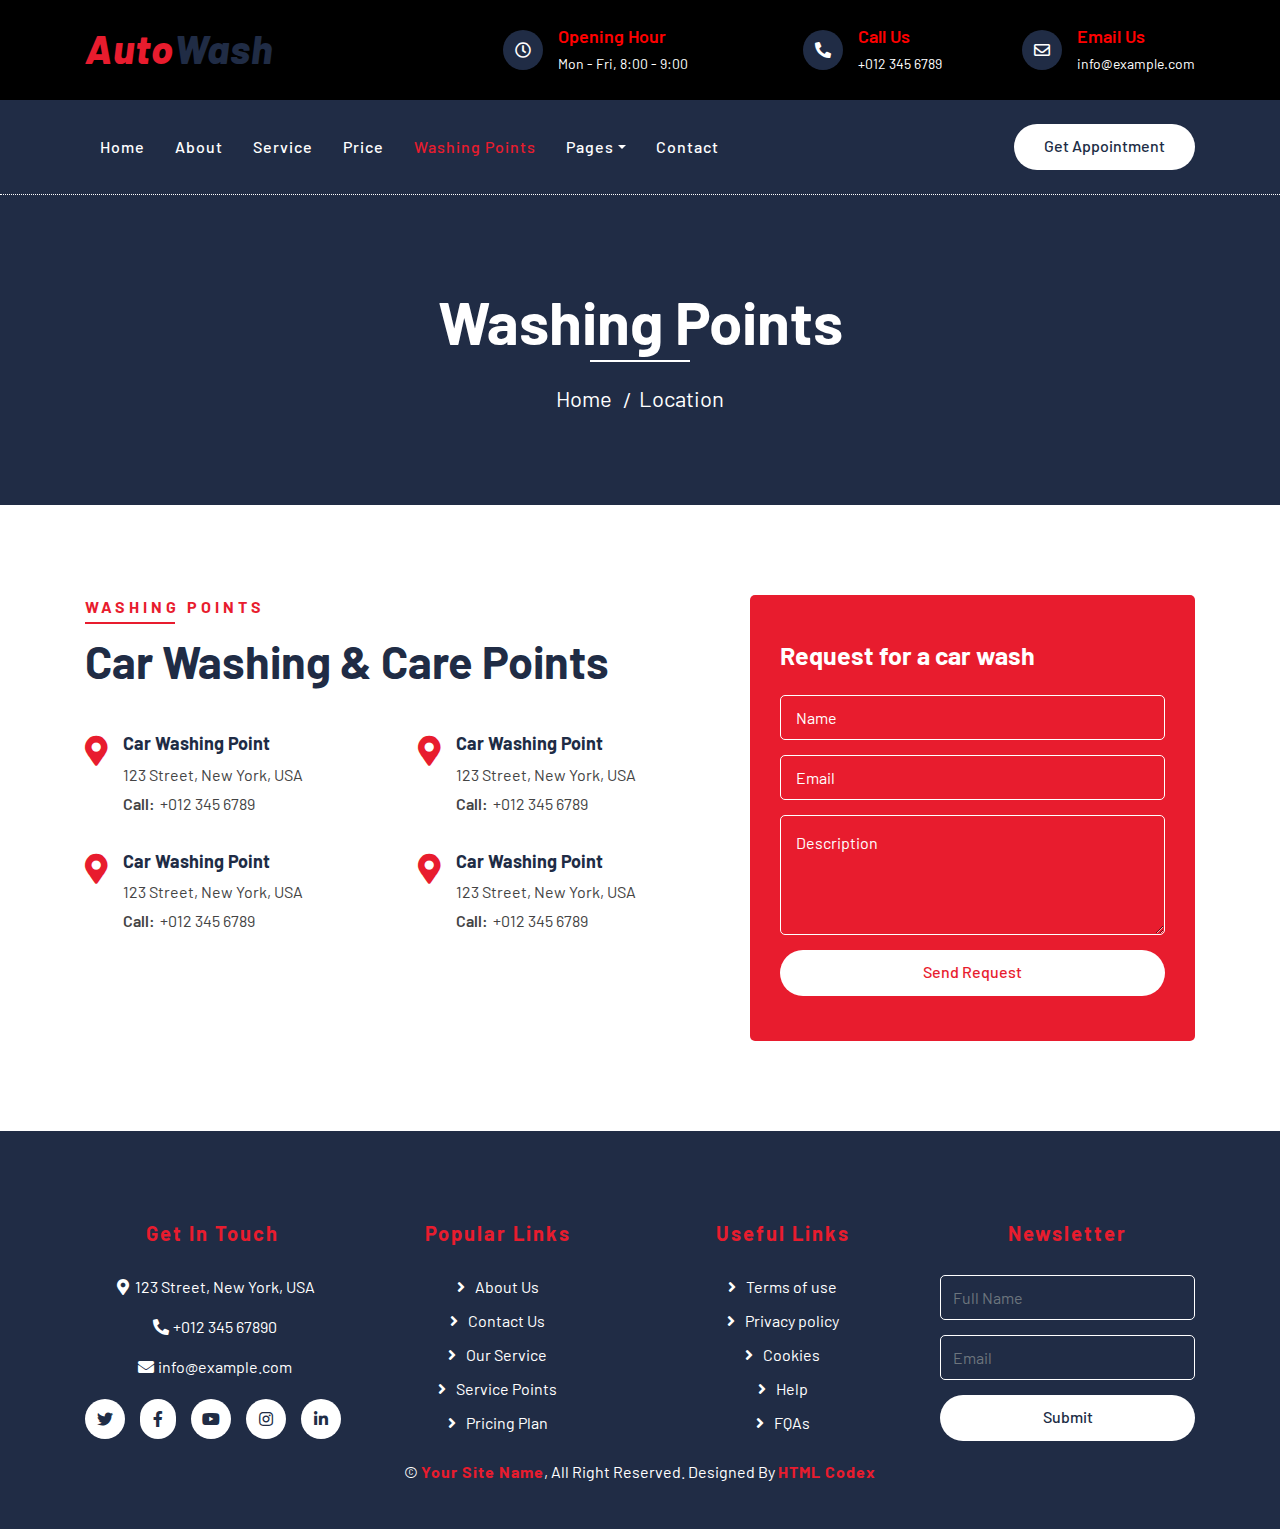
<file: location.html>
<!DOCTYPE html>
<html lang="en">
    <head>
        <meta charset="utf-8">
        <title>AutoWash - Car Wash Website Template</title>
        <meta content="width=device-width, initial-scale=1.0" name="viewport">
        <meta content="Free Website Template" name="keywords">
        <meta content="Free Website Template" name="description">

        <!-- Favicon -->
        <link href="img/favicon.ico" rel="icon">

        <!-- Google Font -->
        <link href="https://fonts.googleapis.com/css2?family=Barlow:wght@400;500;600;700;800;900&display=swap" rel="stylesheet"> 
        
        <!-- CSS Libraries -->
        <link href="https://stackpath.bootstrapcdn.com/bootstrap/4.4.1/css/bootstrap.min.css" rel="stylesheet">
        <link href="https://cdnjs.cloudflare.com/ajax/libs/font-awesome/5.10.0/css/all.min.css" rel="stylesheet">
        <link href="lib/flaticon/font/flaticon.css" rel="stylesheet">
        <link href="lib/animate/animate.min.css" rel="stylesheet">
        <link href="lib/owlcarousel/assets/owl.carousel.min.css" rel="stylesheet">

        <!-- Template Stylesheet -->
        <link href="css/style.css" rel="stylesheet">
    </head>

    <body>
        <!-- Top Bar Start -->
        <div class="top-bar">
            <div class="container">
                <div class="row align-items-center">
                    <div class="col-lg-4 col-md-12">
                        <div class="logo">
                            <a href="index.html">
                                <h1>Auto<span>Wash</span></h1>
                                <!-- <img src="img/logo.jpg" alt="Logo"> -->
                            </a>
                        </div>
                    </div>
                    <div class="col-lg-8 col-md-7 d-none d-lg-block">
                        <div class="row">
                            <div class="col-4">
                                <div class="top-bar-item">
                                    <div class="top-bar-icon">
                                        <i class="far fa-clock"></i>
                                    </div>
                                    <div class="top-bar-text">
                                        <h3>Opening Hour</h3>
                                        <p>Mon - Fri, 8:00 - 9:00</p>
                                    </div>
                                </div>
                            </div>
                            <div class="col-4">
                                <div class="top-bar-item">
                                    <div class="top-bar-icon">
                                        <i class="fa fa-phone-alt"></i>
                                    </div>
                                    <div class="top-bar-text">
                                        <h3>Call Us</h3>
                                        <p>+012 345 6789</p>
                                    </div>
                                </div>
                            </div>
                            <div class="col-4">
                                <div class="top-bar-item">
                                    <div class="top-bar-icon">
                                        <i class="far fa-envelope"></i>
                                    </div>
                                    <div class="top-bar-text">
                                        <h3>Email Us</h3>
                                        <p>info@example.com</p>
                                    </div>
                                </div>
                            </div>
                        </div>
                    </div>
                </div>
            </div>
        </div>
        <!-- Top Bar End -->

        <!-- Nav Bar Start -->
        <div class="nav-bar">
            <div class="container">
                <nav class="navbar navbar-expand-lg bg-dark navbar-dark">
                    <a href="#" class="navbar-brand">MENU</a>
                    <button type="button" class="navbar-toggler" data-toggle="collapse" data-target="#navbarCollapse">
                        <span class="navbar-toggler-icon"></span>
                    </button>

                    <div class="collapse navbar-collapse justify-content-between" id="navbarCollapse">
                        <div class="navbar-nav mr-auto">
                            <a href="index.html" class="nav-item nav-link">Home</a>
                            <a href="about.html" class="nav-item nav-link">About</a>
                            <a href="service.html" class="nav-item nav-link">Service</a>
                            <a href="price.html" class="nav-item nav-link">Price</a>
                            <a href="location.html" class="nav-item nav-link active">Washing Points</a>
                            <div class="nav-item dropdown">
                                <a href="#" class="nav-link dropdown-toggle" data-toggle="dropdown">Pages</a>
                                <div class="dropdown-menu">
                                    <a href="blog.html" class="dropdown-item">Blog Grid</a>
                                    <a href="single.html" class="dropdown-item">Detail Page</a>
                                    <a href="team.html" class="dropdown-item">Team Member</a>
                                    <a href="booking.html" class="dropdown-item">Schedule Booking</a>
                                </div>
                            </div>
                            <a href="contact.html" class="nav-item nav-link">Contact</a>
                        </div>
                        <div class="ml-auto">
                            <a class="btn btn-custom" href="#">Get Appointment</a>
                        </div>
                    </div>
                </nav>
            </div>
        </div>
        <!-- Nav Bar End -->
        
        
        <!-- Page Header Start -->
        <div class="page-header">
            <div class="container">
                <div class="row">
                    <div class="col-12">
                        <h2>Washing Points</h2>
                    </div>
                    <div class="col-12">
                        <a href="">Home</a>
                        <a href="">Location</a>
                    </div>
                </div>
            </div>
        </div>
        <!-- Page Header End -->
        
        
        <!-- Location Start -->
        <div class="location">
            <div class="container">
                <div class="row">
                    <div class="col-lg-7">
                        <div class="section-header text-left">
                            <p>Washing Points</p>
                            <h2>Car Washing & Care Points</h2>
                        </div>
                        <div class="row">
                            <div class="col-md-6">
                                <div class="location-item">
                                    <i class="fa fa-map-marker-alt"></i>
                                    <div class="location-text">
                                        <h3>Car Washing Point</h3>
                                        <p>123 Street, New York, USA</p>
                                        <p><strong>Call:</strong>+012 345 6789</p>
                                    </div>
                                </div>
                            </div>
                            <div class="col-md-6">
                                <div class="location-item">
                                    <i class="fa fa-map-marker-alt"></i>
                                    <div class="location-text">
                                        <h3>Car Washing Point</h3>
                                        <p>123 Street, New York, USA</p>
                                        <p><strong>Call:</strong>+012 345 6789</p>
                                    </div>
                                </div>
                            </div>
                            <div class="col-md-6">
                                <div class="location-item">
                                    <i class="fa fa-map-marker-alt"></i>
                                    <div class="location-text">
                                        <h3>Car Washing Point</h3>
                                        <p>123 Street, New York, USA</p>
                                        <p><strong>Call:</strong>+012 345 6789</p>
                                    </div>
                                </div>
                            </div>
                            <div class="col-md-6">
                                <div class="location-item">
                                    <i class="fa fa-map-marker-alt"></i>
                                    <div class="location-text">
                                        <h3>Car Washing Point</h3>
                                        <p>123 Street, New York, USA</p>
                                        <p><strong>Call:</strong>+012 345 6789</p>
                                    </div>
                                </div>
                            </div>
                        </div>
                    </div>
                    <div class="col-lg-5">
                        <div class="location-form">
                            <h3>Request for a car wash</h3>
                            <form>
                                <div class="control-group">
                                    <input type="text" class="form-control" placeholder="Name" required="required" />
                                </div>
                                <div class="control-group">
                                    <input type="email" class="form-control" placeholder="Email" required="required" />
                                </div>
                                <div class="control-group">
                                    <textarea class="form-control" placeholder="Description" required="required"></textarea>
                                </div>
                                <div>
                                    <button class="btn btn-custom" type="submit">Send Request</button>
                                </div>
                            </form>
                        </div>
                    </div>
                </div>
            </div>
        </div>
        <!-- Location End -->
        
        
        <!-- Footer Start -->
        <div class="footer">
            <div class="container">
                <div class="row">
                    <div class="col-lg-3 col-md-6">
                        <div class="footer-contact">
                            <h2>Get In Touch</h2>
                            <p><i class="fa fa-map-marker-alt"></i>123 Street, New York, USA</p>
                            <p><i class="fa fa-phone-alt"></i>+012 345 67890</p>
                            <p><i class="fa fa-envelope"></i>info@example.com</p>
                            <div class="footer-social">
                                <a class="btn" href=""><i class="fab fa-twitter"></i></a>
                                <a class="btn" href=""><i class="fab fa-facebook-f"></i></a>
                                <a class="btn" href=""><i class="fab fa-youtube"></i></a>
                                <a class="btn" href=""><i class="fab fa-instagram"></i></a>
                                <a class="btn" href=""><i class="fab fa-linkedin-in"></i></a>
                            </div>
                        </div>
                    </div>
                    <div class="col-lg-3 col-md-6">
                        <div class="footer-link">
                            <h2>Popular Links</h2>
                            <a href="">About Us</a>
                            <a href="">Contact Us</a>
                            <a href="">Our Service</a>
                            <a href="">Service Points</a>
                            <a href="">Pricing Plan</a>
                        </div>
                    </div>
                    <div class="col-lg-3 col-md-6">
                        <div class="footer-link">
                            <h2>Useful Links</h2>
                            <a href="">Terms of use</a>
                            <a href="">Privacy policy</a>
                            <a href="">Cookies</a>
                            <a href="">Help</a>
                            <a href="">FQAs</a>
                        </div>
                    </div>
                    <div class="col-lg-3 col-md-6">
                        <div class="footer-newsletter">
                            <h2>Newsletter</h2>
                            <form>
                                <input class="form-control" placeholder="Full Name">
                                <input class="form-control" placeholder="Email">
                                <button class="btn btn-custom">Submit</button>
                            </form>
                        </div>
                    </div>
                </div>
            </div>
            <div class="container copyright">
                <p>&copy; <a href="#">Your Site Name</a>, All Right Reserved. Designed By <a href="https://htmlcodex.com">HTML Codex</a></p>
            </div>
        </div>
        <!-- Footer End -->
        
        <!-- Back to top button -->
        <a href="#" class="back-to-top"><i class="fa fa-chevron-up"></i></a>
        
        <!-- Pre Loader -->
        <div id="loader" class="show">
            <div class="loader"></div>
        </div>

        <!-- JavaScript Libraries -->
        <script src="https://code.jquery.com/jquery-3.4.1.min.js"></script>
        <script src="https://stackpath.bootstrapcdn.com/bootstrap/4.4.1/js/bootstrap.bundle.min.js"></script>
        <script src="lib/easing/easing.min.js"></script>
        <script src="lib/owlcarousel/owl.carousel.min.js"></script>
        <script src="lib/waypoints/waypoints.min.js"></script>
        <script src="lib/counterup/counterup.min.js"></script>
        
        <!-- Contact Javascript File -->
        <script src="mail/jqBootstrapValidation.min.js"></script>
        <script src="mail/contact.js"></script>

        <!-- Template Javascript -->
        <script src="js/main.js"></script>
    </body>
</html>
</file>
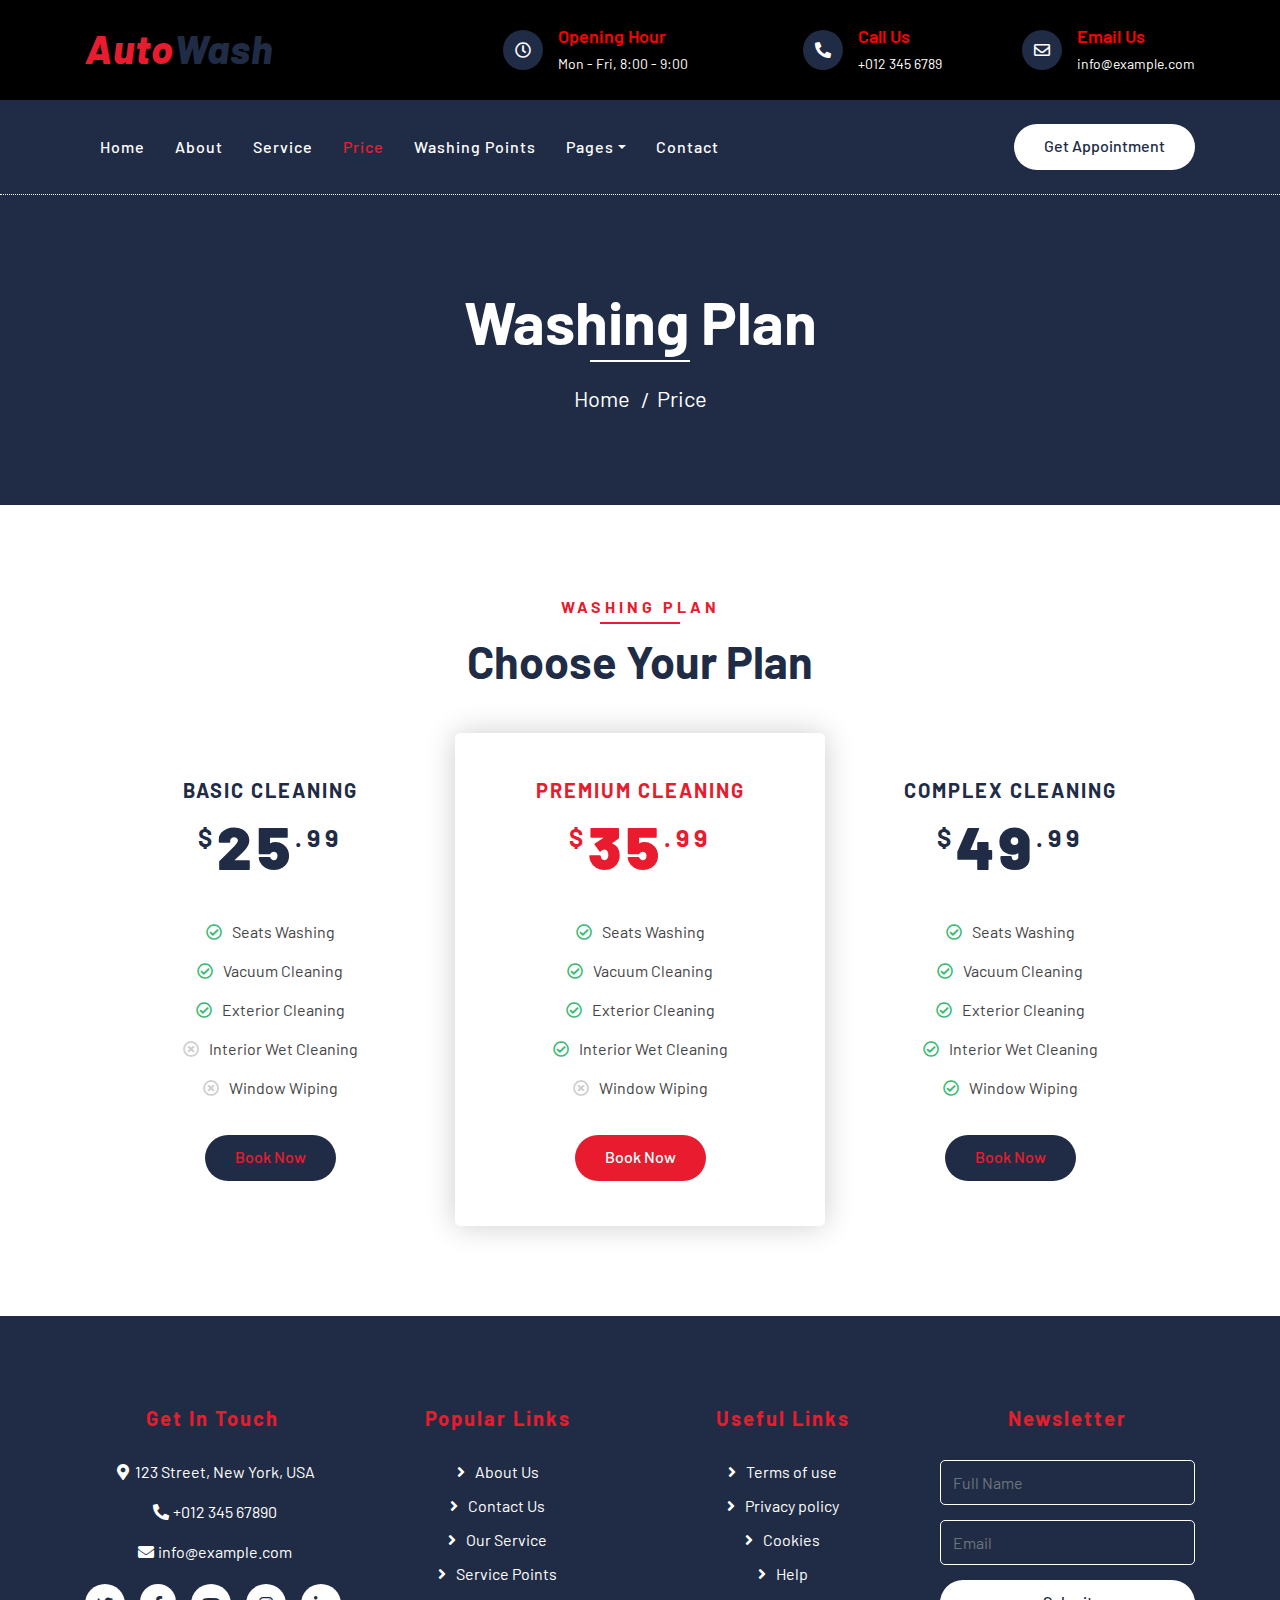
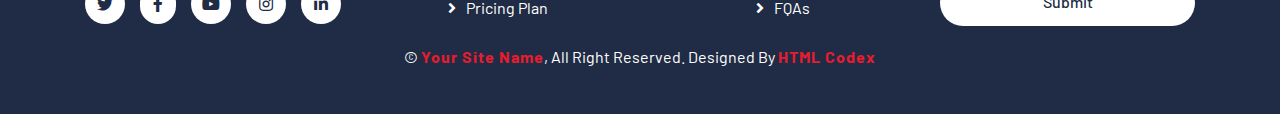
<file: price.html>
<!DOCTYPE html>
<html lang="en">
    <head>
        <meta charset="utf-8">
        <title>AutoWash - Car Wash Website Template</title>
        <meta content="width=device-width, initial-scale=1.0" name="viewport">
        <meta content="Free Website Template" name="keywords">
        <meta content="Free Website Template" name="description">

        <!-- Favicon -->
        <link href="img/favicon.ico" rel="icon">

        <!-- Google Font -->
        <link href="https://fonts.googleapis.com/css2?family=Barlow:wght@400;500;600;700;800;900&display=swap" rel="stylesheet"> 
        
        <!-- CSS Libraries -->
        <link href="https://stackpath.bootstrapcdn.com/bootstrap/4.4.1/css/bootstrap.min.css" rel="stylesheet">
        <link href="https://cdnjs.cloudflare.com/ajax/libs/font-awesome/5.10.0/css/all.min.css" rel="stylesheet">
        <link href="lib/flaticon/font/flaticon.css" rel="stylesheet">
        <link href="lib/animate/animate.min.css" rel="stylesheet">
        <link href="lib/owlcarousel/assets/owl.carousel.min.css" rel="stylesheet">

        <!-- Template Stylesheet -->
        <link href="css/style.css" rel="stylesheet">
    </head>

    <body>
        <!-- Top Bar Start -->
        <div class="top-bar">
            <div class="container">
                <div class="row align-items-center">
                    <div class="col-lg-4 col-md-12">
                        <div class="logo">
                            <a href="index.html">
                                <h1>Auto<span>Wash</span></h1>
                                <!-- <img src="img/logo.jpg" alt="Logo"> -->
                            </a>
                        </div>
                    </div>
                    <div class="col-lg-8 col-md-7 d-none d-lg-block">
                        <div class="row">
                            <div class="col-4">
                                <div class="top-bar-item">
                                    <div class="top-bar-icon">
                                        <i class="far fa-clock"></i>
                                    </div>
                                    <div class="top-bar-text">
                                        <h3>Opening Hour</h3>
                                        <p>Mon - Fri, 8:00 - 9:00</p>
                                    </div>
                                </div>
                            </div>
                            <div class="col-4">
                                <div class="top-bar-item">
                                    <div class="top-bar-icon">
                                        <i class="fa fa-phone-alt"></i>
                                    </div>
                                    <div class="top-bar-text">
                                        <h3>Call Us</h3>
                                        <p>+012 345 6789</p>
                                    </div>
                                </div>
                            </div>
                            <div class="col-4">
                                <div class="top-bar-item">
                                    <div class="top-bar-icon">
                                        <i class="far fa-envelope"></i>
                                    </div>
                                    <div class="top-bar-text">
                                        <h3>Email Us</h3>
                                        <p>info@example.com</p>
                                    </div>
                                </div>
                            </div>
                        </div>
                    </div>
                </div>
            </div>
        </div>
        <!-- Top Bar End -->

        <!-- Nav Bar Start -->
        <div class="nav-bar">
            <div class="container">
                <nav class="navbar navbar-expand-lg bg-dark navbar-dark">
                    <a href="#" class="navbar-brand">MENU</a>
                    <button type="button" class="navbar-toggler" data-toggle="collapse" data-target="#navbarCollapse">
                        <span class="navbar-toggler-icon"></span>
                    </button>

                    <div class="collapse navbar-collapse justify-content-between" id="navbarCollapse">
                        <div class="navbar-nav mr-auto">
                            <a href="index.html" class="nav-item nav-link">Home</a>
                            <a href="about.html" class="nav-item nav-link">About</a>
                            <a href="service.html" class="nav-item nav-link">Service</a>
                            <a href="price.html" class="nav-item nav-link active">Price</a>
                            <a href="location.html" class="nav-item nav-link">Washing Points</a>
                            <div class="nav-item dropdown">
                                <a href="#" class="nav-link dropdown-toggle" data-toggle="dropdown">Pages</a>
                                <div class="dropdown-menu">
                                    <a href="blog.html" class="dropdown-item">Blog Grid</a>
                                    <a href="single.html" class="dropdown-item">Detail Page</a>
                                    <a href="team.html" class="dropdown-item">Team Member</a>
                                    <a href="booking.html" class="dropdown-item">Schedule Booking</a>
                                </div>
                            </div>
                            <a href="contact.html" class="nav-item nav-link">Contact</a>
                        </div>
                        <div class="ml-auto">
                            <a class="btn btn-custom" href="#">Get Appointment</a>
                        </div>
                    </div>
                </nav>
            </div>
        </div>
        <!-- Nav Bar End -->
        
        
        <!-- Page Header Start -->
        <div class="page-header">
            <div class="container">
                <div class="row">
                    <div class="col-12">
                        <h2>Washing Plan</h2>
                    </div>
                    <div class="col-12">
                        <a href="">Home</a>
                        <a href="">Price</a>
                    </div>
                </div>
            </div>
        </div>
        <!-- Page Header End -->
        
        
        <!-- Price Start -->
        <div class="price">
            <div class="container">
                <div class="section-header text-center">
                    <p>Washing Plan</p>
                    <h2>Choose Your Plan</h2>
                </div>
                <div class="row">
                    <div class="col-md-4">
                        <div class="price-item">
                            <div class="price-header">
                                <h3>Basic Cleaning</h3>
                                <h2><span>$</span><strong>25</strong><span>.99</span></h2>
                            </div>
                            <div class="price-body">
                                <ul>
                                    <li><i class="far fa-check-circle"></i>Seats Washing</li>
                                    <li><i class="far fa-check-circle"></i>Vacuum Cleaning</li>
                                    <li><i class="far fa-check-circle"></i>Exterior Cleaning</li>
                                    <li><i class="far fa-times-circle"></i>Interior Wet Cleaning</li>
                                    <li><i class="far fa-times-circle"></i>Window Wiping</li>
                                </ul>
                            </div>
                            <div class="price-footer">
                                <a class="btn btn-custom" href="">Book Now</a>
                            </div>
                        </div>
                    </div>
                    <div class="col-md-4">
                        <div class="price-item featured-item">
                            <div class="price-header">
                                <h3>Premium Cleaning</h3>
                                <h2><span>$</span><strong>35</strong><span>.99</span></h2>
                            </div>
                            <div class="price-body">
                                <ul>
                                    <li><i class="far fa-check-circle"></i>Seats Washing</li>
                                    <li><i class="far fa-check-circle"></i>Vacuum Cleaning</li>
                                    <li><i class="far fa-check-circle"></i>Exterior Cleaning</li>
                                    <li><i class="far fa-check-circle"></i>Interior Wet Cleaning</li>
                                    <li><i class="far fa-times-circle"></i>Window Wiping</li>
                                </ul>
                            </div>
                            <div class="price-footer">
                                <a class="btn btn-custom" href="">Book Now</a>
                            </div>
                        </div>
                    </div>
                    <div class="col-md-4">
                        <div class="price-item">
                            <div class="price-header">
                                <h3>Complex Cleaning</h3>
                                <h2><span>$</span><strong>49</strong><span>.99</span></h2>
                            </div>
                            <div class="price-body">
                                <ul>
                                    <li><i class="far fa-check-circle"></i>Seats Washing</li>
                                    <li><i class="far fa-check-circle"></i>Vacuum Cleaning</li>
                                    <li><i class="far fa-check-circle"></i>Exterior Cleaning</li>
                                    <li><i class="far fa-check-circle"></i>Interior Wet Cleaning</li>
                                    <li><i class="far fa-check-circle"></i>Window Wiping</li>
                                </ul>
                            </div>
                            <div class="price-footer">
                                <a class="btn btn-custom" href="">Book Now</a>
                            </div>
                        </div>
                    </div>
                </div>
            </div>
        </div>
        <!-- Price End -->
        
        
        <!-- Footer Start -->
        <div class="footer">
            <div class="container">
                <div class="row">
                    <div class="col-lg-3 col-md-6">
                        <div class="footer-contact">
                            <h2>Get In Touch</h2>
                            <p><i class="fa fa-map-marker-alt"></i>123 Street, New York, USA</p>
                            <p><i class="fa fa-phone-alt"></i>+012 345 67890</p>
                            <p><i class="fa fa-envelope"></i>info@example.com</p>
                            <div class="footer-social">
                                <a class="btn" href=""><i class="fab fa-twitter"></i></a>
                                <a class="btn" href=""><i class="fab fa-facebook-f"></i></a>
                                <a class="btn" href=""><i class="fab fa-youtube"></i></a>
                                <a class="btn" href=""><i class="fab fa-instagram"></i></a>
                                <a class="btn" href=""><i class="fab fa-linkedin-in"></i></a>
                            </div>
                        </div>
                    </div>
                    <div class="col-lg-3 col-md-6">
                        <div class="footer-link">
                            <h2>Popular Links</h2>
                            <a href="">About Us</a>
                            <a href="">Contact Us</a>
                            <a href="">Our Service</a>
                            <a href="">Service Points</a>
                            <a href="">Pricing Plan</a>
                        </div>
                    </div>
                    <div class="col-lg-3 col-md-6">
                        <div class="footer-link">
                            <h2>Useful Links</h2>
                            <a href="">Terms of use</a>
                            <a href="">Privacy policy</a>
                            <a href="">Cookies</a>
                            <a href="">Help</a>
                            <a href="">FQAs</a>
                        </div>
                    </div>
                    <div class="col-lg-3 col-md-6">
                        <div class="footer-newsletter">
                            <h2>Newsletter</h2>
                            <form>
                                <input class="form-control" placeholder="Full Name">
                                <input class="form-control" placeholder="Email">
                                <button class="btn btn-custom">Submit</button>
                            </form>
                        </div>
                    </div>
                </div>
            </div>
            <div class="container copyright">
                <p>&copy; <a href="#">Your Site Name</a>, All Right Reserved. Designed By <a href="https://htmlcodex.com">HTML Codex</a></p>
            </div>
        </div>
        <!-- Footer End -->
        
        <!-- Back to top button -->
        <a href="#" class="back-to-top"><i class="fa fa-chevron-up"></i></a>
        
        <!-- Pre Loader -->
        <div id="loader" class="show">
            <div class="loader"></div>
        </div>

        <!-- JavaScript Libraries -->
        <script src="https://code.jquery.com/jquery-3.4.1.min.js"></script>
        <script src="https://stackpath.bootstrapcdn.com/bootstrap/4.4.1/js/bootstrap.bundle.min.js"></script>
        <script src="lib/easing/easing.min.js"></script>
        <script src="lib/owlcarousel/owl.carousel.min.js"></script>
        <script src="lib/waypoints/waypoints.min.js"></script>
        <script src="lib/counterup/counterup.min.js"></script>
        
        <!-- Contact Javascript File -->
        <script src="mail/jqBootstrapValidation.min.js"></script>
        <script src="mail/contact.js"></script>

        <!-- Template Javascript -->
        <script src="js/main.js"></script>
    </body>
</html>
</file>
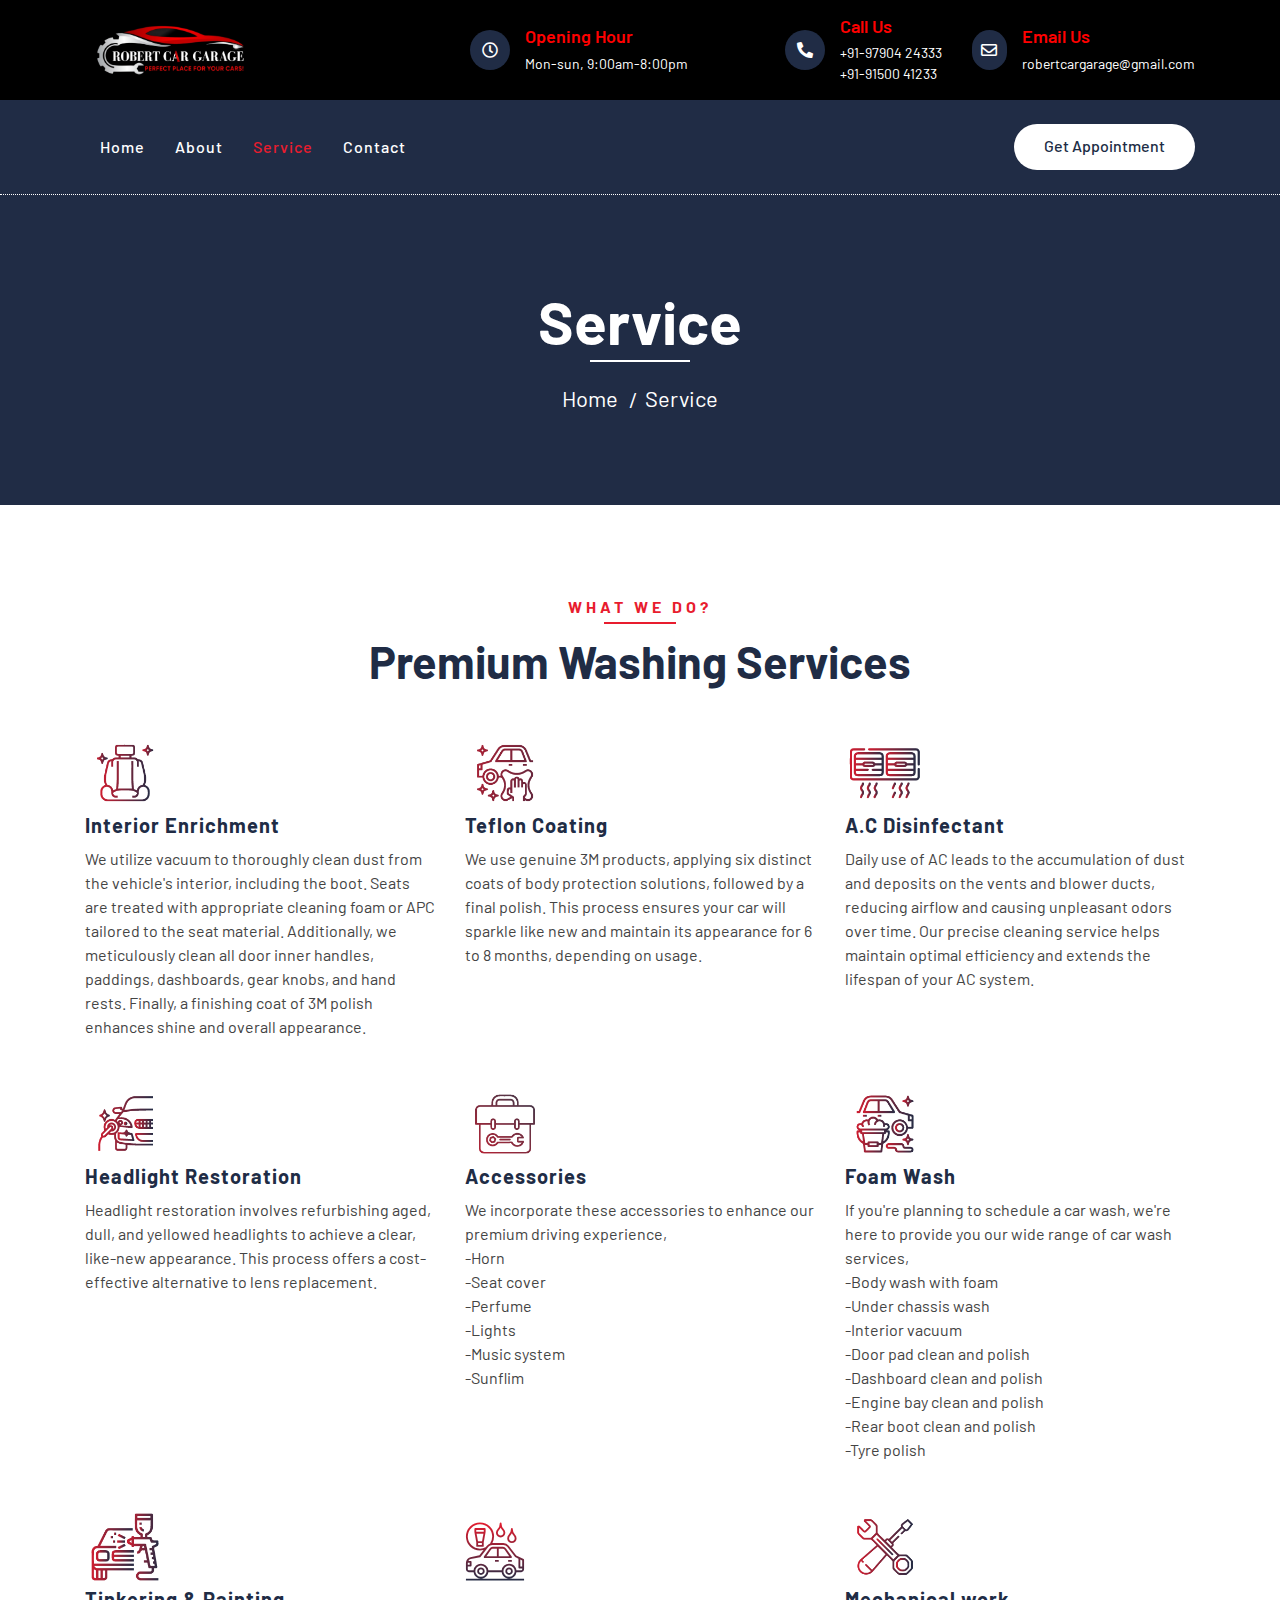
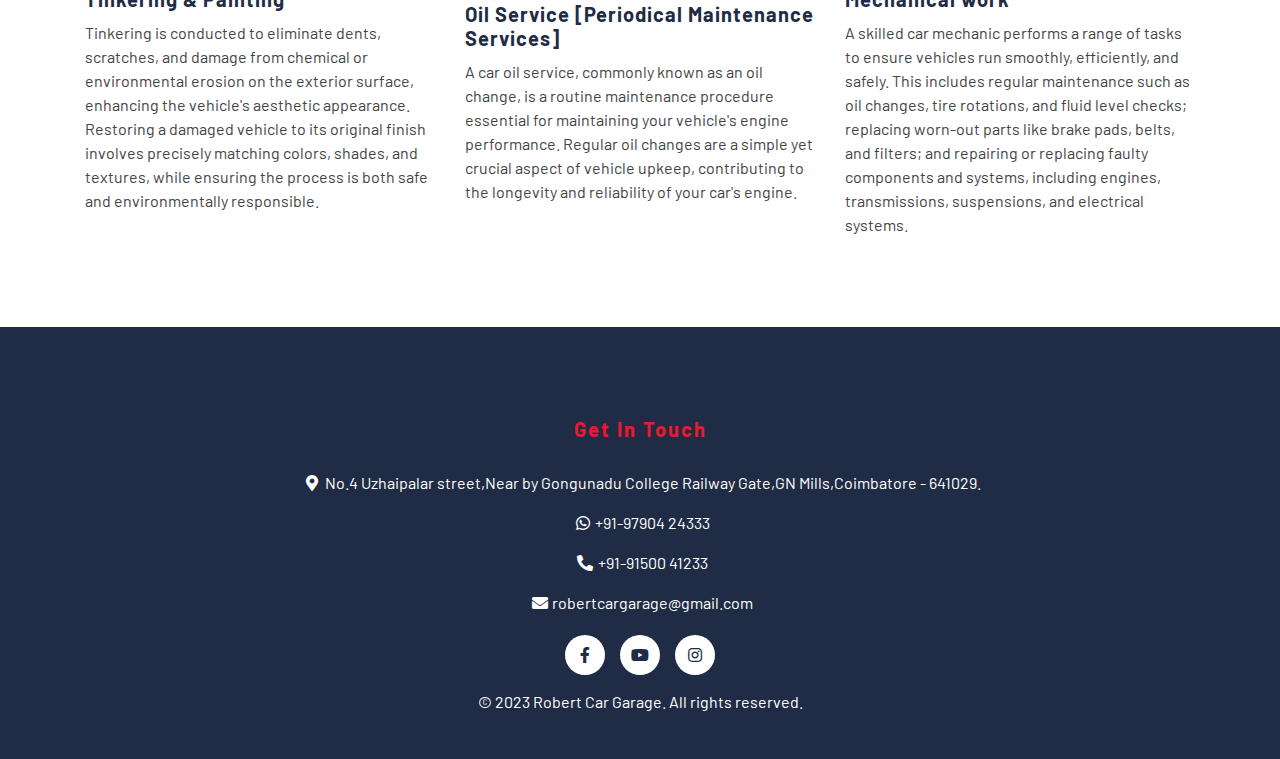
<file: service.html>
<!DOCTYPE html>
<html lang="en">
    <head>
        <meta charset="utf-8">
        <title>RCG - Car Care</title>
        <meta content="width=device-width, initial-scale=1.0" name="viewport">
        <meta content="Free Website Template" name="keywords">
        <meta content="Free Website Template" name="description">

        <!-- Favicon -->
        <link href="rac.jpg" rel="icon" >


        <!-- Google Font -->
        <link href="https://fonts.googleapis.com/css2?family=Barlow:wght@400;500;600;700;800;900&display=swap" rel="stylesheet"> 
        
        <!-- CSS Libraries -->
        <link href="https://stackpath.bootstrapcdn.com/bootstrap/4.4.1/css/bootstrap.min.css" rel="stylesheet">
        <link href="https://cdnjs.cloudflare.com/ajax/libs/font-awesome/5.10.0/css/all.min.css" rel="stylesheet">
        <link href="lib/flaticon/font/flaticon.css" rel="stylesheet">
        <link href="lib/animate/animate.min.css" rel="stylesheet">
        <link href="lib/owlcarousel/assets/owl.carousel.min.css" rel="stylesheet">

        <!-- Template Stylesheet -->
        <link href="css/style.css" rel="stylesheet">
    </head>

    <body>
        <!-- Top Bar Start -->
        <div class="top-bar">
            <div class="container">
                <div class="row align-items-center">
                    <div class="col-lg-4 col-md-12">
                        <div class="logo">
                            <a href="index.html">
                                                                
                                                                <!--h1>Robert<span>Car<span>Garage</span></h1-->

                                <img src="img/rcg-logo.jpg" alt="Logo">
                            </a>
                        </div>
                    </div>
                    <div class="col-lg-8 col-md-7 d-none d-lg-block">
                        <div class="row align-items-center">
                            <div class="col-4">
                                <div class="top-bar-item">
                                    <div class="top-bar-icon">
                                        <i class="far fa-clock"></i>
                                    </div>
                                    <div class="top-bar-text">
                                        <h3>Opening Hour</h3>
                                        <p>Mon-sun, 9:00am-8:00pm</p>
                                    </div>
                                </div>
                            </div>
                            <div class="col-4">
                                <div class="top-bar-item">
                                    <div class="top-bar-icon">
                                        <i class="fa fa-phone-alt"></i>
                                    </div>
                                    <div class="top-bar-text">
                                        <h3>Call Us</h3>
                                        <p><a href="tel:9790424333">+91-97904 24333</a></p>
                                        <p><a href="tel:9150041233">+91-91500 41233</a></p>
                                    </div>
                                </div>
                            </div>
                            <div class="col-4">
                                <div class="top-bar-item">
                                    <div class="top-bar-icon">
                                        <i class="far fa-envelope"></i>
                                    </div>
                                    <div class="top-bar-text">
                                        <h3>Email Us</h3>
                                        <p>robertcargarage@gmail.com</p>
                                    </div>
                                </div>
                            </div>
                        </div>
                    </div>
                </div>
            </div>
        </div>
        <!-- Top Bar End -->

        <!-- Nav Bar Start -->
        <div class="nav-bar">
            <div class="container">
                <nav class="navbar navbar-expand-lg bg-dark navbar-dark">
                    <a href="#" class="navbar-brand">MENU</a>
                    <button type="button" class="navbar-toggler" data-toggle="collapse" data-target="#navbarCollapse">
                        <span class="navbar-toggler-icon"></span>
                    </button>

                    <div class="collapse navbar-collapse justify-content-between" id="navbarCollapse">
                        <div class="navbar-nav mr-auto">
                            <a href="index.html" class="nav-item nav-link ">Home</a>
                            <a href="about.html" class="nav-item nav-link">About</a>
                            <a href="service.html" class="nav-item nav-link active">Service</a>

                            
                            <!--a href="location.html" class="nav-item nav-link">Washing Points
                            <div class="nav-item dropdown">
                                <a href="#" class="nav-link dropdown-toggle" data-toggle="dropdown">Pages</a>
                                <div class="dropdown-menu">
                                    <a href="blog.html" class="dropdown-item">Blog Grid</a>
                                    <a href="single.html" class="dropdown-item">Detail Page</a>
                                    <a href="team.html" class="dropdown-item">Team Member</a>
                                    <a href="booking.html" class="dropdown-item">Schedule Booking</a>
                                </div>
                            </div-->
                            <a href="contact.html" class="nav-item nav-link">Contact</a>
                            <a href="https://forms.gle/dj7sHKoCDaAvtxGr6" target="_blank" class="nav-item nav-link mob-view Appointment">Get Appointment</a>
                        </div>
                        
                        <div class="ml-auto">
                            <a class="btn btn-custom" target="_blank" href="https://forms.gle/dj7sHKoCDaAvtxGr6">Get Appointment</a>
                        </div>
                    </div>
                </nav>
            </div>
        </div>
        <!-- Nav Bar End -->
        
        
        <!-- Page Header Start -->
        <div class="page-header">
            <div class="container">
                <div class="row">
                    <div class="col-12">
                        <h2>Service</h2>
                    </div>
                    <div class="col-12">
                        <a href="index.html">Home</a>
                        <a href="service.html">Service</a>
                    </div>
                </div>
            </div>
        </div>
        <!-- Page Header End -->
        
        
        <!-- Service Start -->
        <div class="service">
            <div class="container">
                <div class="section-header text-center">
                    <p>What We Do?</p>
                    <h2>Premium Washing Services</h2>
                </div>
                <div class="row">
                    <div class="col-lg-4 col-md-6">
                        <div class="service-item">
                            <img src="./img/icons/4.png" alt="icons"/>
                            <h3>Interior Enrichment</h3>
                            <p>We utilize vacuum to thoroughly clean dust from the vehicle's interior, including the boot. Seats are treated with appropriate cleaning foam or APC tailored to the seat material. Additionally, we meticulously clean all door inner handles, paddings, dashboards, gear knobs, and hand rests. Finally, a finishing coat of 3M polish enhances shine and overall appearance.</p>
                        </div>
                    </div>
                    <div class="col-lg-4 col-md-6">
                        <div class="service-item">
                            <img src="./img/icons/1.png" alt="icons"/>
                            <h3>Teflon Coating </h3>
                            <p>We use genuine 3M products, applying six distinct coats of body protection solutions, followed by a final polish. This process ensures your car will sparkle like new and maintain its appearance for 6 to 8 months, depending on usage.</p>
                        </div>
                    </div>                    
                    <div class="col-lg-4 col-md-6">
                        <div class="service-item">
                            <img src="./img/icons/8.png" alt="icons"/>
                            <h3>A.C Disinfectant</h3>
                            <p>Daily use of AC leads to the accumulation of dust and deposits on the vents and blower ducts, reducing airflow and causing unpleasant odors over time. Our precise cleaning service helps maintain optimal efficiency and extends the lifespan of your AC system.</p>
                        </div>
                    </div>                    
                    <div class="col-lg-4 col-md-6">
                        <div class="service-item">
                            <img src="./img/icons/7.png" alt="icons"/>
                            <h3>Headlight Restoration</h3>							
                            <p>Headlight restoration involves refurbishing aged, dull, and yellowed headlights to achieve a clear, like-new appearance. This process offers a cost-effective alternative to lens replacement.</p>
                        </div>
                    </div>                    
                    <div class="col-lg-4 col-md-6">
                        <div class="service-item">
                            <img src="./img/icons/car_accessories.png" alt="icons"/>
                            <h3>Accessories</h3>
                            <p>We incorporate these accessories to enhance our premium driving experience, </p>
							<p>-Horn</p>
							<p>-Seat cover</p>
							<p>-Perfume</p>
							<p>-Lights</p>
							<p>-Music system</p>
							<p>-Sunflim</p>
                        </div>
                    </div>
                    <div class="col-lg-4 col-md-6">
                        <div class="service-item">
                            <img src="./img/icons/2.png" alt="icons"/>
                            <h3>Foam Wash</h3>
                            <p>If you're planning to schedule a car wash, we're here to provide you our wide range of car wash services,</p>
							<p>-Body wash with foam</p>
							<p>-Under chassis wash</p>
							<p>-Interior vacuum</p>
							<p>-Door pad clean and polish </p>
							<p>-Dashboard clean and polish</p>
							<p>-Engine bay clean and polish</p> 
							<p>-Rear boot clean and polish </p>
							<p>-Tyre polish</p>
                        </div>
                    </div>
					 <div class="col-lg-4 col-md-6">
                        <div class="service-item">
                            <img src="./img/icons/9.png" alt="icons"/>
                            <h3>Tinkering & Painting</h3>
                            <p>Tinkering is conducted to eliminate dents, scratches, and damage from chemical or environmental erosion on the exterior surface, enhancing the vehicle's aesthetic appearance. Restoring a damaged vehicle to its original finish involves precisely matching colors, shades, and textures, while ensuring the process is both safe and environmentally responsible. </p>
                        </div>
                    </div>
					<div class="col-lg-4 col-md-6">
                        <div class="service-item">
                            <i class="flaticon-car-wash"></i>
                            <h3>Oil Service [Periodical Maintenance Services]</h3>
                            <p> A car oil service, commonly known as an oil change, is a routine maintenance procedure essential for maintaining your vehicle's engine performance. Regular oil changes are a simple yet crucial aspect of vehicle upkeep, contributing to the longevity and reliability of your car's engine.</p>
                        </div>
                    </div>
                    <div class="col-lg-4 col-md-6">
                        <div class="service-item">
                            <img src="./img/icons/6.png" alt="icons"/>
                            <h3>Mechanical work</h3>
                            <p>  A skilled car mechanic performs a range of tasks to ensure vehicles run smoothly, efficiently, and safely. This includes regular maintenance such as oil changes, tire rotations, and fluid level checks; replacing worn-out parts like brake pads, belts, and filters; and repairing or replacing faulty components and systems, including engines, transmissions, suspensions, and electrical systems.</p>
                        </div>
                    </div>
                    <!--div class="col-lg-3 col-md-6">
                        <div class="service-item">
                            <i class="flaticon-car-wash"></i>
                            <h3>Oil Changing</h3>
                            <p>Lorem ipsum dolor sit amet elit. Phase nec preti facils ornare velit non metus tortor</p>
                        </div>
                    </div>
                    <div class="col-lg-3 col-md-6">
                        <div class="service-item">
                            <i class="flaticon-brush-1"></i>
                            <h3>Brake Reparing</h3>
                            <p>Lorem ipsum dolor sit amet elit. Phase nec preti facils ornare velit non metus tortor</p>
                        </div>
                    </div-->
                </div>
            </div>
        </div>
        <!-- Service End -->
        
        
        <!-- Testimonial Start 
        <div class="testimonial">
            <div class="container">
                <div class="section-header text-center">
                    <p>Testimonial</p>
                    <h2>What our clients say</h2>
                </div>
                <div class="owl-carousel testimonials-carousel">
                    <div class="testimonial-item">
                        <img src="img/testimonial-1.jpg" alt="Image">
                        <div class="testimonial-text">
                            <h3>Client Name</h3>
                            <h4>Profession</h4>
                            <p>
                                Lorem ipsum dolor sit amet elit. Phasel preti mi facilis ornare velit non vulputa. Aliqu metus tortor auctor gravid
                            </p>
                        </div>
                    </div>
                    <div class="testimonial-item">
                        <img src="img/testimonial-2.jpg" alt="Image">
                        <div class="testimonial-text">
                            <h3>Client Name</h3>
                            <h4>Profession</h4>
                            <p>
                                Lorem ipsum dolor sit amet elit. Phasel preti mi facilis ornare velit non vulputa. Aliqu metus tortor auctor gravid
                            </p>
                        </div>
                    </div>
                    <div class="testimonial-item">
                        <img src="img/testimonial-3.jpg" alt="Image">
                        <div class="testimonial-text">
                            <h3>Client Name</h3>
                            <h4>Profession</h4>
                            <p>
                                Lorem ipsum dolor sit amet elit. Phasel preti mi facilis ornare velit non vulputa. Aliqu metus tortor auctor gravid
                            </p>
                        </div>
                    </div>
                    <div class="testimonial-item">
                        <img src="img/testimonial-4.jpg" alt="Image">
                        <div class="testimonial-text">
                            <h3>Client Name</h3>
                            <h4>Profession</h4>
                            <p>
                                Lorem ipsum dolor sit amet elit. Phasel preti mi facilis ornare velit non vulputa. Aliqu metus tortor auctor gravid
                            </p>
                        </div>
                    </div>
                </div>
            </div>
        </div>
        Testimonial End -->


        <!-- Footer Start -->
        <div class="footer">
            <div class="container">
                <!--div class="row">
                    <div class="col-lg-3 col-md-6"-->
                        <div class="footer-contact">
                            <h2>Get In Touch</h2>
                            <p><i class="fa fa-map-marker-alt"></i>No.4 Uzhaipalar street,Near by Gongunadu College Railway Gate,GN Mills,Coimbatore - 641029.</p>
                            <p><a href="https://wa.me/+919790424333" target="_blank"><i class="fab fa-whatsapp"></i>+91-97904 24333 </a></p>
                            <p><a href="tel:9150041233"><i class="fa fa-phone-alt"></i>+91-91500 41233</a></p>
                            <p><a href="mailto:robertcargarage@gmail.com"><i class="fa fa-envelope"></i>robertcargarage@gmail.com</a></p>
                            <div class="footer-social">
                                <a class="btn" href="https://www.facebook.com/people/Robert-CAR-Garage/61554318011546/" target="_blank"><i class="fab fa-facebook-f"></i></a>
                                <a class="btn" href="https://www.youtube.com/@ROBERTCARGARAGE" target="_blank"><i class="fab fa-youtube"></i></a>
                                
                                <a class="btn" href="https://instagram.com/robert_car_garage_?utm_source=qr" target="_blank"><i class="fab fa-instagram"></i></a>
                                
                            </div>
                        </div>
                    <!--/div>
                    <!--div class="col-lg-3 col-md-6">
                        <div class="footer-link">
                            <h2>Popular Links</h2>
                            <a href="">About Us</a>
                            <a href="">Contact Us</a>
                            <a href="">Our Service</a>
                            <a href="">Service Points</a>
                            
                        </div>
                    </div>
                    <div class="col-lg-3 col-md-6">
                        <div class="footer-link">
                            <h2>Useful Links</h2>
                            <a href="">Terms of use</a>
                            <a href="">Privacy policy</a>
                            <a href="">Cookies</a>
                            <a href="">Help</a>
                            <a href="">FQAs</a>
                        </div>
                    </div>
                    <div class="col-lg-3 col-md-6">
                        <div class="footer-newsletter">
                            <h2>Newsletter</h2>
                            <form>
                                <input class="form-control" placeholder="Full Name">
                                <input class="form-control" placeholder="Email">
                                <button class="btn btn-custom">Submit</button>
                            </form>
                        </div>
                    </div-->
                </div-->
            </div>
            <div class="container copyright">
                <p>&copy; 2023 Robert Car Garage. All rights reserved.</p>
            </div>
        </div>
        <!-- Footer End -->
        
        <!-- Back to top button -->
        <a href="#" class="back-to-top"><i class="fa fa-chevron-up"></i></a>
        
        <!-- Pre Loader -->
        <div id="loader" class="show">
            <div class="loader"></div>
        </div>

        <!-- JavaScript Libraries -->
        <script src="https://code.jquery.com/jquery-3.4.1.min.js"></script>
        <script src="https://stackpath.bootstrapcdn.com/bootstrap/4.4.1/js/bootstrap.bundle.min.js"></script>
        <script src="lib/easing/easing.min.js"></script>
        <script src="lib/owlcarousel/owl.carousel.min.js"></script>
        <script src="lib/waypoints/waypoints.min.js"></script>
        <script src="lib/counterup/counterup.min.js"></script>
        
        <!-- Contact Javascript File -->
        <script src="mail/jqBootstrapValidation.min.js"></script>
        <script src="mail/contact.js"></script>

        <!-- Template Javascript -->
        <script src="js/main.js"></script>
    </body>
</html>
</file>
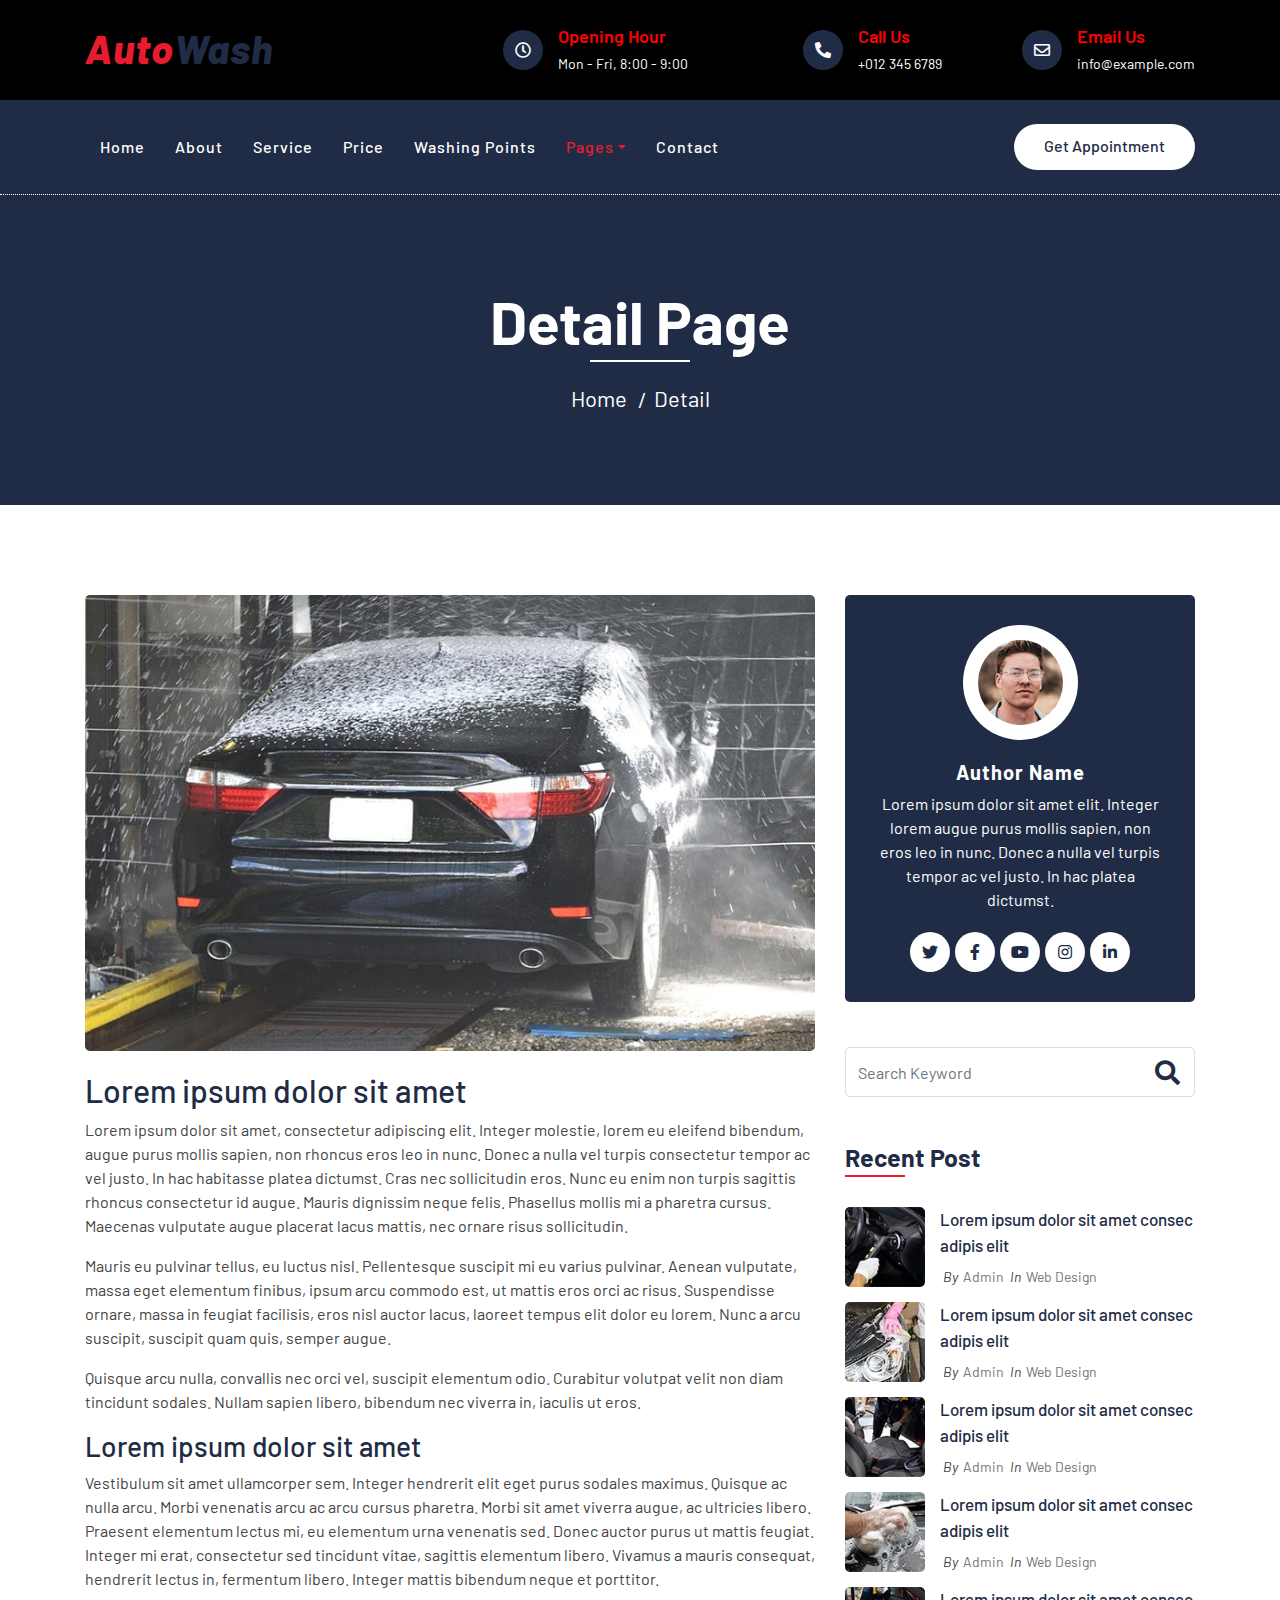
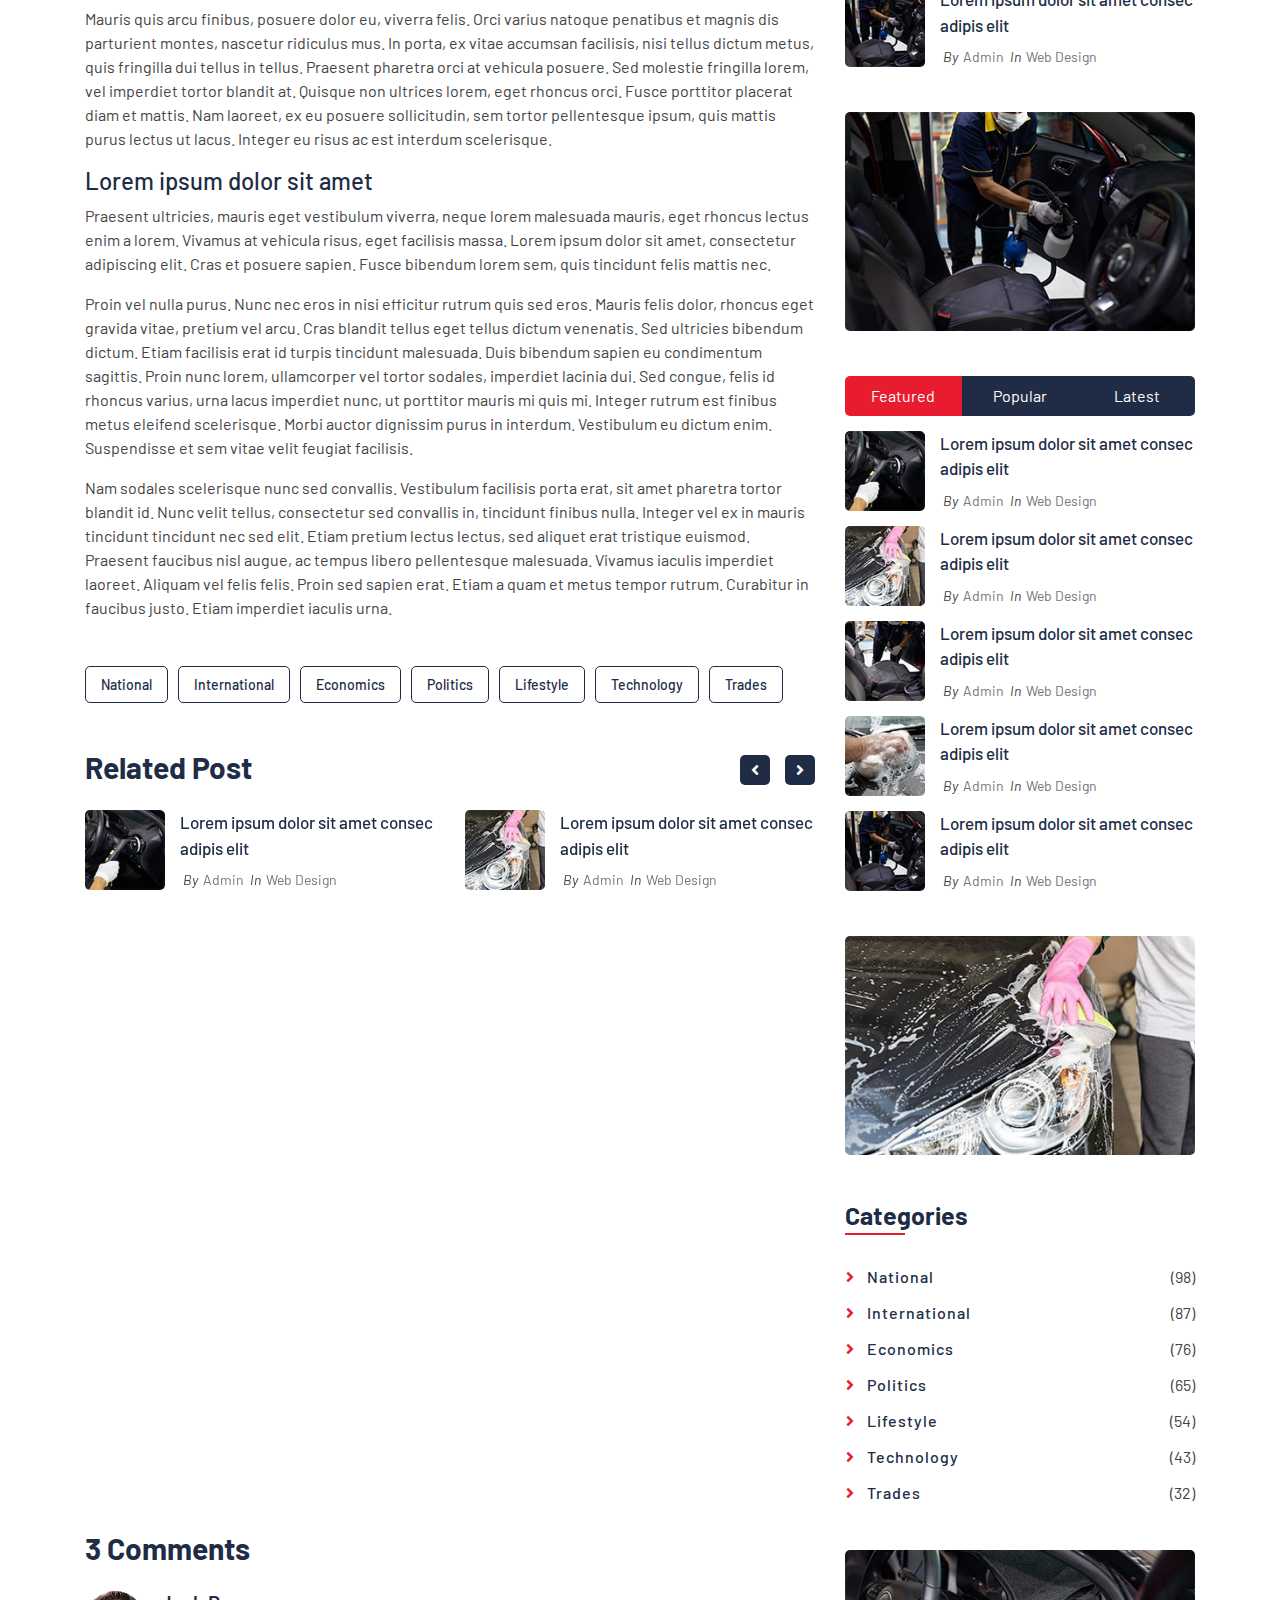
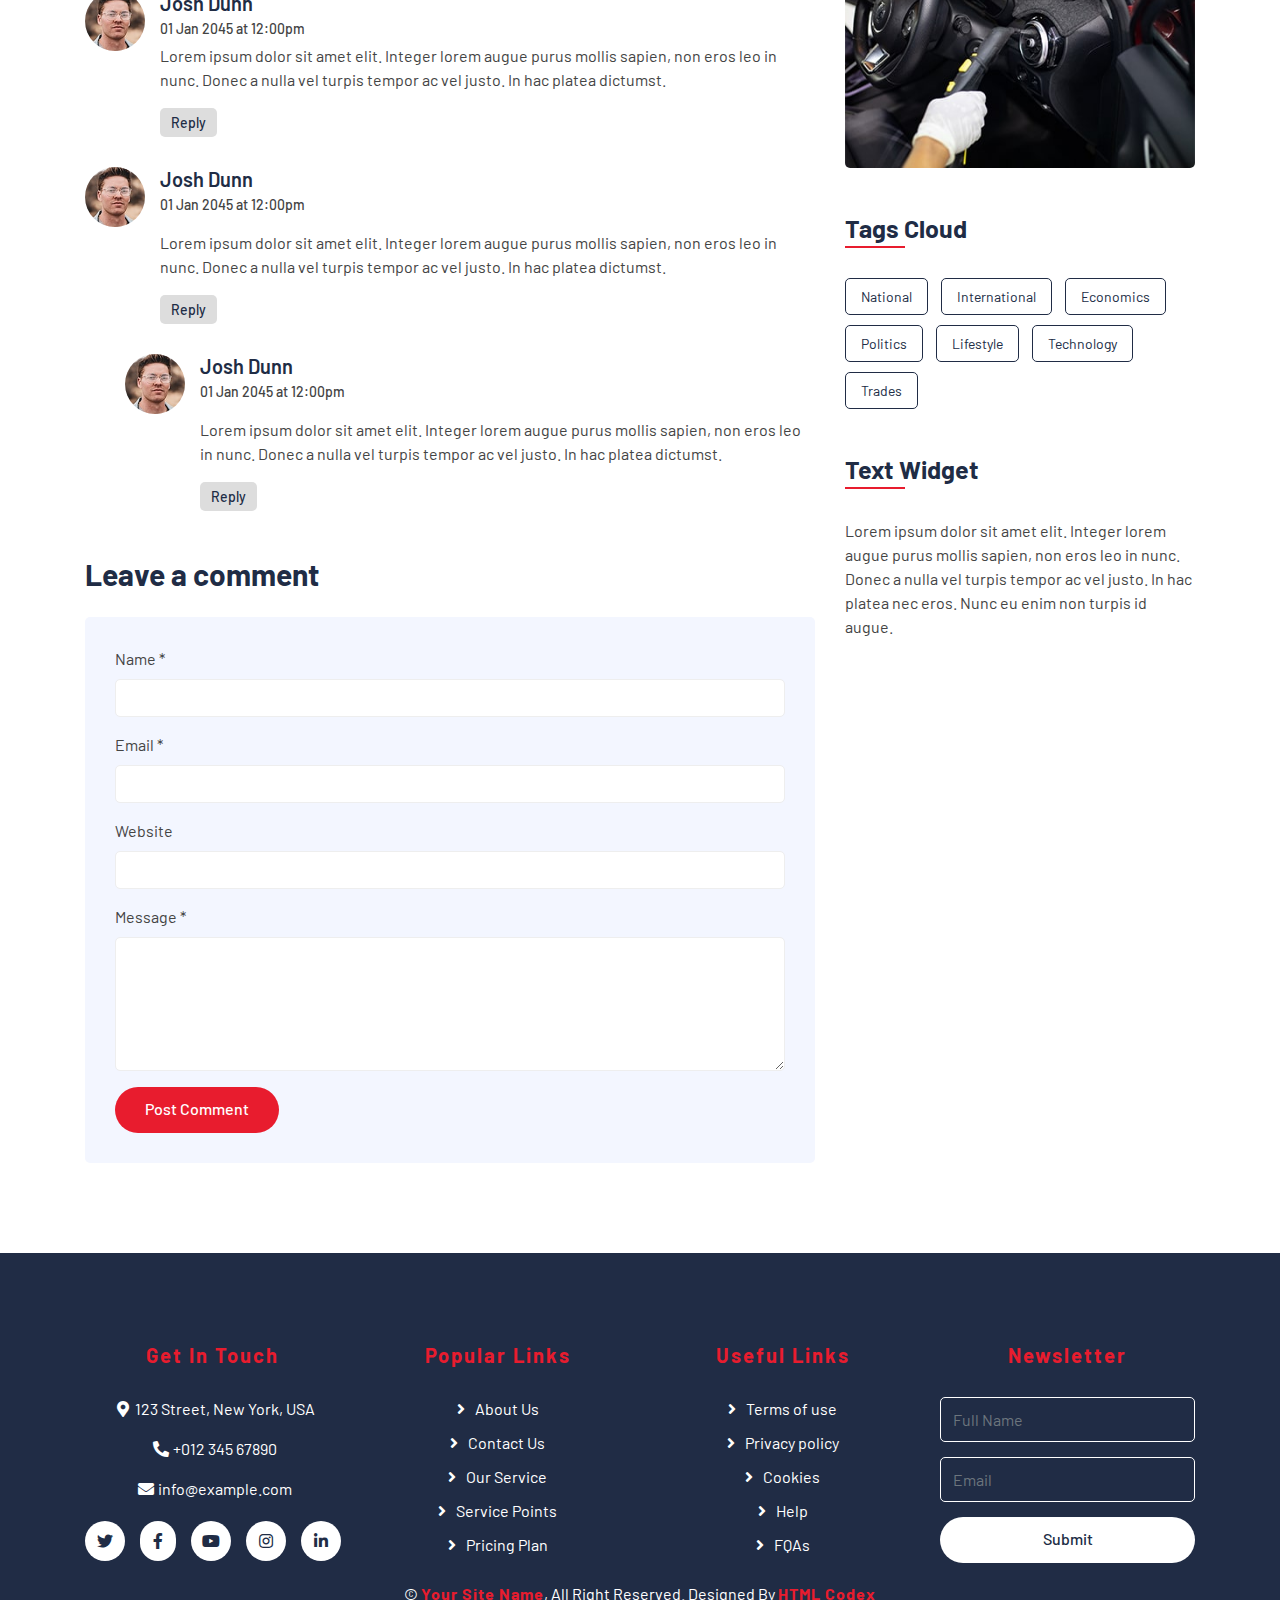
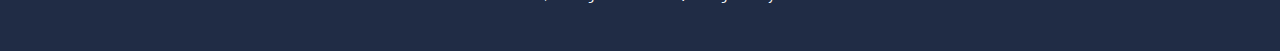
<file: single.html>
<!DOCTYPE html>
<html lang="en">
    <head>
        <meta charset="utf-8">
        <title>AutoWash - Car Wash Website Template</title>
        <meta content="width=device-width, initial-scale=1.0" name="viewport">
        <meta content="Free Website Template" name="keywords">
        <meta content="Free Website Template" name="description">

        <!-- Favicon -->
        <link href="img/favicon.ico" rel="icon">

        <!-- Google Font -->
        <link href="https://fonts.googleapis.com/css2?family=Barlow:wght@400;500;600;700;800;900&display=swap" rel="stylesheet"> 
        
        <!-- CSS Libraries -->
        <link href="https://stackpath.bootstrapcdn.com/bootstrap/4.4.1/css/bootstrap.min.css" rel="stylesheet">
        <link href="https://cdnjs.cloudflare.com/ajax/libs/font-awesome/5.10.0/css/all.min.css" rel="stylesheet">
        <link href="lib/flaticon/font/flaticon.css" rel="stylesheet">
        <link href="lib/animate/animate.min.css" rel="stylesheet">
        <link href="lib/owlcarousel/assets/owl.carousel.min.css" rel="stylesheet">

        <!-- Template Stylesheet -->
        <link href="css/style.css" rel="stylesheet">
    </head>

    <body>
        <!-- Top Bar Start -->
        <div class="top-bar">
            <div class="container">
                <div class="row align-items-center">
                    <div class="col-lg-4 col-md-12">
                        <div class="logo">
                            <a href="index.html">
                                <h1>Auto<span>Wash</span></h1>
                                <!-- <img src="img/logo.jpg" alt="Logo"> -->
                            </a>
                        </div>
                    </div>
                    <div class="col-lg-8 col-md-7 d-none d-lg-block">
                        <div class="row">
                            <div class="col-4">
                                <div class="top-bar-item">
                                    <div class="top-bar-icon">
                                        <i class="far fa-clock"></i>
                                    </div>
                                    <div class="top-bar-text">
                                        <h3>Opening Hour</h3>
                                        <p>Mon - Fri, 8:00 - 9:00</p>
                                    </div>
                                </div>
                            </div>
                            <div class="col-4">
                                <div class="top-bar-item">
                                    <div class="top-bar-icon">
                                        <i class="fa fa-phone-alt"></i>
                                    </div>
                                    <div class="top-bar-text">
                                        <h3>Call Us</h3>
                                        <p>+012 345 6789</p>
                                    </div>
                                </div>
                            </div>
                            <div class="col-4">
                                <div class="top-bar-item">
                                    <div class="top-bar-icon">
                                        <i class="far fa-envelope"></i>
                                    </div>
                                    <div class="top-bar-text">
                                        <h3>Email Us</h3>
                                        <p>info@example.com</p>
                                    </div>
                                </div>
                            </div>
                        </div>
                    </div>
                </div>
            </div>
        </div>
        <!-- Top Bar End -->

        <!-- Nav Bar Start -->
        <div class="nav-bar">
            <div class="container">
                <nav class="navbar navbar-expand-lg bg-dark navbar-dark">
                    <a href="#" class="navbar-brand">MENU</a>
                    <button type="button" class="navbar-toggler" data-toggle="collapse" data-target="#navbarCollapse">
                        <span class="navbar-toggler-icon"></span>
                    </button>

                    <div class="collapse navbar-collapse justify-content-between" id="navbarCollapse">
                        <div class="navbar-nav mr-auto">
                            <a href="index.html" class="nav-item nav-link">Home</a>
                            <a href="about.html" class="nav-item nav-link">About</a>
                            <a href="service.html" class="nav-item nav-link">Service</a>
                            <a href="price.html" class="nav-item nav-link">Price</a>
                            <a href="location.html" class="nav-item nav-link">Washing Points</a>
                            <div class="nav-item dropdown">
                                <a href="#" class="nav-link dropdown-toggle active" data-toggle="dropdown">Pages</a>
                                <div class="dropdown-menu">
                                    <a href="blog.html" class="dropdown-item">Blog Grid</a>
                                    <a href="single.html" class="dropdown-item">Detail Page</a>
                                    <a href="team.html" class="dropdown-item">Team Member</a>
                                    <a href="booking.html" class="dropdown-item">Schedule Booking</a>
                                </div>
                            </div>
                            <a href="contact.html" class="nav-item nav-link">Contact</a>
                        </div>
                        <div class="ml-auto">
                            <a class="btn btn-custom" href="#">Get Appointment</a>
                        </div>
                    </div>
                </nav>
            </div>
        </div>
        <!-- Nav Bar End -->
        
        
        <!-- Page Header Start -->
        <div class="page-header">
            <div class="container">
                <div class="row">
                    <div class="col-12">
                        <h2>Detail Page</h2>
                    </div>
                    <div class="col-12">
                        <a href="">Home</a>
                        <a href="">Detail</a>
                    </div>
                </div>
            </div>
        </div>
        <!-- Page Header End -->


        <!-- Single Post Start-->
        <div class="single">
            <div class="container">
                <div class="row">
                    <div class="col-lg-8">
                        <div class="single-content">
                            <img src="img/single.jpg" />
                            <h2>Lorem ipsum dolor sit amet</h2>
                            <p>
                                Lorem ipsum dolor sit amet, consectetur adipiscing elit. Integer molestie, lorem eu eleifend bibendum, augue purus mollis sapien, non rhoncus eros leo in nunc. Donec a nulla vel turpis consectetur tempor ac vel justo. In hac habitasse platea dictumst. Cras nec sollicitudin eros. Nunc eu enim non turpis sagittis rhoncus consectetur id augue. Mauris dignissim neque felis. Phasellus mollis mi a pharetra cursus. Maecenas vulputate augue placerat lacus mattis, nec ornare risus sollicitudin.
                            </p>
                            <p>
                                Mauris eu pulvinar tellus, eu luctus nisl. Pellentesque suscipit mi eu varius pulvinar. Aenean vulputate, massa eget elementum finibus, ipsum arcu commodo est, ut mattis eros orci ac risus. Suspendisse ornare, massa in feugiat facilisis, eros nisl auctor lacus, laoreet tempus elit dolor eu lorem. Nunc a arcu suscipit, suscipit quam quis, semper augue.
                            </p>
                            <p>
                                Quisque arcu nulla, convallis nec orci vel, suscipit elementum odio. Curabitur volutpat velit non diam tincidunt sodales. Nullam sapien libero, bibendum nec viverra in, iaculis ut eros.
                            </p>
                            <h3>Lorem ipsum dolor sit amet</h3>
                            <p>
                                Vestibulum sit amet ullamcorper sem. Integer hendrerit elit eget purus sodales maximus. Quisque ac nulla arcu. Morbi venenatis arcu ac arcu cursus pharetra. Morbi sit amet viverra augue, ac ultricies libero. Praesent elementum lectus mi, eu elementum urna venenatis sed. Donec auctor purus ut mattis feugiat. Integer mi erat, consectetur sed tincidunt vitae, sagittis elementum libero. Vivamus a mauris consequat, hendrerit lectus in, fermentum libero. Integer mattis bibendum neque et porttitor.
                            </p>
                            <p>
                                Mauris quis arcu finibus, posuere dolor eu, viverra felis. Orci varius natoque penatibus et magnis dis parturient montes, nascetur ridiculus mus. In porta, ex vitae accumsan facilisis, nisi tellus dictum metus, quis fringilla dui tellus in tellus. Praesent pharetra orci at vehicula posuere. Sed molestie fringilla lorem, vel imperdiet tortor blandit at. Quisque non ultrices lorem, eget rhoncus orci. Fusce porttitor placerat diam et mattis. Nam laoreet, ex eu posuere sollicitudin, sem tortor pellentesque ipsum, quis mattis purus lectus ut lacus. Integer eu risus ac est interdum scelerisque.
                            </p>
                            <h4>Lorem ipsum dolor sit amet</h4>
                            <p>
                                Praesent ultricies, mauris eget vestibulum viverra, neque lorem malesuada mauris, eget rhoncus lectus enim a lorem. Vivamus at vehicula risus, eget facilisis massa. Lorem ipsum dolor sit amet, consectetur adipiscing elit. Cras et posuere sapien. Fusce bibendum lorem sem, quis tincidunt felis mattis nec.
                            </p>
                            <p>
                                Proin vel nulla purus. Nunc nec eros in nisi efficitur rutrum quis sed eros. Mauris felis dolor, rhoncus eget gravida vitae, pretium vel arcu. Cras blandit tellus eget tellus dictum venenatis. Sed ultricies bibendum dictum. Etiam facilisis erat id turpis tincidunt malesuada. Duis bibendum sapien eu condimentum sagittis. Proin nunc lorem, ullamcorper vel tortor sodales, imperdiet lacinia dui. Sed congue, felis id rhoncus varius, urna lacus imperdiet nunc, ut porttitor mauris mi quis mi. Integer rutrum est finibus metus eleifend scelerisque. Morbi auctor dignissim purus in interdum. Vestibulum eu dictum enim. Suspendisse et sem vitae velit feugiat facilisis.
                            </p>
                            <p>
                                Nam sodales scelerisque nunc sed convallis. Vestibulum facilisis porta erat, sit amet pharetra tortor blandit id. Nunc velit tellus, consectetur sed convallis in, tincidunt finibus nulla. Integer vel ex in mauris tincidunt tincidunt nec sed elit. Etiam pretium lectus lectus, sed aliquet erat tristique euismod. Praesent faucibus nisl augue, ac tempus libero pellentesque malesuada. Vivamus iaculis imperdiet laoreet. Aliquam vel felis felis. Proin sed sapien erat. Etiam a quam et metus tempor rutrum. Curabitur in faucibus justo. Etiam imperdiet iaculis urna.
                            </p>
                        </div>
                        <div class="single-tags">
                            <a href="">National</a>
                            <a href="">International</a>
                            <a href="">Economics</a>
                            <a href="">Politics</a>
                            <a href="">Lifestyle</a>
                            <a href="">Technology</a>
                            <a href="">Trades</a>
                        </div>
                        <div class="single-related">
                            <h2>Related Post</h2>
                            <div class="owl-carousel related-slider">
                                <div class="post-item">
                                    <div class="post-img">
                                        <img src="img/post-1.jpg" />
                                    </div>
                                    <div class="post-text">
                                        <a href="">Lorem ipsum dolor sit amet consec adipis elit</a>
                                        <div class="post-meta">
                                            <p>By<a href="">Admin</a></p>
                                            <p>In<a href="">Web Design</a></p>
                                        </div>
                                    </div>
                                </div>
                                <div class="post-item">
                                    <div class="post-img">
                                        <img src="img/post-2.jpg" />
                                    </div>
                                    <div class="post-text">
                                        <a href="">Lorem ipsum dolor sit amet consec adipis elit</a>
                                        <div class="post-meta">
                                            <p>By<a href="">Admin</a></p>
                                            <p>In<a href="">Web Design</a></p>
                                        </div>
                                    </div>
                                </div>
                                <div class="post-item">
                                    <div class="post-img">
                                        <img src="img/post-3.jpg" />
                                    </div>
                                    <div class="post-text">
                                        <a href="">Lorem ipsum dolor sit amet consec adipis elit</a>
                                        <div class="post-meta">
                                            <p>By<a href="">Admin</a></p>
                                            <p>In<a href="">Web Design</a></p>
                                        </div>
                                    </div>
                                </div>
                                <div class="post-item">
                                    <div class="post-img">
                                        <img src="img/post-4.jpg" />
                                    </div>
                                    <div class="post-text">
                                        <a href="">Lorem ipsum dolor sit amet consec adipis elit</a>
                                        <div class="post-meta">
                                            <p>By<a href="">Admin</a></p>
                                            <p>In<a href="">Web Design</a></p>
                                        </div>
                                    </div>
                                </div>
                            </div>
                        </div>

                        <div class="single-comment">
                            <h2>3 Comments</h2>
                            <ul class="comment-list">
                                <li class="comment-item">
                                    <div class="comment-body">
                                        <div class="comment-img">
                                            <img src="img/user.jpg" />
                                        </div>
                                        <div class="comment-text">
                                            <h3><a href="">Josh Dunn</a></h3>
                                            <span>01 Jan 2045 at 12:00pm</span>
                                            <p>
                                                Lorem ipsum dolor sit amet elit. Integer lorem augue purus mollis sapien, non eros leo in nunc. Donec a nulla vel turpis tempor ac vel justo. In hac platea dictumst. 
                                            </p>
                                            <a class="btn" href="">Reply</a>
                                        </div>
                                    </div>
                                </li>
                                <li class="comment-item">
                                    <div class="comment-body">
                                        <div class="comment-img">
                                            <img src="img/user.jpg" />
                                        </div>
                                        <div class="comment-text">
                                            <h3><a href="">Josh Dunn</a></h3>
                                            <p><span>01 Jan 2045 at 12:00pm</span></p>
                                            <p>
                                                Lorem ipsum dolor sit amet elit. Integer lorem augue purus mollis sapien, non eros leo in nunc. Donec a nulla vel turpis tempor ac vel justo. In hac platea dictumst. 
                                            </p>
                                            <a class="btn" href="">Reply</a>
                                        </div>
                                    </div>
                                    <ul class="comment-child">
                                        <li class="comment-item">
                                            <div class="comment-body">
                                                <div class="comment-img">
                                                    <img src="img/user.jpg" />
                                                </div>
                                                <div class="comment-text">
                                                    <h3><a href="">Josh Dunn</a></h3>
                                                    <p><span>01 Jan 2045 at 12:00pm</span></p>
                                                    <p>
                                                        Lorem ipsum dolor sit amet elit. Integer lorem augue purus mollis sapien, non eros leo in nunc. Donec a nulla vel turpis tempor ac vel justo. In hac platea dictumst. 
                                                    </p>
                                                    <a class="btn" href="">Reply</a>
                                                </div>
                                            </div>
                                        </li>
                                    </ul>
                                </li>
                            </ul>
                        </div>
                        <div class="comment-form">
                            <h2>Leave a comment</h2>
                            <form>
                                <div class="form-group">
                                    <label for="name">Name *</label>
                                    <input type="text" class="form-control" id="name">
                                </div>
                                <div class="form-group">
                                    <label for="email">Email *</label>
                                    <input type="email" class="form-control" id="email">
                                </div>
                                <div class="form-group">
                                    <label for="website">Website</label>
                                    <input type="url" class="form-control" id="website">
                                </div>

                                <div class="form-group">
                                    <label for="message">Message *</label>
                                    <textarea id="message" cols="30" rows="5" class="form-control"></textarea>
                                </div>
                                <div class="form-group">
                                    <input type="submit" value="Post Comment" class="btn btn-custom">
                                </div>
                            </form>
                        </div>
                    </div>

                    <div class="col-lg-4">
                        <div class="sidebar">
                            <div class="sidebar-widget">
                                <div class="single-bio">
                                    <div class="single-bio-img">
                                        <img src="img/user.jpg" />
                                    </div>
                                    <div class="single-bio-text">
                                        <h3>Author Name</h3>
                                        <p>
                                            Lorem ipsum dolor sit amet elit. Integer lorem augue purus mollis sapien, non eros leo in nunc. Donec a nulla vel turpis tempor ac vel justo. In hac platea dictumst.
                                        </p>
                                    </div>
                                    <div class="single-bio-social">
                                        <a class="btn" href=""><i class="fab fa-twitter"></i></a>
                                        <a class="btn" href=""><i class="fab fa-facebook-f"></i></a>
                                        <a class="btn" href=""><i class="fab fa-youtube"></i></a>
                                        <a class="btn" href=""><i class="fab fa-instagram"></i></a>
                                        <a class="btn" href=""><i class="fab fa-linkedin-in"></i></a>
                                    </div>
                                </div>
                            </div>
                            
                            <div class="sidebar-widget">
                                <div class="search-widget">
                                    <form>
                                        <input class="form-control" type="text" placeholder="Search Keyword">
                                        <button class="btn"><i class="fa fa-search"></i></button>
                                    </form>
                                </div>
                            </div>

                            <div class="sidebar-widget">
                                <h2 class="widget-title">Recent Post</h2>
                                <div class="recent-post">
                                    <div class="post-item">
                                        <div class="post-img">
                                            <img src="img/post-1.jpg" />
                                        </div>
                                        <div class="post-text">
                                            <a href="">Lorem ipsum dolor sit amet consec adipis elit</a>
                                            <div class="post-meta">
                                                <p>By<a href="">Admin</a></p>
                                                <p>In<a href="">Web Design</a></p>
                                            </div>
                                        </div>
                                    </div>
                                    <div class="post-item">
                                        <div class="post-img">
                                            <img src="img/post-2.jpg" />
                                        </div>
                                        <div class="post-text">
                                            <a href="">Lorem ipsum dolor sit amet consec adipis elit</a>
                                            <div class="post-meta">
                                                <p>By<a href="">Admin</a></p>
                                                <p>In<a href="">Web Design</a></p>
                                            </div>
                                        </div>
                                    </div>
                                    <div class="post-item">
                                        <div class="post-img">
                                            <img src="img/post-3.jpg" />
                                        </div>
                                        <div class="post-text">
                                            <a href="">Lorem ipsum dolor sit amet consec adipis elit</a>
                                            <div class="post-meta">
                                                <p>By<a href="">Admin</a></p>
                                                <p>In<a href="">Web Design</a></p>
                                            </div>
                                        </div>
                                    </div>
                                    <div class="post-item">
                                        <div class="post-img">
                                            <img src="img/post-4.jpg" />
                                        </div>
                                        <div class="post-text">
                                            <a href="">Lorem ipsum dolor sit amet consec adipis elit</a>
                                            <div class="post-meta">
                                                <p>By<a href="">Admin</a></p>
                                                <p>In<a href="">Web Design</a></p>
                                            </div>
                                        </div>
                                    </div>
                                    <div class="post-item">
                                        <div class="post-img">
                                            <img src="img/post-5.jpg" />
                                        </div>
                                        <div class="post-text">
                                            <a href="">Lorem ipsum dolor sit amet consec adipis elit</a>
                                            <div class="post-meta">
                                                <p>By<a href="">Admin</a></p>
                                                <p>In<a href="">Web Design</a></p>
                                            </div>
                                        </div>
                                    </div>
                                </div>
                            </div>

                            <div class="sidebar-widget">
                                <div class="image-widget">
                                    <a href="#"><img src="img/blog-1.jpg" alt="Image"></a>
                                </div>
                            </div>

                            <div class="sidebar-widget">
                                <div class="tab-post">
                                    <ul class="nav nav-pills nav-justified">
                                        <li class="nav-item">
                                            <a class="nav-link active" data-toggle="pill" href="#featured">Featured</a>
                                        </li>
                                        <li class="nav-item">
                                            <a class="nav-link" data-toggle="pill" href="#popular">Popular</a>
                                        </li>
                                        <li class="nav-item">
                                            <a class="nav-link" data-toggle="pill" href="#latest">Latest</a>
                                        </li>
                                    </ul>

                                    <div class="tab-content">
                                        <div id="featured" class="container tab-pane active">
                                            <div class="post-item">
                                                <div class="post-img">
                                                    <img src="img/post-1.jpg" />
                                                </div>
                                                <div class="post-text">
                                                    <a href="">Lorem ipsum dolor sit amet consec adipis elit</a>
                                                    <div class="post-meta">
                                                        <p>By<a href="">Admin</a></p>
                                                        <p>In<a href="">Web Design</a></p>
                                                    </div>
                                                </div>
                                            </div>
                                            <div class="post-item">
                                                <div class="post-img">
                                                    <img src="img/post-2.jpg" />
                                                </div>
                                                <div class="post-text">
                                                    <a href="">Lorem ipsum dolor sit amet consec adipis elit</a>
                                                    <div class="post-meta">
                                                        <p>By<a href="">Admin</a></p>
                                                        <p>In<a href="">Web Design</a></p>
                                                    </div>
                                                </div>
                                            </div>
                                            <div class="post-item">
                                                <div class="post-img">
                                                    <img src="img/post-3.jpg" />
                                                </div>
                                                <div class="post-text">
                                                    <a href="">Lorem ipsum dolor sit amet consec adipis elit</a>
                                                    <div class="post-meta">
                                                        <p>By<a href="">Admin</a></p>
                                                        <p>In<a href="">Web Design</a></p>
                                                    </div>
                                                </div>
                                            </div>
                                            <div class="post-item">
                                                <div class="post-img">
                                                    <img src="img/post-4.jpg" />
                                                </div>
                                                <div class="post-text">
                                                    <a href="">Lorem ipsum dolor sit amet consec adipis elit</a>
                                                    <div class="post-meta">
                                                        <p>By<a href="">Admin</a></p>
                                                        <p>In<a href="">Web Design</a></p>
                                                    </div>
                                                </div>
                                            </div>
                                            <div class="post-item">
                                                <div class="post-img">
                                                    <img src="img/post-5.jpg" />
                                                </div>
                                                <div class="post-text">
                                                    <a href="">Lorem ipsum dolor sit amet consec adipis elit</a>
                                                    <div class="post-meta">
                                                        <p>By<a href="">Admin</a></p>
                                                        <p>In<a href="">Web Design</a></p>
                                                    </div>
                                                </div>
                                            </div>
                                        </div>
                                        <div id="popular" class="container tab-pane fade">
                                            <div class="post-item">
                                                <div class="post-img">
                                                    <img src="img/post-1.jpg" />
                                                </div>
                                                <div class="post-text">
                                                    <a href="">Lorem ipsum dolor sit amet consec adipis elit</a>
                                                    <div class="post-meta">
                                                        <p>By<a href="">Admin</a></p>
                                                        <p>In<a href="">Web Design</a></p>
                                                    </div>
                                                </div>
                                            </div>
                                            <div class="post-item">
                                                <div class="post-img">
                                                    <img src="img/post-2.jpg" />
                                                </div>
                                                <div class="post-text">
                                                    <a href="">Lorem ipsum dolor sit amet consec adipis elit</a>
                                                    <div class="post-meta">
                                                        <p>By<a href="">Admin</a></p>
                                                        <p>In<a href="">Web Design</a></p>
                                                    </div>
                                                </div>
                                            </div>
                                            <div class="post-item">
                                                <div class="post-img">
                                                    <img src="img/post-3.jpg" />
                                                </div>
                                                <div class="post-text">
                                                    <a href="">Lorem ipsum dolor sit amet consec adipis elit</a>
                                                    <div class="post-meta">
                                                        <p>By<a href="">Admin</a></p>
                                                        <p>In<a href="">Web Design</a></p>
                                                    </div>
                                                </div>
                                            </div>
                                            <div class="post-item">
                                                <div class="post-img">
                                                    <img src="img/post-4.jpg" />
                                                </div>
                                                <div class="post-text">
                                                    <a href="">Lorem ipsum dolor sit amet consec adipis elit</a>
                                                    <div class="post-meta">
                                                        <p>By<a href="">Admin</a></p>
                                                        <p>In<a href="">Web Design</a></p>
                                                    </div>
                                                </div>
                                            </div>
                                            <div class="post-item">
                                                <div class="post-img">
                                                    <img src="img/post-5.jpg" />
                                                </div>
                                                <div class="post-text">
                                                    <a href="">Lorem ipsum dolor sit amet consec adipis elit</a>
                                                    <div class="post-meta">
                                                        <p>By<a href="">Admin</a></p>
                                                        <p>In<a href="">Web Design</a></p>
                                                    </div>
                                                </div>
                                            </div>
                                        </div>
                                        <div id="latest" class="container tab-pane fade">
                                            <div class="post-item">
                                                <div class="post-img">
                                                    <img src="img/post-1.jpg" />
                                                </div>
                                                <div class="post-text">
                                                    <a href="">Lorem ipsum dolor sit amet consec adipis elit</a>
                                                    <div class="post-meta">
                                                        <p>By<a href="">Admin</a></p>
                                                        <p>In<a href="">Web Design</a></p>
                                                    </div>
                                                </div>
                                            </div>
                                            <div class="post-item">
                                                <div class="post-img">
                                                    <img src="img/post-2.jpg" />
                                                </div>
                                                <div class="post-text">
                                                    <a href="">Lorem ipsum dolor sit amet consec adipis elit</a>
                                                    <div class="post-meta">
                                                        <p>By<a href="">Admin</a></p>
                                                        <p>In<a href="">Web Design</a></p>
                                                    </div>
                                                </div>
                                            </div>
                                            <div class="post-item">
                                                <div class="post-img">
                                                    <img src="img/post-3.jpg" />
                                                </div>
                                                <div class="post-text">
                                                    <a href="">Lorem ipsum dolor sit amet consec adipis elit</a>
                                                    <div class="post-meta">
                                                        <p>By<a href="">Admin</a></p>
                                                        <p>In<a href="">Web Design</a></p>
                                                    </div>
                                                </div>
                                            </div>
                                            <div class="post-item">
                                                <div class="post-img">
                                                    <img src="img/post-4.jpg" />
                                                </div>
                                                <div class="post-text">
                                                    <a href="">Lorem ipsum dolor sit amet consec adipis elit</a>
                                                    <div class="post-meta">
                                                        <p>By<a href="">Admin</a></p>
                                                        <p>In<a href="">Web Design</a></p>
                                                    </div>
                                                </div>
                                            </div>
                                            <div class="post-item">
                                                <div class="post-img">
                                                    <img src="img/post-5.jpg" />
                                                </div>
                                                <div class="post-text">
                                                    <a href="">Lorem ipsum dolor sit amet consec adipis elit</a>
                                                    <div class="post-meta">
                                                        <p>By<a href="">Admin</a></p>
                                                        <p>In<a href="">Web Design</a></p>
                                                    </div>
                                                </div>
                                            </div>
                                        </div>
                                    </div>
                                </div>
                            </div>

                            <div class="sidebar-widget">
                                <div class="image-widget">
                                    <a href="#"><img src="img/blog-2.jpg" alt="Image"></a>
                                </div>
                            </div>

                            <div class="sidebar-widget">
                                <h2 class="widget-title">Categories</h2>
                                <div class="category-widget">
                                    <ul>
                                        <li><a href="">National</a><span>(98)</span></li>
                                        <li><a href="">International</a><span>(87)</span></li>
                                        <li><a href="">Economics</a><span>(76)</span></li>
                                        <li><a href="">Politics</a><span>(65)</span></li>
                                        <li><a href="">Lifestyle</a><span>(54)</span></li>
                                        <li><a href="">Technology</a><span>(43)</span></li>
                                        <li><a href="">Trades</a><span>(32)</span></li>
                                    </ul>
                                </div>
                            </div>

                            <div class="sidebar-widget">
                                <div class="image-widget">
                                    <a href="#"><img src="img/blog-3.jpg" alt="Image"></a>
                                </div>
                            </div>

                            <div class="sidebar-widget">
                                <h2 class="widget-title">Tags Cloud</h2>
                                <div class="tag-widget">
                                    <a href="">National</a>
                                    <a href="">International</a>
                                    <a href="">Economics</a>
                                    <a href="">Politics</a>
                                    <a href="">Lifestyle</a>
                                    <a href="">Technology</a>
                                    <a href="">Trades</a>
                                </div>
                            </div>

                            <div class="sidebar-widget">
                                <h2 class="widget-title">Text Widget</h2>
                                <div class="text-widget">
                                    <p>
                                        Lorem ipsum dolor sit amet elit. Integer lorem augue purus mollis sapien, non eros leo in nunc. Donec a nulla vel turpis tempor ac vel justo. In hac platea nec eros. Nunc eu enim non turpis id augue.
                                    </p>
                                </div>
                            </div>
                        </div>
                    </div>
                </div>
            </div>
        </div>
        <!-- Single Post End-->   


        <!-- Footer Start -->
        <div class="footer">
            <div class="container">
                <div class="row">
                    <div class="col-lg-3 col-md-6">
                        <div class="footer-contact">
                            <h2>Get In Touch</h2>
                            <p><i class="fa fa-map-marker-alt"></i>123 Street, New York, USA</p>
                            <p><i class="fa fa-phone-alt"></i>+012 345 67890</p>
                            <p><i class="fa fa-envelope"></i>info@example.com</p>
                            <div class="footer-social">
                                <a class="btn" href=""><i class="fab fa-twitter"></i></a>
                                <a class="btn" href=""><i class="fab fa-facebook-f"></i></a>
                                <a class="btn" href=""><i class="fab fa-youtube"></i></a>
                                <a class="btn" href=""><i class="fab fa-instagram"></i></a>
                                <a class="btn" href=""><i class="fab fa-linkedin-in"></i></a>
                            </div>
                        </div>
                    </div>
                    <div class="col-lg-3 col-md-6">
                        <div class="footer-link">
                            <h2>Popular Links</h2>
                            <a href="">About Us</a>
                            <a href="">Contact Us</a>
                            <a href="">Our Service</a>
                            <a href="">Service Points</a>
                            <a href="">Pricing Plan</a>
                        </div>
                    </div>
                    <div class="col-lg-3 col-md-6">
                        <div class="footer-link">
                            <h2>Useful Links</h2>
                            <a href="">Terms of use</a>
                            <a href="">Privacy policy</a>
                            <a href="">Cookies</a>
                            <a href="">Help</a>
                            <a href="">FQAs</a>
                        </div>
                    </div>
                    <div class="col-lg-3 col-md-6">
                        <div class="footer-newsletter">
                            <h2>Newsletter</h2>
                            <form>
                                <input class="form-control" placeholder="Full Name">
                                <input class="form-control" placeholder="Email">
                                <button class="btn btn-custom">Submit</button>
                            </form>
                        </div>
                    </div>
                </div>
            </div>
            <div class="container copyright">
                <p>&copy; <a href="#">Your Site Name</a>, All Right Reserved. Designed By <a href="https://htmlcodex.com">HTML Codex</a></p>
            </div>
        </div>
        <!-- Footer End -->
        
        <!-- Back to top button -->
        <a href="#" class="back-to-top"><i class="fa fa-chevron-up"></i></a>
        
        <!-- Pre Loader -->
        <div id="loader" class="show">
            <div class="loader"></div>
        </div>

        <!-- JavaScript Libraries -->
        <script src="https://code.jquery.com/jquery-3.4.1.min.js"></script>
        <script src="https://stackpath.bootstrapcdn.com/bootstrap/4.4.1/js/bootstrap.bundle.min.js"></script>
        <script src="lib/easing/easing.min.js"></script>
        <script src="lib/owlcarousel/owl.carousel.min.js"></script>
        <script src="lib/waypoints/waypoints.min.js"></script>
        <script src="lib/counterup/counterup.min.js"></script>
        
        <!-- Contact Javascript File -->
        <script src="mail/jqBootstrapValidation.min.js"></script>
        <script src="mail/contact.js"></script>

        <!-- Template Javascript -->
        <script src="js/main.js"></script>
    </body>
</html>
</file>
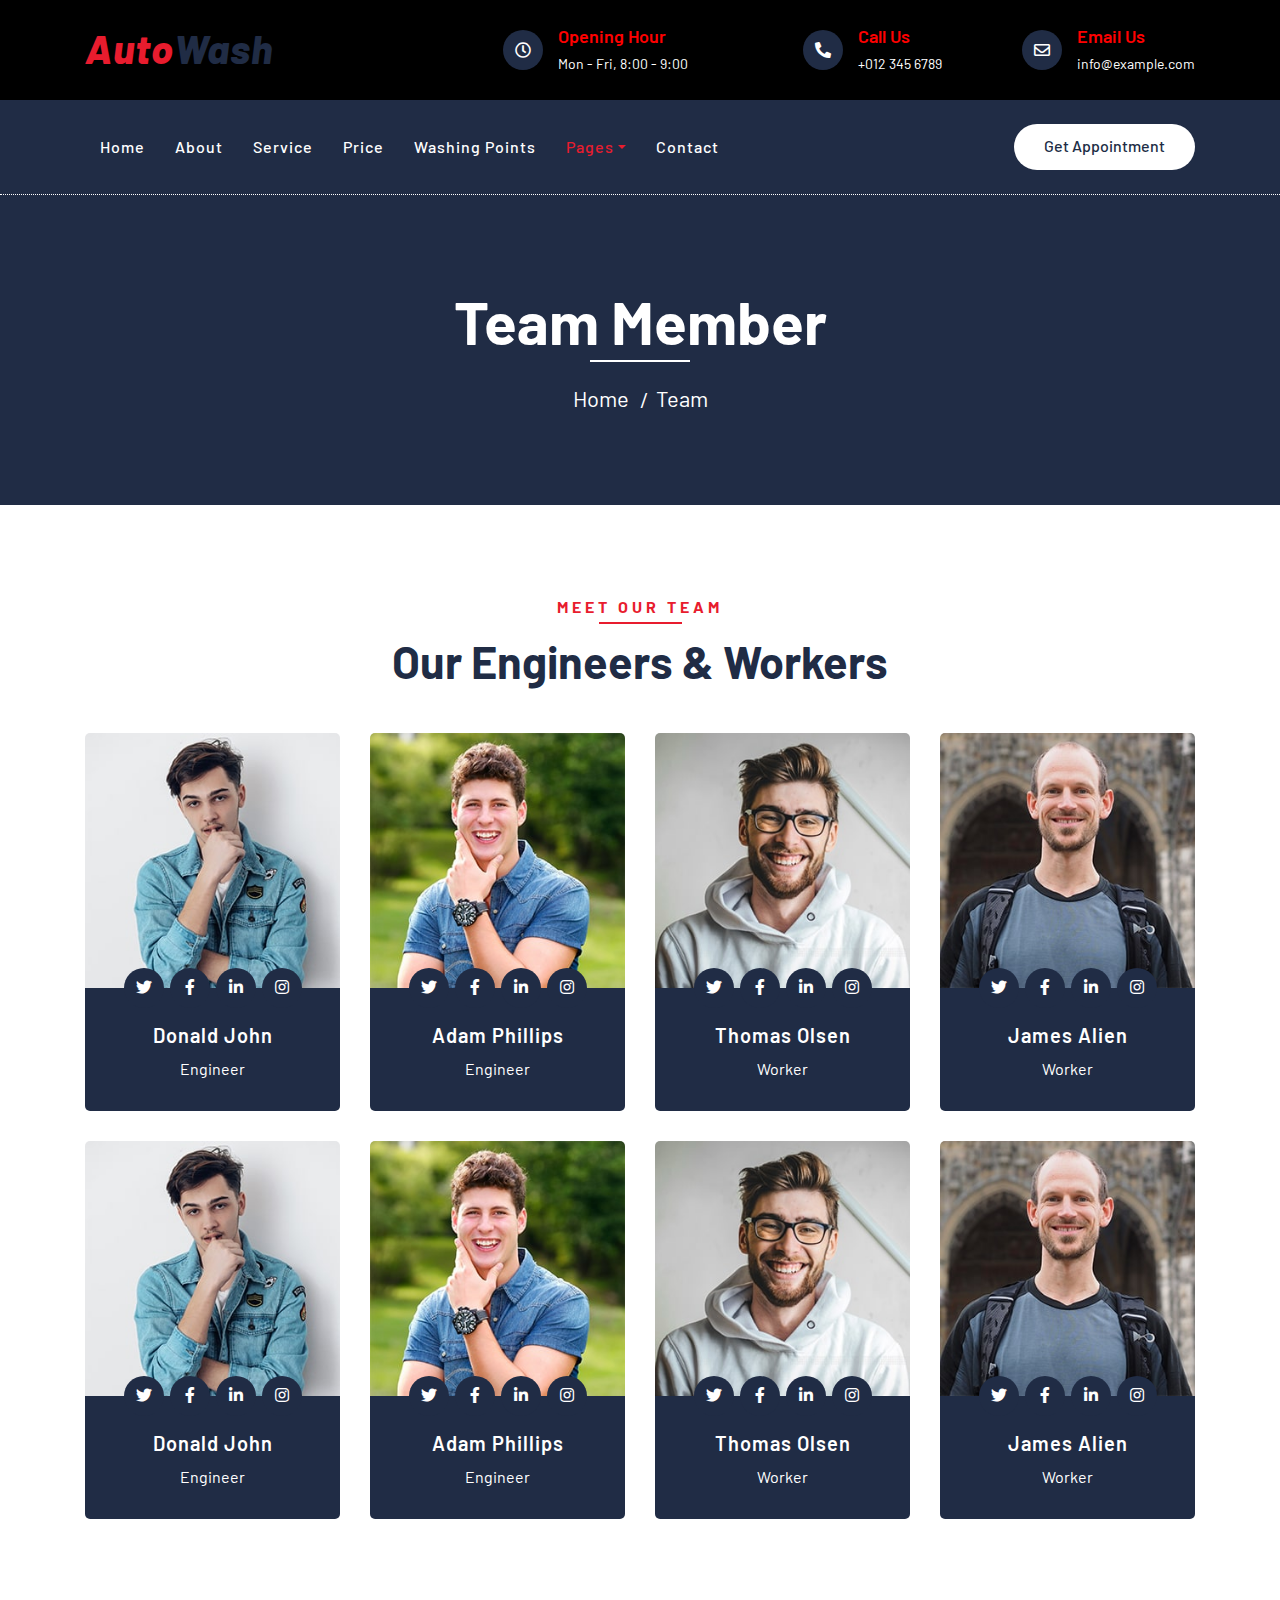
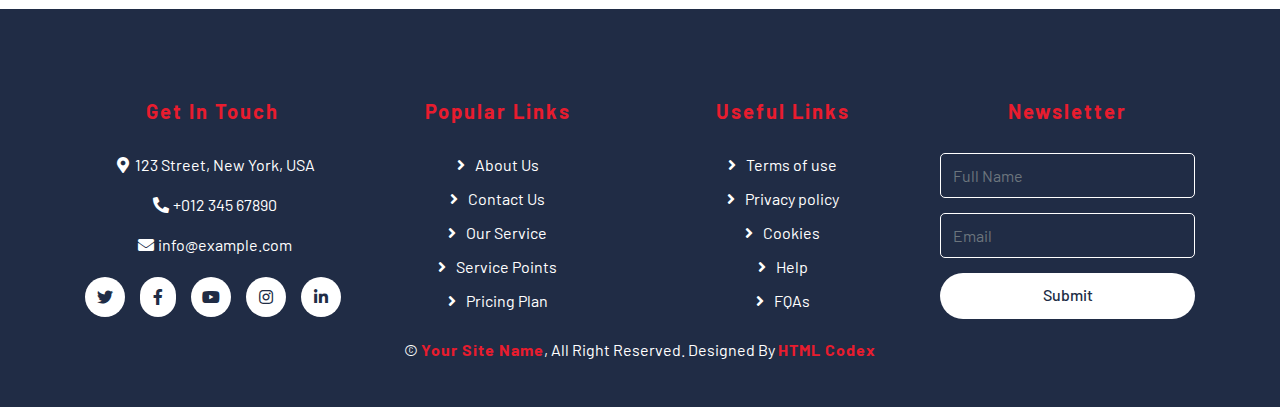
<file: team.html>
<!DOCTYPE html>
<html lang="en">
    <head>
        <meta charset="utf-8">
        <title>AutoWash - Car Wash Website Template</title>
        <meta content="width=device-width, initial-scale=1.0" name="viewport">
        <meta content="Free Website Template" name="keywords">
        <meta content="Free Website Template" name="description">

        <!-- Favicon -->
        <link href="img/favicon.ico" rel="icon">

        <!-- Google Font -->
        <link href="https://fonts.googleapis.com/css2?family=Barlow:wght@400;500;600;700;800;900&display=swap" rel="stylesheet"> 
        
        <!-- CSS Libraries -->
        <link href="https://stackpath.bootstrapcdn.com/bootstrap/4.4.1/css/bootstrap.min.css" rel="stylesheet">
        <link href="https://cdnjs.cloudflare.com/ajax/libs/font-awesome/5.10.0/css/all.min.css" rel="stylesheet">
        <link href="lib/flaticon/font/flaticon.css" rel="stylesheet">
        <link href="lib/animate/animate.min.css" rel="stylesheet">
        <link href="lib/owlcarousel/assets/owl.carousel.min.css" rel="stylesheet">

        <!-- Template Stylesheet -->
        <link href="css/style.css" rel="stylesheet">
    </head>

    <body>
        <!-- Top Bar Start -->
        <div class="top-bar">
            <div class="container">
                <div class="row align-items-center">
                    <div class="col-lg-4 col-md-12">
                        <div class="logo">
                            <a href="index.html">
                                <h1>Auto<span>Wash</span></h1>
                                <!-- <img src="img/logo.jpg" alt="Logo"> -->
                            </a>
                        </div>
                    </div>
                    <div class="col-lg-8 col-md-7 d-none d-lg-block">
                        <div class="row">
                            <div class="col-4">
                                <div class="top-bar-item">
                                    <div class="top-bar-icon">
                                        <i class="far fa-clock"></i>
                                    </div>
                                    <div class="top-bar-text">
                                        <h3>Opening Hour</h3>
                                        <p>Mon - Fri, 8:00 - 9:00</p>
                                    </div>
                                </div>
                            </div>
                            <div class="col-4">
                                <div class="top-bar-item">
                                    <div class="top-bar-icon">
                                        <i class="fa fa-phone-alt"></i>
                                    </div>
                                    <div class="top-bar-text">
                                        <h3>Call Us</h3>
                                        <p>+012 345 6789</p>
                                    </div>
                                </div>
                            </div>
                            <div class="col-4">
                                <div class="top-bar-item">
                                    <div class="top-bar-icon">
                                        <i class="far fa-envelope"></i>
                                    </div>
                                    <div class="top-bar-text">
                                        <h3>Email Us</h3>
                                        <p>info@example.com</p>
                                    </div>
                                </div>
                            </div>
                        </div>
                    </div>
                </div>
            </div>
        </div>
        <!-- Top Bar End -->

        <!-- Nav Bar Start -->
        <div class="nav-bar">
            <div class="container">
                <nav class="navbar navbar-expand-lg bg-dark navbar-dark">
                    <a href="#" class="navbar-brand">MENU</a>
                    <button type="button" class="navbar-toggler" data-toggle="collapse" data-target="#navbarCollapse">
                        <span class="navbar-toggler-icon"></span>
                    </button>

                    <div class="collapse navbar-collapse justify-content-between" id="navbarCollapse">
                        <div class="navbar-nav mr-auto">
                            <a href="index.html" class="nav-item nav-link">Home</a>
                            <a href="about.html" class="nav-item nav-link">About</a>
                            <a href="service.html" class="nav-item nav-link">Service</a>
                            <a href="price.html" class="nav-item nav-link">Price</a>
                            <a href="location.html" class="nav-item nav-link">Washing Points</a>
                            <div class="nav-item dropdown">
                                <a href="#" class="nav-link dropdown-toggle active" data-toggle="dropdown">Pages</a>
                                <div class="dropdown-menu">
                                    <a href="blog.html" class="dropdown-item">Blog Grid</a>
                                    <a href="single.html" class="dropdown-item">Detail Page</a>
                                    <a href="team.html" class="dropdown-item">Team Member</a>
                                    <a href="booking.html" class="dropdown-item">Schedule Booking</a>
                                </div>
                            </div>
                            <a href="contact.html" class="nav-item nav-link">Contact</a>
                        </div>
                        <div class="ml-auto">
                            <a class="btn btn-custom" href="#">Get Appointment</a>
                        </div>
                    </div>
                </nav>
            </div>
        </div>
        <!-- Nav Bar End -->
        
        
        <!-- Page Header Start -->
        <div class="page-header">
            <div class="container">
                <div class="row">
                    <div class="col-12">
                        <h2>Team Member</h2>
                    </div>
                    <div class="col-12">
                        <a href="">Home</a>
                        <a href="">Team</a>
                    </div>
                </div>
            </div>
        </div>
        <!-- Page Header End -->
        
        
        <!-- Team Start -->
        <div class="team">
            <div class="container">
                <div class="section-header text-center">
                    <p>Meet Our Team</p>
                    <h2>Our Engineers & Workers</h2>
                </div>
                <div class="row">
                    <div class="col-lg-3 col-md-6">
                        <div class="team-item">
                            <div class="team-img">
                                <img src="img/team-1.jpg" alt="Team Image">
                            </div>
                            <div class="team-text">
                                <h2>Donald John</h2>
                                <p>Engineer</p>
                                <div class="team-social">
                                    <a href=""><i class="fab fa-twitter"></i></a>
                                    <a href=""><i class="fab fa-facebook-f"></i></a>
                                    <a href=""><i class="fab fa-linkedin-in"></i></a>
                                    <a href=""><i class="fab fa-instagram"></i></a>
                                </div>
                            </div>
                        </div>
                    </div>
                    <div class="col-lg-3 col-md-6">
                        <div class="team-item">
                            <div class="team-img">
                                <img src="img/team-2.jpg" alt="Team Image">
                            </div>
                            <div class="team-text">
                                <h2>Adam Phillips</h2>
                                <p>Engineer</p>
                                <div class="team-social">
                                    <a href=""><i class="fab fa-twitter"></i></a>
                                    <a href=""><i class="fab fa-facebook-f"></i></a>
                                    <a href=""><i class="fab fa-linkedin-in"></i></a>
                                    <a href=""><i class="fab fa-instagram"></i></a>
                                </div>
                            </div>
                        </div>
                    </div>
                    <div class="col-lg-3 col-md-6">
                        <div class="team-item">
                            <div class="team-img">
                                <img src="img/team-3.jpg" alt="Team Image">
                            </div>
                            <div class="team-text">
                                <h2>Thomas Olsen</h2>
                                <p>Worker</p>
                                <div class="team-social">
                                    <a href=""><i class="fab fa-twitter"></i></a>
                                    <a href=""><i class="fab fa-facebook-f"></i></a>
                                    <a href=""><i class="fab fa-linkedin-in"></i></a>
                                    <a href=""><i class="fab fa-instagram"></i></a>
                                </div>
                            </div>
                        </div>
                    </div>
                    <div class="col-lg-3 col-md-6">
                        <div class="team-item">
                            <div class="team-img">
                                <img src="img/team-4.jpg" alt="Team Image">
                            </div>
                            <div class="team-text">
                                <h2>James Alien</h2>
                                <p>Worker</p>
                                <div class="team-social">
                                    <a href=""><i class="fab fa-twitter"></i></a>
                                    <a href=""><i class="fab fa-facebook-f"></i></a>
                                    <a href=""><i class="fab fa-linkedin-in"></i></a>
                                    <a href=""><i class="fab fa-instagram"></i></a>
                                </div>
                            </div>
                        </div>
                    </div>
                    <div class="col-lg-3 col-md-6">
                        <div class="team-item">
                            <div class="team-img">
                                <img src="img/team-1.jpg" alt="Team Image">
                            </div>
                            <div class="team-text">
                                <h2>Donald John</h2>
                                <p>Engineer</p>
                                <div class="team-social">
                                    <a href=""><i class="fab fa-twitter"></i></a>
                                    <a href=""><i class="fab fa-facebook-f"></i></a>
                                    <a href=""><i class="fab fa-linkedin-in"></i></a>
                                    <a href=""><i class="fab fa-instagram"></i></a>
                                </div>
                            </div>
                        </div>
                    </div>
                    <div class="col-lg-3 col-md-6">
                        <div class="team-item">
                            <div class="team-img">
                                <img src="img/team-2.jpg" alt="Team Image">
                            </div>
                            <div class="team-text">
                                <h2>Adam Phillips</h2>
                                <p>Engineer</p>
                                <div class="team-social">
                                    <a href=""><i class="fab fa-twitter"></i></a>
                                    <a href=""><i class="fab fa-facebook-f"></i></a>
                                    <a href=""><i class="fab fa-linkedin-in"></i></a>
                                    <a href=""><i class="fab fa-instagram"></i></a>
                                </div>
                            </div>
                        </div>
                    </div>
                    <div class="col-lg-3 col-md-6">
                        <div class="team-item">
                            <div class="team-img">
                                <img src="img/team-3.jpg" alt="Team Image">
                            </div>
                            <div class="team-text">
                                <h2>Thomas Olsen</h2>
                                <p>Worker</p>
                                <div class="team-social">
                                    <a href=""><i class="fab fa-twitter"></i></a>
                                    <a href=""><i class="fab fa-facebook-f"></i></a>
                                    <a href=""><i class="fab fa-linkedin-in"></i></a>
                                    <a href=""><i class="fab fa-instagram"></i></a>
                                </div>
                            </div>
                        </div>
                    </div>
                    <div class="col-lg-3 col-md-6">
                        <div class="team-item">
                            <div class="team-img">
                                <img src="img/team-4.jpg" alt="Team Image">
                            </div>
                            <div class="team-text">
                                <h2>James Alien</h2>
                                <p>Worker</p>
                                <div class="team-social">
                                    <a href=""><i class="fab fa-twitter"></i></a>
                                    <a href=""><i class="fab fa-facebook-f"></i></a>
                                    <a href=""><i class="fab fa-linkedin-in"></i></a>
                                    <a href=""><i class="fab fa-instagram"></i></a>
                                </div>
                            </div>
                        </div>
                    </div>
                </div>
            </div>
        </div>
        <!-- Team End -->


        <!-- Footer Start -->
        <div class="footer">
            <div class="container">
                <div class="row">
                    <div class="col-lg-3 col-md-6">
                        <div class="footer-contact">
                            <h2>Get In Touch</h2>
                            <p><i class="fa fa-map-marker-alt"></i>123 Street, New York, USA</p>
                            <p><i class="fa fa-phone-alt"></i>+012 345 67890</p>
                            <p><i class="fa fa-envelope"></i>info@example.com</p>
                            <div class="footer-social">
                                <a class="btn" href=""><i class="fab fa-twitter"></i></a>
                                <a class="btn" href=""><i class="fab fa-facebook-f"></i></a>
                                <a class="btn" href=""><i class="fab fa-youtube"></i></a>
                                <a class="btn" href=""><i class="fab fa-instagram"></i></a>
                                <a class="btn" href=""><i class="fab fa-linkedin-in"></i></a>
                            </div>
                        </div>
                    </div>
                    <div class="col-lg-3 col-md-6">
                        <div class="footer-link">
                            <h2>Popular Links</h2>
                            <a href="">About Us</a>
                            <a href="">Contact Us</a>
                            <a href="">Our Service</a>
                            <a href="">Service Points</a>
                            <a href="">Pricing Plan</a>
                        </div>
                    </div>
                    <div class="col-lg-3 col-md-6">
                        <div class="footer-link">
                            <h2>Useful Links</h2>
                            <a href="">Terms of use</a>
                            <a href="">Privacy policy</a>
                            <a href="">Cookies</a>
                            <a href="">Help</a>
                            <a href="">FQAs</a>
                        </div>
                    </div>
                    <div class="col-lg-3 col-md-6">
                        <div class="footer-newsletter">
                            <h2>Newsletter</h2>
                            <form>
                                <input class="form-control" placeholder="Full Name">
                                <input class="form-control" placeholder="Email">
                                <button class="btn btn-custom">Submit</button>
                            </form>
                        </div>
                    </div>
                </div>
            </div>
            <div class="container copyright">
                <p>&copy; <a href="#">Your Site Name</a>, All Right Reserved. Designed By <a href="https://htmlcodex.com">HTML Codex</a></p>
            </div>
        </div>
        <!-- Footer End -->
        
        <!-- Back to top button -->
        <a href="#" class="back-to-top"><i class="fa fa-chevron-up"></i></a>
        
        <!-- Pre Loader -->
        <div id="loader" class="show">
            <div class="loader"></div>
        </div>

        <!-- JavaScript Libraries -->
        <script src="https://code.jquery.com/jquery-3.4.1.min.js"></script>
        <script src="https://stackpath.bootstrapcdn.com/bootstrap/4.4.1/js/bootstrap.bundle.min.js"></script>
        <script src="lib/easing/easing.min.js"></script>
        <script src="lib/owlcarousel/owl.carousel.min.js"></script>
        <script src="lib/waypoints/waypoints.min.js"></script>
        <script src="lib/counterup/counterup.min.js"></script>
        
        <!-- Contact Javascript File -->
        <script src="mail/jqBootstrapValidation.min.js"></script>
        <script src="mail/contact.js"></script>

        <!-- Template Javascript -->
        <script src="js/main.js"></script>
    </body>
</html>
</file>
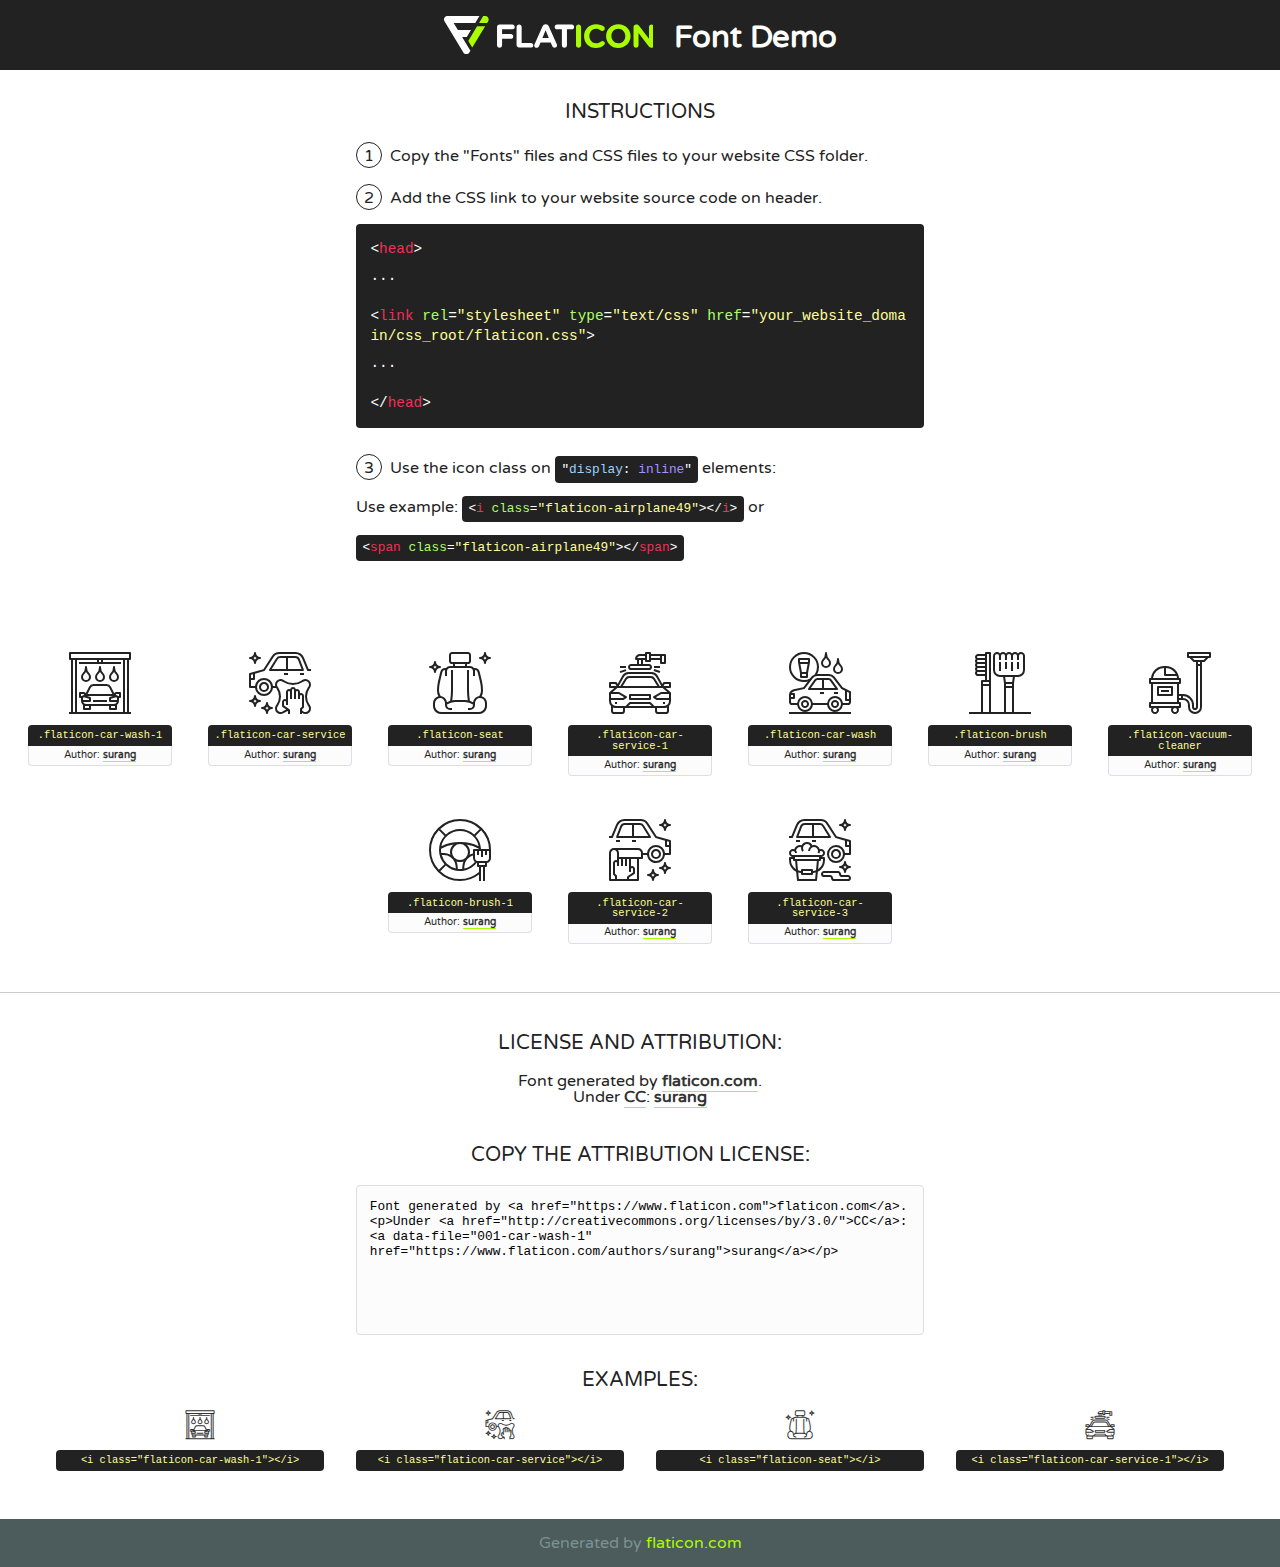
<file: lib/flaticon/font/flaticon.html>
<!DOCTYPE html>
<!--
  Flaticon icon font: Flaticon
  Creation date: 11/10/2020 08:08
-->
<html>
<!DOCTYPE html>
<html>

<head>
    <title>Flaticon WebFont</title>
    <link href="http://fonts.googleapis.com/css?family=Varela+Round" rel="stylesheet" type="text/css" />
    <link rel="stylesheet" type="text/css" href="flaticon.css">
    <meta charset="UTF-8">
    <style>
    html, body, div, span, applet, object, iframe,
    h1, h2, h3, h4, h5, h6, p, blockquote, pre,
    a, abbr, acronym, address, big, cite, code,
    del, dfn, em, img, ins, kbd, q, s, samp,
    small, strike, strong, sub, sup, tt, var,
    b, u, i, center,
    dl, dt, dd, ol, ul, li,
    fieldset, form, label, legend,
    table, caption, tbody, tfoot, thead, tr, th, td,
    article, aside, canvas, details, embed, 
    figure, figcaption, footer, header, hgroup, 
    menu, nav, output, ruby, section, summary,
    time, mark, audio, video {
        margin: 0;
        padding: 0;
        border: 0;
        font-size: 100%;
        font: inherit;
        vertical-align: baseline;
    }
    /* HTML5 display-role reset for older browsers */
    article, aside, details, figcaption, figure, 
    footer, header, hgroup, menu, nav, section {
        display: block;
    }
    body {
        line-height: 1;
    }
    ol, ul {
        list-style: none;
    }
    blockquote, q {
        quotes: none;
    }
    blockquote:before, blockquote:after,
    q:before, q:after {
        content: '';
        content: none;
    }
    table {
        border-collapse: collapse;
        border-spacing: 0;
    }
    body {
        font-family: 'Varela Round', Helvetica, Arial, sans-serif;
        font-size: 16px;
        color: #222;
    }
    a {
        color: #333;
        border-bottom: 1px solid #a9fd00;
        font-weight: bold;
        text-decoration: none;
    }
    * {
        -moz-box-sizing: border-box;
        -webkit-box-sizing: border-box;
        box-sizing: border-box;
        margin: 0;
        padding: 0;
    }
    [class^="flaticon-"]:before, [class*=" flaticon-"]:before, [class^="flaticon-"]:after, [class*=" flaticon-"]:after {
        font-family: Flaticon;
        font-size: 30px;
        font-style: normal;
        margin-left: 20px;
        color: #333;
    }
    .wrapper {
        max-width: 600px;
        margin: auto;
        padding: 0 1em;
    }
    .title {
        font-size: 1.25em;
        text-align: center;
        margin-bottom: 1em;
        text-transform: uppercase;
    }
    header {
        text-align: center;
        background-color: #222;
        color: #fff;
        padding: 1em;
    }
    header .logo {
        width: 210px;
        height: 38px;
        display: inline-block;
        vertical-align: middle;
        margin-right: 1em;
        border: none;
    }
    header strong {
        font-size: 1.95em;
        font-weight: bold;
        vertical-align: middle;
        margin-top: 5px;
        display: inline-block;
    }
    .demo {
        margin: 2em auto;
        line-height: 1.25em;
    }
    .demo ul li {
        margin-bottom: 1em;
    }
    .demo ul li .num {
        color: #222;
        border-radius: 20px;
        display: inline-block;
        width: 26px;
        padding: 3px;
        height: 26px;
        text-align: center;
        margin-right: 0.5em;
        border: 1px solid #222;
    }
    .demo ul li code {
        background-color: #222;
        border-radius: 4px;
        padding: 0.25em 0.5em;
        display: inline-block;
        color: #fff;
        font-family: Consolas,Monaco,Lucida Console,Liberation Mono,DejaVu Sans Mono,Bitstream Vera Sans Mono,Courier New, monospace;
        font-weight: lighter;
        margin-top: 1em;
        font-size: 0.8em;
        word-break: break-all;
    }
    .demo ul li code.big {
        padding: 1em;
        font-size: 0.9em;
    }
    .demo ul li code .red {
        color: #EF3159;
    }
    .demo ul li code .green {
        color: #ACFF65;
    }
    .demo ul li code .yellow {
        color: #FFFF99;
    }
    .demo ul li code .blue {
        color: #99D3FF;
    }
    .demo ul li code .purple {
        color: #A295FF;
    }
    .demo ul li code .dots {
        margin-top: 0.5em;
        display: block;
    }
    #glyphs {
        border-bottom: 1px solid #ccc;
        padding: 2em 0;
        text-align: center;
    }
    .glyph {
        display: inline-block;
        width: 9em;
        margin: 1em;
        text-align: center;
        vertical-align: top;
        background: #FFF;
    }
    .glyph .glyph-icon {
        padding: 10px;
        display: block;
        font-family:"Flaticon";
        font-size: 64px;
        line-height: 1;
    }
    .glyph .glyph-icon:before {
        font-size: 64px;
        color: #222;
        margin-left: 0;
    }
    .class-name {
        font-size: 0.65em;
        background-color: #222;
        color: #fff;
        border-radius: 4px 4px 0 0;
        padding: 0.5em;
        color: #FFFF99;
        font-family: Consolas,Monaco,Lucida Console,Liberation Mono,DejaVu Sans Mono,Bitstream Vera Sans Mono,Courier New, monospace;
    }
    .author-name {
        font-size: 0.6em;
        background-color: #fcfcfd;
        border: 1px solid #DEDEE4;
        border-top: 0;
        border-radius: 0 0 4px 4px;
        padding: 0.5em;
    }
    .class-name:last-child {
        font-size: 10px;
        color:#888;
    }
    .class-name:last-child a {
        font-size: 10px;
        color:#555;
    }
    .class-name:last-child a:hover {
        color:#a9fd00;
    }
    .glyph > input {
        display: block;
        width: 100px;
        margin: 5px auto;
        text-align: center;
        font-size: 12px;
        cursor: text;
    }
    .glyph > input.icon-input {
        font-family:"Flaticon";
        font-size: 16px;
        margin-bottom: 10px;
    }
    .attribution .title {
        margin-top: 2em;
    }
    .attribution textarea {
        background-color: #fcfcfd;
        padding: 1em;
        border: none;
        box-shadow: none;
        border: 1px solid #DEDEE4;
        border-radius: 4px;
        resize: none;
        width: 100%;
        height: 150px;
        font-size: 0.8em;
        font-family: Consolas,Monaco,Lucida Console,Liberation Mono,DejaVu Sans Mono,Bitstream Vera Sans Mono,Courier New, monospace;
        -webkit-appearance: none;
    }
    .iconsuse {
        margin: 2em auto;
        text-align: center;
        max-width: 1200px;
    }
    .iconsuse:after {
        content: '';
        display: table;
        clear: both;
    }
    .iconsuse .image {
        float: left;
        width: 25%;
        padding: 0 1em;
    }
    .iconsuse .image p {
        margin-bottom: 1em;
    }
    .iconsuse .image span {
        display: block;
        font-size: 0.65em;
        background-color: #222;
        color: #fff;
        border-radius: 4px;
        padding: 0.5em;
        color: #FFFF99;
        margin-top: 1em;
        font-family: Consolas,Monaco,Lucida Console,Liberation Mono,DejaVu Sans Mono,Bitstream Vera Sans Mono,Courier New, monospace;
    }
    #footer {
        text-align: center;
        background-color: #4C5B5C;
        color: #7c9192;
        padding: 1em;
    }
    #footer a {
        border: none;
        color: #a9fd00;
        font-weight: normal;
    }
    @media (max-width: 960px) {
        .iconsuse .image {
            width: 50%;
        }
    }
    @media (max-width: 560px) {
        .iconsuse .image {
            width: 100%;
        }
    }
    </style>
</head>

<body class="characters-off">

    <header>
        <a href="https://www.flaticon.com" target="_blank" class="logo">
            <svg version="1.1" xmlns="http://www.w3.org/2000/svg" xmlns:xlink="http://www.w3.org/1999/xlink" xmlns:a="http://ns.adobe.com/AdobeSVGViewerExtensions/3.0/" viewBox="0 0 560.875 102.036" enable-background="new 0 0 560.875 102.036" xml:space="preserve">
                <defs>
                </defs>
                <g>
                    <g class="letters">
                        <path fill="#ffffff" d="M141.596,29.675c0-3.777,2.985-6.767,6.764-6.767h34.438c3.426,0,6.15,2.728,6.15,6.15
                        c0,3.43-2.724,6.149-6.15,6.149h-27.674v13.091h23.719c3.429,0,6.151,2.724,6.151,6.15c0,3.43-2.723,6.149-6.151,6.149h-23.719
                        v17.574c0,3.773-2.986,6.761-6.764,6.761c-3.779,0-6.764-2.989-6.764-6.761V29.675z"></path>
                        <path fill="#ffffff" d="M193.844,29.149c0-3.781,2.985-6.767,6.764-6.767c3.776,0,6.763,2.985,6.763,6.767v42.957h25.039
                        c3.426,0,6.149,2.726,6.149,6.153c0,3.425-2.723,6.15-6.149,6.15h-31.802c-3.779,0-6.764-2.986-6.764-6.768V29.149z"></path>
                        <path fill="#ffffff" d="M241.891,75.71l21.438-48.407c1.492-3.341,4.215-5.357,7.906-5.357h0.792
                        c3.686,0,6.323,2.017,7.815,5.357l21.439,48.407c0.436,0.967,0.701,1.845,0.701,2.723c0,3.602-2.809,6.501-6.414,6.501
                        c-3.161,0-5.269-1.845-6.499-4.655l-4.132-9.661h-27.059l-4.301,10.102c-1.144,2.631-3.426,4.214-6.237,4.214
                        c-3.517,0-6.24-2.81-6.24-6.325C241.1,77.64,241.451,76.677,241.891,75.71z M279.932,58.666l-8.521-20.297l-8.526,20.297H279.932
                        z"></path>
                        <path fill="#ffffff" d="M314.864,35.387H301.86c-3.429,0-6.239-2.813-6.239-6.238c0-3.429,2.811-6.24,6.239-6.24h39.533
                        c3.426,0,6.237,2.811,6.237,6.24c0,3.425-2.811,6.238-6.237,6.238h-13.001v42.785c0,3.773-2.99,6.761-6.764,6.761
                        c-3.779,0-6.764-2.989-6.764-6.761V35.387z"></path>
                        <path fill="#A9FD00" d="M352.615,29.149c0-3.781,2.985-6.767,6.767-6.767c3.774,0,6.761,2.985,6.761,6.767v49.024
                        c0,3.773-2.987,6.761-6.761,6.761c-3.781,0-6.767-2.989-6.767-6.761V29.149z"></path>
                        <path fill="#A9FD00" d="M374.132,53.836v-0.179c0-17.481,13.178-31.801,32.065-31.801c9.22,0,15.459,2.458,20.557,6.238
                        c1.402,1.054,2.637,2.985,2.637,5.357c0,3.692-2.985,6.59-6.681,6.59c-1.845,0-3.071-0.702-4.044-1.319
                        c-3.776-2.813-7.729-4.393-12.562-4.393c-10.364,0-17.831,8.611-17.831,19.154v0.173c0,10.542,7.291,19.329,17.831,19.329
                        c5.715,0,9.492-1.756,13.359-4.834c1.049-0.874,2.458-1.491,4.039-1.491c3.429,0,6.325,2.813,6.325,6.236
                        c0,2.106-1.056,3.78-2.282,4.834c-5.539,4.834-12.036,7.733-21.878,7.733C387.572,85.464,374.132,71.493,374.132,53.836z"></path>
                        <path fill="#A9FD00" d="M433.009,53.836v-0.179c0-17.481,13.79-31.801,32.766-31.801c18.981,0,32.592,14.143,32.592,31.628v0.173
                        c0,17.483-13.785,31.807-32.769,31.807C446.625,85.464,433.009,71.32,433.009,53.836z M484.224,53.836v-0.179
                        c0-10.539-7.725-19.326-18.626-19.326c-10.893,0-18.449,8.611-18.449,19.154v0.173c0,10.542,7.73,19.329,18.626,19.329
                        C476.676,72.986,484.224,64.378,484.224,53.836z"></path>
                        <path fill="#A9FD00" d="M506.233,29.321c0-3.774,2.99-6.763,6.767-6.763h1.401c3.252,0,5.183,1.583,7.029,3.953l26.093,34.265
                        V29.059c0-3.692,2.99-6.677,6.681-6.677c3.683,0,6.671,2.985,6.671,6.677v48.934c0,3.78-2.987,6.765-6.764,6.765h-0.436
                        c-3.257,0-5.188-1.581-7.034-3.953l-27.056-35.492v32.944c0,3.687-2.985,6.676-6.678,6.676c-3.683,0-6.673-2.989-6.673-6.676
                        V29.321z"></path>
                    </g>
                    <g class="insignia">
                        <path fill="#ffffff" d="M48.372,56.137h12.517l11.156-18.537H37.186L25.688,18.539h57.825L94.668,0H9.271
                        C5.925,0,2.842,1.801,1.198,4.716c-1.644,2.907-1.593,6.482,0.134,9.343l50.38,83.501c1.678,2.781,4.689,4.476,7.938,4.476
                        c3.246,0,6.257-1.695,7.935-4.476l2.898-4.804L48.372,56.137z"></path>
                        <g class="i">
                            <path fill="#A9FD00" d="M93.575,18.539h0.031v0.004l21.652,0.004l2.705-4.488c1.727-2.861,1.778-6.436,0.133-9.343
                            C116.454,1.801,113.371,0,110.026,0h-5.294L93.575,18.539z"></path>
                            <polygon fill="#A9FD00" points="88.291,27.356 64.725,66.486 75.519,84.404 109.942,27.356"></polygon>
                        </g>
                    </g>
                </g>
            </svg>
        </a>
        <strong>Font Demo</strong>
    </header>


    <section class="demo wrapper">

        <p class="title">Instructions</p>

        <ul>
            <li>
                <span class="num">1</span>Copy the "Fonts" files and CSS files to your website CSS folder.
            </li>
            <li>
                <span class="num">2</span>Add the CSS link to your website source code on header.
                <code class="big">
                    &lt;<span class="red">head</span>&gt;
                    <br/><span class="dots">...</span>
                    <br/>&lt;<span class="red">link</span> <span class="green">rel</span>=<span class="yellow">"stylesheet"</span> <span class="green">type</span>=<span class="yellow">"text/css"</span> <span class="green">href</span>=<span class="yellow">"your_website_domain/css_root/flaticon.css"</span>&gt;
                    <br/><span class="dots">...</span>
                    <br/>&lt;/<span class="red">head</span>&gt;
                </code>
            </li>

            <li>
                <p>
                    <span class="num">3</span>Use the icon class on <code>"<span class="blue">display</span>:<span class="purple"> inline</span>"</code> elements:
                    <br />
                    Use example: <code>&lt;<span class="red">i</span> <span class="green">class</span>=<span class="yellow">&quot;flaticon-airplane49&quot;</span>&gt;&lt;/<span class="red">i</span>&gt;</code> or <code>&lt;<span class="red">span</span> <span class="green">class</span>=<span class="yellow">&quot;flaticon-airplane49&quot;</span>&gt;&lt;/<span class="red">span</span>&gt;</code>
            </li>
        </ul>

    </section>




   <section id="glyphs">          
    
      
        <div class="glyph"><div class="glyph-icon flaticon-car-wash-1"></div>
            <div class="class-name">.flaticon-car-wash-1</div>
            <div class="author-name">Author: <a data-file="001-car-wash-1" href="https://www.flaticon.com/authors/surang">surang</a> </div> 
        </div>        
        
        <div class="glyph"><div class="glyph-icon flaticon-car-service"></div>
            <div class="class-name">.flaticon-car-service</div>
            <div class="author-name">Author: <a data-file="002-car-service" href="https://www.flaticon.com/authors/surang">surang</a> </div> 
        </div>        
        
        <div class="glyph"><div class="glyph-icon flaticon-seat"></div>
            <div class="class-name">.flaticon-seat</div>
            <div class="author-name">Author: <a data-file="003-seat" href="https://www.flaticon.com/authors/surang">surang</a> </div> 
        </div>        
        
        <div class="glyph"><div class="glyph-icon flaticon-car-service-1"></div>
            <div class="class-name">.flaticon-car-service-1</div>
            <div class="author-name">Author: <a data-file="004-car-service-1" href="https://www.flaticon.com/authors/surang">surang</a> </div> 
        </div>        
        
        <div class="glyph"><div class="glyph-icon flaticon-car-wash"></div>
            <div class="class-name">.flaticon-car-wash</div>
            <div class="author-name">Author: <a data-file="005-car-wash" href="https://www.flaticon.com/authors/surang">surang</a> </div> 
        </div>        
        
        <div class="glyph"><div class="glyph-icon flaticon-brush"></div>
            <div class="class-name">.flaticon-brush</div>
            <div class="author-name">Author: <a data-file="006-brush" href="https://www.flaticon.com/authors/surang">surang</a> </div> 
        </div>        
        
        <div class="glyph"><div class="glyph-icon flaticon-vacuum-cleaner"></div>
            <div class="class-name">.flaticon-vacuum-cleaner</div>
            <div class="author-name">Author: <a data-file="007-vacuum-cleaner" href="https://www.flaticon.com/authors/surang">surang</a> </div> 
        </div>        
        
        <div class="glyph"><div class="glyph-icon flaticon-brush-1"></div>
            <div class="class-name">.flaticon-brush-1</div>
            <div class="author-name">Author: <a data-file="008-brush-1" href="https://www.flaticon.com/authors/surang">surang</a> </div> 
        </div>        
        
        <div class="glyph"><div class="glyph-icon flaticon-car-service-2"></div>
            <div class="class-name">.flaticon-car-service-2</div>
            <div class="author-name">Author: <a data-file="009-car-service-2" href="https://www.flaticon.com/authors/surang">surang</a> </div> 
        </div>        
        
        <div class="glyph"><div class="glyph-icon flaticon-car-service-3"></div>
            <div class="class-name">.flaticon-car-service-3</div>
            <div class="author-name">Author: <a data-file="010-car-service-3" href="https://www.flaticon.com/authors/surang">surang</a> </div> 
        </div>        
        

    </section>



    <section class="attribution wrapper"   style="text-align:center;">

      <div class="title">License and attribution:</div><div class="attrDiv">Font generated by <a href="https://www.flaticon.com">flaticon.com</a>. <div><p>Under <a href="http://creativecommons.org/licenses/by/3.0/">CC</a>: <a data-file="001-car-wash-1" href="https://www.flaticon.com/authors/surang">surang</a></p>  </div>
      </div>
      <div class="title">Copy the Attribution License:</div>

    <textarea onclick="this.focus();this.select();">Font generated by &lt;a href=&quot;https://www.flaticon.com&quot;&gt;flaticon.com&lt;/a&gt;. <p>Under <a href="http://creativecommons.org/licenses/by/3.0/">CC</a>: <a data-file="001-car-wash-1" href="https://www.flaticon.com/authors/surang">surang</a></p>  
     </textarea>

    </section>

    <section class="iconsuse">

          <div class="title">Examples:</div>            
             
            <div class="image">
                <p>
                    <i class="glyph-icon flaticon-car-wash-1"></i> 
                    <span>&lt;i class=&quot;flaticon-car-wash-1&quot;&gt;&lt;/i&gt;</span>
                </p>
            </div>
            
            <div class="image">
                <p>
                    <i class="glyph-icon flaticon-car-service"></i> 
                    <span>&lt;i class=&quot;flaticon-car-service&quot;&gt;&lt;/i&gt;</span>
                </p>
            </div>
            
            <div class="image">
                <p>
                    <i class="glyph-icon flaticon-seat"></i> 
                    <span>&lt;i class=&quot;flaticon-seat&quot;&gt;&lt;/i&gt;</span>
                </p>
            </div>
            
            <div class="image">
                <p>
                    <i class="glyph-icon flaticon-car-service-1"></i> 
                    <span>&lt;i class=&quot;flaticon-car-service-1&quot;&gt;&lt;/i&gt;</span>
                </p>
            </div>
                       
        </div>
                            
    </section>

<div id="footer">
    <div>Generated by <a href="https://www.flaticon.com">flaticon.com</a>
    </div>
</div>



</body>
</html>
</file>
<file: lib/flaticon/font/flaticon.css>
/*
  	Flaticon icon font: Flaticon
  	Creation date: 11/10/2020 08:08
  	*/

@font-face {
  font-family: "Flaticon";
  src: url("./Flaticon.eot");
  src: url("./Flaticon.eot?#iefix") format("embedded-opentype"),
       url("./Flaticon.woff2") format("woff2"),
       url("./Flaticon.woff") format("woff"),
       url("./Flaticon.ttf") format("truetype"),
       url("./Flaticon.svg#Flaticon") format("svg");
  font-weight: normal;
  font-style: normal;
}

@media screen and (-webkit-min-device-pixel-ratio:0) {
  @font-face {
    font-family: "Flaticon";
    src: url("./Flaticon.svg#Flaticon") format("svg");
  }
}

[class^="flaticon-"]:before, [class*=" flaticon-"]:before,
[class^="flaticon-"]:after, [class*=" flaticon-"]:after {   
  font-family: Flaticon;
        font-size: 20px;
font-style: normal;
margin-left: 20px;
}

.flaticon-car-wash-1:before { content: "\f100"; }
.flaticon-car-service:before { content: "\f101"; }
.flaticon-seat:before { content: "\f102"; }
.flaticon-car-service-1:before { content: "\f103"; }
.flaticon-car-wash:before { content: "\f104"; }
.flaticon-brush:before { content: "\f105"; }
.flaticon-vacuum-cleaner:before { content: "\f106"; }
.flaticon-brush-1:before { content: "\f107"; }
.flaticon-car-service-2:before { content: "\f108"; }
.flaticon-car-service-3:before { content: "\f109"; }
</file>
<file: css/style.css>
/*******************************/
/********* General CSS *********/
/*******************************/
body {
  color: #444444;
  font-weight: 400;
  background: #ffffff;
  font-family: "Barlow", sans-serif;
}

h1,
h2,
h3,
h4,
h5,
h6 {
  color: #202c45;
}

a {
  color: #202c45;
  transition: 0.3s;
}

a:hover,
a:active,
a:focus {
  color: #e81c2e;
  outline: none;
  text-decoration: none;
}

.btn.btn-custom {
  padding: 10px 30px 12px 30px;
  text-align: center;
  font-size: 16px;
  font-weight: 500;
  color: #ffffff;
  background: #e81c2e;
  border: none;
  border-radius: 60px;
  box-shadow: inset 0 0 0 0 #202c45;
  transition: ease-out 0.5s;
  -webkit-transition: ease-out 0.5s;
  -moz-transition: ease-out 0.5s;
}

.btn.btn-custom:hover {
  color: #e81c2e;
  background: #202c45;
  box-shadow: inset 200px 0 0 0 #202c45;
}

.btn:focus,
.form-control:focus {
  box-shadow: none;
}

.container-fluid {
  max-width: 1366px;
}

[class^="flaticon-"]:before,
[class*=" flaticon-"]:before,
[class^="flaticon-"]:after,
[class*=" flaticon-"]:after {
  font-size: inherit;
  margin-left: 0;
}

/**********************************/
/****** Loader & Back to Top ******/
/**********************************/
#loader {
  position: fixed;
  top: 0;
  right: 0;
  bottom: 0;
  left: 0;
  display: flex;
  align-items: center;
  justify-content: center;
  background: #ffffff;
  opacity: 0;
  visibility: hidden;
  -webkit-transition: opacity 0.3s ease-out, visibility 0s linear 0.3s;
  -o-transition: opacity 0.3s ease-out, visibility 0s linear 0.3s;
  transition: opacity 0.3s ease-out, visibility 0s linear 0.3s;
  z-index: 999;
}

#loader.show {
  -webkit-transition: opacity 0.6s ease-out, visibility 0s linear 0s;
  -o-transition: opacity 0.6s ease-out, visibility 0s linear 0s;
  transition: opacity 0.6s ease-out, visibility 0s linear 0s;
  visibility: visible;
  opacity: 1;
}

#loader .loader {
  position: relative;
  width: 45px;
  height: 45px;
  border: 5px solid #dddddd;
  border-top: 5px solid #e81c2e;
  border-radius: 50%;
  -webkit-animation: spin 2s linear infinite;
  animation: spin 2s linear infinite;
}

@-webkit-keyframes spin {
  0% {
    -webkit-transform: rotate(0deg);
  }
  100% {
    -webkit-transform: rotate(360deg);
  }
}

@keyframes spin {
  0% {
    transform: rotate(0deg);
  }
  100% {
    transform: rotate(360deg);
  }
}

.back-to-top {
  position: fixed;
  display: none;
  width: 44px;
  height: 44px;
  text-align: center;
  line-height: 1;
  font-size: 22px;
  right: 15px;
  bottom: 15px;
  transition: 0.5s;
  background: #e81c2e;
  border-radius: 44px;
  z-index: 9;
}

.back-to-top i {
  color: #ffffff;
  padding-top: 10px;
}

.back-to-top:hover {
  background: #202c45;
}

/**********************************/
/********** Top Bar CSS ***********/
/**********************************/
.top-bar {
  position: relative;
  height: 100px;
  display: flex;
  align-items: center;
  background: #000000;
}

.top-bar .logo {
  text-align: left;
  overflow: hidden;
}

.top-bar .logo h1 {
  margin: -4px 0 0 0;
  color: #e81c2e;
  font-size: 40px;
  line-height: 50px;
  font-weight: 800;
  letter-spacing: 1px;
  font-style: italic;
}

.top-bar .logo h1 span {
  color: #202c45;
}

.top-bar .logo img {
  max-width: 100%;
  max-height: 60px;
}

.top-bar .top-bar-item {
  display: flex;
  align-items: center;
  justify-content: flex-end;
}

.top-bar .top-bar-icon {
  width: 40px;
  height: 40px;
  display: flex;
  align-items: center;
  justify-content: center;
  background: #202c45;
  border-radius: 40px;
}

.top-bar .top-bar-icon i {
  margin: 0;
  color: #ffffff;
  font-size: 16px;
}

.top-bar .top-bar-text {
  padding-left: 15px;
}

.top-bar .top-bar-text h3 {
  margin: 0 0 5px 0;
  font-size: 18px;
  font-weight: 600;
  color: #ff0000;
}

.top-bar .top-bar-text p {
  margin: 0;
  font-size: 14px;
  font-weight: 400;
  color: #ffffff;
}
.top-bar .top-bar-text p a {
  color: #ffffff;
}
@media (max-width: 991.98px) {
  .top-bar .logo {
    text-align: center;
  }
}

/**********************************/
/*********** Nav Bar CSS **********/
/**********************************/
.nav-bar {
  position: relative;
  background: #202c45;
}

.nav-bar.nav-sticky {
  position: fixed;
  width: 100%;
  top: 0;
  left: 0;
  box-shadow: 0 2px 5px rgba(0, 0, 0, 0.3);
  z-index: 999;
}

.nav-bar .navbar {
  padding: 20px 0;
  background: #202c45 !important;
  transition: 0.3s;
}

.nav-bar.nav-sticky .navbar {
  padding: 5px 0;
}

.navbar-dark .navbar-nav .nav-link,
.navbar-dark .navbar-nav .nav-link:focus,
.navbar-dark .navbar-nav .nav-link:hover,
.navbar-dark .navbar-nav .nav-link.active {
  color: #ffffff;
  padding: 15px;
  font-weight: 500;
  letter-spacing: 1px;
}

.navbar-dark .navbar-nav .nav-link:hover,
.navbar-dark .navbar-nav .nav-link.active {
  color: #e81c2e;
}

.nav-bar .dropdown-menu {
  margin-top: 0;
  border: 0;
  border-radius: 0;
  background: #f8f9fa;
}

.nav-bar .btn.btn-custom {
  color: #202c45;
  background: #ffffff;
  box-shadow: inset 0 0 0 0 #e81c2e;
}

.nav-bar .btn:hover {
  color: #ffffff;
  background: #e81c2e;
  box-shadow: inset 200px 0 0 0 #e81c2e;
}

@media (min-width: 992px) {
  .nav-bar .navbar-brand {
    display: none;
  }
}

@media (max-width: 991.98px) {
  .navbar-dark .navbar-nav .nav-link,
  .navbar-dark .navbar-nav .nav-link:focus,
  .navbar-dark .navbar-nav .nav-link:hover,
  .navbar-dark .navbar-nav .nav-link.active {
    padding: 5px 0;
    margin: 5px 0;
  }

  .nav-bar .dropdown-menu {
    box-shadow: none;
  }

  .nav-bar .btn {
    display: none;
  }
}

/*******************************/
/********** Hero CSS ***********/
/*******************************/
.carousel {
  position: relative;
  width: 100%;
  min-height: 400px;
  background: #ffffff;
  margin-bottom: 45px;
}

.carousel .container-fluid {
  padding: 0;
  margin: 0;
  width: 100%;
  max-width: 100%;
}

.carousel .carousel-item {
  position: relative;
  width: 100%;
  height: 75vh;
  min-height: 400px;
  display: flex;
  align-items: center;
  justify-content: center;
  flex-direction: column;
}

.carousel .carousel-img {
  position: relative;
  width: 100%;
  height: 100%;
  min-height: 400px;
  text-align: right;
  overflow: hidden;
}

.carousel .carousel-img::after {
  position: absolute;
  content: "";
  top: 0;
  right: 0;
  bottom: 0;
  left: 0;
  background: rgba(0, 0, 0, 0.5);
  z-index: 1;
}

.carousel .carousel-img img {
  width: 100%;
  height: 100%;
  object-fit: cover;
  background-position: bottom;
  margin: auto;
}

.carousel .carousel-text {
  position: absolute;
  /* max-width: 992px; */
  padding: 0 15px;
  text-align: center;
  display: flex;
  align-items: center;
  justify-content: center;
  flex-direction: column;
  z-index: 2;
}
.owl-stage-outer{
  height: 75vh !important;
}
.carousel .carousel-text h3 {
  color: #e81c2e;
  font-size: 20px;
  font-weight: 700;
  letter-spacing: 4px;
  text-transform: uppercase;
  margin-bottom: 0px;
}

.carousel .carousel-text h1 {
  color: #ffffff;
  font-size: 80px;
  font-weight: 700;
  margin-bottom: 20px;
  text-transform: capitalize;
}

.carousel .carousel-text p {
  /* max-width: 500px; */
  color: #ffffff;
  font-size: 25px;
  margin-bottom: 40px;
}

.carousel .btn.btn-custom {
  padding: 20px 45px 22px 45px;
  color: #ffffff;
}

.carousel .btn.btn-custom:hover {
  color: #e81c2e;
}

.carousel .owl-nav {
  position: absolute;
  width: 100%;
  height: 50px;
  top: calc(50% - 25px);
  left: 0;
  display: flex;
  justify-content: space-between;
  z-index: 9;
}

.carousel .owl-nav .owl-prev,
.carousel .owl-nav .owl-next {
  width: 50px;
  height: 50px;
  display: flex;
  align-items: center;
  justify-content: center;
  color: #ffffff;
  border-radius: 50px;
  background: rgba(256, 256, 256, 0.2);
  font-size: 22px;
  transition: 0.5s;
}

.carousel .owl-nav .owl-prev {
  margin-left: 30px;
}

.carousel .owl-nav .owl-next {
  margin-right: 30px;
}

.carousel .owl-nav .owl-prev:hover,
.carousel .owl-nav .owl-next:hover {
  color: #ffffff;
  background: #e81c2e;
}

.carousel .animated {
  -webkit-animation-duration: 1s;
  animation-duration: 1s;
}

@media (max-width: 991.98px) {
  .carousel .carousel-text h3 {
    margin-bottom: 5px;
  }

  .carousel .carousel-text h1 {
    font-size: 60px;
  }

  .carousel .carousel-text p {
    font-size: 16px;
  }

  .carousel .carousel-text .btn {
    padding: 12px 30px;
    font-size: 15px;
    letter-spacing: 0;
  }
}

@media (max-width: 767.98px) {
  .carousel .carousel-text h3 {
    font-size: 18px;
    letter-spacing: 2px;
    margin-bottom: 15px;
  }

  .carousel .carousel-text h1 {
    font-size: 45px;
  }

  .carousel .carousel-text .btn {
    padding: 10px 25px;
    font-size: 15px;
    letter-spacing: 0;
  }
}

@media (max-width: 575.98px) {
  .carousel .carousel-text h3 {
    font-size: 14px;
    letter-spacing: 1px;
    margin-bottom: 10px;
  }

  .carousel .carousel-text h1 {
    font-size: 27px;
    margin-bottom: 13px;
  }

  .carousel .carousel-text p {
    margin-bottom: 25px;
  }

  .carousel .carousel-text .btn {
    padding: 8px 20px;
    font-size: 14px;
    letter-spacing: 0;
  }
}

/*******************************/
/******* Page Header CSS *******/
/*******************************/
.page-header {
  position: relative;
  margin-bottom: 45px;
  padding: 90px 0;
  text-align: center;
  background: #202c45;
  border-top: 1px dotted #ffffff;
}

.page-header h2 {
  position: relative;
  color: #ffffff;
  font-size: 60px;
  font-weight: 700;
  margin-bottom: 20px;
  padding-bottom: 5px;
}

.page-header h2::after {
  position: absolute;
  content: "";
  width: 100px;
  height: 2px;
  left: calc(50% - 50px);
  bottom: 0;
  background: #ffffff;
}

.page-header a {
  position: relative;
  padding: 0 12px;
  font-size: 22px;
  color: #ffffff;
}

.page-header a:hover {
  color: #e81c2e;
}

.page-header a::after {
  position: absolute;
  content: "/";
  width: 8px;
  height: 8px;
  top: -2px;
  right: -7px;
  text-align: center;
  color: #ffffff;
}

.page-header a:last-child::after {
  display: none;
}

@media (max-width: 991.98px) {
  .page-header {
    padding: 60px 0;
  }

  .page-header h2 {
    font-size: 45px;
  }

  .page-header a {
    font-size: 20px;
  }
}

@media (max-width: 767.98px) {
  .page-header {
    padding: 45px 0;
  }

  .page-header h2 {
    font-size: 35px;
  }

  .page-header a {
    font-size: 18px;
  }
}

/*******************************/
/******* Section Header ********/
/*******************************/
.section-header {
  position: relative;
  width: 100%;
  max-width: 700px;
  margin: 0 auto 45px auto;
}

.section-header p {
  display: inline-block;
  margin-bottom: 10px;
  padding-bottom: 5px;
  position: relative;
  font-size: 16px;
  font-weight: 700;
  letter-spacing: 4px;
  text-transform: uppercase;
  color: #e81c2e;
}

.section-header p::after {
  position: absolute;
  content: "";
  width: 50%;
  height: 2px;
  left: 25%;
  bottom: 0;
  background: #e81c2e;
}

.section-header.text-left p::after {
  left: 0;
}

.section-header.text-right p::after {
  left: 50%;
}

.section-header h2 {
  margin: 0;
  font-size: 45px;
  font-weight: 700;
  text-transform: capitalize;
}

@media (max-width: 991.98px) {
  .section-header h2 {
    font-size: 45px;
  }
}

@media (max-width: 767.98px) {
  .section-header h2 {
    font-size: 40px;
  }
}

@media (max-width: 575.98px) {
  .section-header h2 {
    font-size: 30px;
    text-align: center;
  }
}

@media (max-width: 480px) {
  .carousel .carousel-img img {
    width: 100%;
    height: 100%;
    object-fit: cover;
    display: flex;
    margin: 0;
  }
}

/*******************************/
/********** About CSS **********/
/*******************************/
.about {
  position: relative;
  width: 100%;
  padding: 45px 0 15px 0;
}

.about .section-header {
  margin-bottom: 30px;
  margin-left: 0;
}

.about .about-img img {
  width: 100%;
  border-radius: 5px;
  margin-bottom: 30px;
}

.about .about-content {
  margin-bottom: 30px;
}

.about .about-content ul {
  margin: 0;
  padding: 0;
  list-style: none;
  margin-bottom: 25px;
}

.about .about-content ul li {
  margin-bottom: 5px;
}

.about .about-content ul li i {
  margin-right: 8px;
  color: #e81c2e;
}

/*******************************/
/********* Service CSS *********/
/*******************************/
.service {
  position: relative;
  width: 100%;
  padding: 45px 0 0 0;
}

.service .service-item {
  position: relative;
  width: 100%;
  display: flex;
  flex-direction: column;
  margin-bottom: 45px;
}

.service .service-item i {
  color: #202c45;
  font-size: 75px;
  line-height: 75px;
  margin-bottom: 20px;
}

.service .service-item [class^="flaticon-"]::before {
  margin: 0;
  font-size: 60px;
  line-height: 60px;
  background-image: linear-gradient(#e81c2e, #202c45);
  -webkit-background-clip: text;
  -webkit-text-fill-color: transparent;
  transition: 0.5s;
}

.service .service-item h3 {
  margin-bottom: 10px;
  font-size: 20px;
  font-weight: 700;
  letter-spacing: 1px;
}

.service .service-item p {
  margin: 0;
}

/*******************************/
/********** Facts CSS **********/
/*******************************/
.facts {
  position: relative;
  width: 100%;
  min-height: 400px;
  margin: 45px 0;
  display: flex;
  align-items: center;
  background: #202c45;
}

.facts .facts-item {
  display: flex;
  flex-direction: row;
  margin: 25px 0;
}

.facts .facts-item i {
  margin-top: 15px;
  font-size: 45px;
  color: #e81c2e;
}

.facts .facts-text {
  padding-left: 20px;
}

.facts .facts-text h3 {
  position: relative;
  display: inline-block;
  color: #ffffff;
  font-size: 60px;
  font-weight: 700;
}

.facts .facts-text h3::after {
  position: absolute;
  content: "\f067";
  top: 0px;
  right: -25px;
  color: #ffffff;
  font-size: 25px;
  font-family: "Font Awesome 5 Free";
  font-weight: 900;
}

.facts .facts-text p {
  color: #ffffff;
  font-size: 18px;
  font-weight: 500;
  margin: 0;
}

/*******************************/
/********* Pricing CSS *********/
/*******************************/
.price {
  position: relative;
  width: 100%;
  padding: 45px 0 15px 0;
}

.price .row {
  padding: 0 15px;
}

.price .col-md-4 {
  padding: 0;
}

.price .price-item {
  position: relative;
  margin-bottom: 30px;
  background: #ffffff;
  border-radius: 5px;
  text-align: center;
}

.price .featured-item {
  box-shadow: 0 0 30px rgba(0, 0, 0, 0.2);
  z-index: 1;
}

.price .price-header {
  padding: 45px 0 30px 0;
}

.price .price-header h3 {
  font-size: 20px;
  font-weight: 700;
  letter-spacing: 2px;
  text-transform: uppercase;
}

.price .price-header h2 {
  display: flex;
  align-items: flex-start;
  justify-content: center;
  font-size: 60px;
  font-weight: 700;
  letter-spacing: 5px;
}

.price .price-header h2 span {
  font-size: 25px;
  line-height: 55px;
}

.price .price-item.featured-item h2,
.price .price-item.featured-item h3 {
  color: #e81c2e;
}

.price .price-body {
  padding: 0 0 20px 0;
}

.price .price-body ul {
  margin: 0;
  padding: 0;
  list-style: none;
}

.price .price-body ul li {
  padding: 0 0 15px 0;
}

.price .price-body ul li i {
  margin-right: 10px;
}

.price .price-body ul li i.fa-check-circle {
  color: #39b972;
}

.price .price-body ul li i.fa-times-circle {
  color: #cccccc;
}

.price .price-item .price-footer {
  padding-bottom: 45px;
}

.price .price-item .price-footer .btn.btn-custom {
  color: #e81c2e;
  background: #202c45;
  box-shadow: inset 0 0 0 0 #e81c2e;
}

.price .price-item .price-footer .btn.btn-custom:hover {
  color: #ffffff;
  background: #e81c2e;
  box-shadow: inset 200px 0 0 0 #e81c2e;
}

.price .price-item.featured-item .price-footer .btn.btn-custom {
  color: #ffffff;
  background: #e81c2e;
  box-shadow: inset 0 0 0 0 #202c45;
}

.price .price-item.featured-item .price-footer .btn.btn-custom:hover {
  color: #e81c2e;
  background: #202c45;
  box-shadow: inset 200px 0 0 0 #202c45;
}

/*******************************/
/******** Location CSS *********/
/*******************************/
.location {
  position: relative;
  width: 100%;
  padding: 45px 0;
}

.location .location-item {
  display: flex;
  margin-bottom: 30px;
}

.location .location-item i {
  padding-top: 3px;
  font-size: 30px;
  color: #e81c2e;
}

.location .location-text {
  padding-left: 15px;
}

.location .location-text h3 {
  font-size: 18px;
  font-weight: 700;
}

.location .location-text p {
  margin-bottom: 5px;
}

.location .location-text p strong {
  margin-right: 5px;
  font-weight: 600;
}

.location .location-form {
  padding: 45px 30px;
  background: #e81c2e;
  border-radius: 5px;
}

.location .location-form h3 {
  color: #ffffff;
  font-size: 25px;
  font-weight: 700;
  margin-bottom: 25px;
}

.location .location-form .control-group {
  margin-bottom: 15px;
}

.location .location-form .form-control {
  height: 45px;
  color: #ffffff;
  padding: 0 15px;
  border-radius: 5px;
  border: 1px solid #ffffff;
  background: transparent;
}

.location .location-form textarea.form-control {
  height: 120px;
  padding: 15px;
}

.location .location-form .form-control::placeholder {
  color: #ffffff;
  opacity: 1;
}

.location .location-form .form-control:-ms-input-placeholder,
.location .location-form .form-control::-ms-input-placeholder {
  color: #ffffff;
}

.location .location-form .btn.btn-custom {
  width: 100%;
  color: #e81c2e;
  background: #ffffff;
  box-shadow: inset 0 0 0 0 #202c45;
}

.location .location-form .btn.btn-custom:hover {
  color: #ffffff;
  background: #e81c2e;
  box-shadow: inset 400px 0 0 0 #202c45;
}

@media (min-width: 576px) and (max-width: 991.89px) {
  .location .location-form .btn.btn-custom:hover {
    box-shadow: inset 650px 0 0 0 #202c45;
  }
}

/*******************************/
/*********** Team CSS **********/
/*******************************/
.team {
  position: relative;
  width: 100%;
  padding: 45px 0 15px 0;
}

.team .team-item {
  position: relative;
  margin-bottom: 30px;
}

.team .team-img {
  position: relative;
  border-radius: 5px 5px 0 0;
  overflow: hidden;
}

.team .team-img img {
  width: 100%;
  transition: 0.3s;
}

.team .team-item:hover img {
  transform: scale(1.1);
}

.team .team-text {
  position: relative;
  width: 100%;
  padding: 35px 30px 30px 30px;
  text-align: center;
  background: #202c45;
  border-radius: 0 0 5px 5px;
  transition: 0.5s;
}

.team .team-item:hover .team-text {
  background: #e81c2e;
}

.team .team-text h2 {
  color: #ffffff;
  font-size: 20px;
  font-weight: 600;
  letter-spacing: 1px;
  margin-bottom: 10px;
}

.team .team-text p {
  margin: 0;
  color: #ffffff;
}

.team .team-social {
  position: absolute;
  width: 100%;
  height: 40px;
  top: -20px;
  left: 0;
  text-align: center;
  font-size: 0;
}

.team .team-social a {
  display: inline-block;
  width: 40px;
  height: 40px;
  margin: 0 3px;
  padding: 7px 0;
  text-align: center;
  font-size: 16px;
  color: #ffffff;
  background: #202c45;
  border-radius: 40px;
  transition: 0.5s;
}

.team .team-item:hover .team-social a {
  background: #e81c2e;
}

.team .team-social a:hover {
  color: #202c45;
}

/*******************************/
/******* Testimonial CSS *******/
/*******************************/
.testimonial {
  position: relative;
  width: 100%;
  padding: 45px 0;
}

.testimonial .testimonials-carousel {
  position: relative;
  width: calc(100% + 30px);
  margin: 0 -15px;
}

.testimonial .testimonial-item {
  position: relative;
  width: 100%;
  padding: 0 15px;
  display: flex;
}

.testimonial .testimonial-item img {
  width: 80px;
  height: 80px;
  border-radius: 80px;
  transform: scale(0.8);
  transition: 2s;
}

.testimonial .owl-item.center .testimonial-item img {
  transform: scale(1);
}

.testimonial .testimonial-text {
  width: calc(100% - 100px);
  padding-left: 20px;
}

.testimonial .testimonial-text h3 {
  font-size: 18px;
  font-weight: 700;
  letter-spacing: 1px;
  margin-bottom: 5px;
}

.testimonial .testimonial-text h4 {
  color: #777777;
  font-size: 15px;
  font-weight: 400;
  font-style: italic;
  margin-bottom: 10px;
}

.testimonial .testimonial-text p {
  margin: 0;
}

.testimonial .testimonial-text p::before {
  content: "\f10d";
  font-size: 25px;
  font-family: "Font Awesome 5 Free";
  font-weight: 900;
  color: #e81c2e;
  margin-right: 10px;
}

.testimonial .owl-dots {
  margin-top: 15px;
  text-align: center;
}

.testimonial .owl-dot {
  display: inline-block;
  margin: 0 5px;
  width: 12px;
  height: 12px;
  border-radius: 10px;
  background: #dddddd;
}

.testimonial .owl-dot.active {
  background: #e81c2e;
}

/*******************************/
/*********** Blog CSS **********/
/*******************************/
.blog {
  position: relative;
  width: 100%;
  padding: 45px 0 0 0;
}

.blog .blog-item {
  margin-bottom: 45px;
}

.blog .blog-img {
  position: relative;
  width: 100%;
}

.blog .blog-img img {
  width: 100%;
  border-radius: 5px;
}

.blog .meta-date {
  position: absolute;
  width: 70px;
  height: 70px;
  bottom: 10%;
  left: calc(50% - 35px);
  display: flex;
  align-items: center;
  justify-content: center;
  flex-direction: column;
  border-radius: 70px;
  background: #202c45;
  color: #ffffff;
  opacity: 0;
  transition: 0.5s;
}

.blog .meta-date span {
  font-size: 14px;
  font-weight: 400;
  letter-spacing: 1px;
}

.blog .meta-date strong {
  font-size: 16px;
  font-weight: 700;
  line-height: 16px;
  letter-spacing: 3px;
  text-transform: uppercase;
}

.blog .blog-item:hover .meta-date {
  bottom: calc(50% - 35px);
  opacity: 1;
}

.blog .blog-text {
  padding: 25px 0 20px 0;
}

.blog .blog-text h3 {
  font-size: 22px;
  font-weight: 700;
}

.blog .blog-text h3 a {
  color: #202c45;
}

.blog .blog-text h3 a:hover {
  color: #e81c2e;
}

.blog .blog-text p {
  margin: 0;
}

.blog .blog-meta {
  display: flex;
}

.blog .blog-meta p {
  margin: 0;
  font-size: 14px;
  line-height: 14px;
  padding: 0 10px;
  border-right: 1px solid rgba(0, 0, 0, 0.15);
}

.blog .blog-meta p:first-child {
  padding-left: 0;
}

.blog .blog-meta p:last-child {
  padding-right: 0;
  border: none;
}

.blog .blog-meta i {
  color: #999999;
  margin-right: 5px;
}

.blog .blog-meta a {
  color: #999999;
}

.blog .blog-meta a:hover {
  color: #e81c2e;
}

.blog .pagination {
  margin-bottom: 15px;
}

.blog .pagination .page-link {
  color: #202c45;
  border-radius: 0;
  border-color: #202c45;
}

.blog .pagination .page-link:hover,
.blog .pagination .page-item.active .page-link {
  color: #e81c2e;
  background: #202c45;
}

.blog .pagination .disabled .page-link {
  color: #999999;
}

/*******************************/
/********* Contact CSS *********/
/*******************************/
.contact {
  position: relative;
  width: 100%;
  padding: 70px 0;
}

.contact .row {
    background: #202c45;
    padding: 20px;
    border-radius: 5px;
}

.map-container {
    padding: 0;
}

.contact .contact-info {
  width: 100%;
  padding: 35px 30px;
  border-radius: 5px;
  height: 100%;
  display: flex;
  flex-direction: column;
  justify-content: center;
}

.contact .contact-info h2 {
  color: #ffffff;
  font-size: 25px;

  font-weight: 700;
  margin-bottom: 30px;
}

.contact .contact-info-item {
  display: flex;
  align-items: center;
  justify-items: center;

  margin-bottom: 30px;
}

.contact .contact-info-icon {
  width: 50px;
  height: 50px;
  display: flex;
  align-items: center;
  justify-content: center;
  background: #ffffff;
  border-radius: 50px;
}

.contact .contact-info-icon i {
  margin: 0;
  color: #202c45;
  font-size: 16px;
}

.contact .contact-info-text {
  padding-left: 20px;
  text-align: center;
}

.contact .contact-info-text h3 {
  margin: 0 0 5px 0;
  color: #ffffff;
  font-size: 18px;
  font-weight: 700;
  letter-spacing: 1px;
  text-align: left;
}

.contact .contact-info-text p {
  margin: 0;
  color: #ffffff;
  font-size: 16px;
  font-weight: 500;
}

.contact .contact-form {
  position: relative;
  width: 100%;
  margin-bottom: 45px;
}

.contact .contact-form input {
  padding: 15px;
  border-radius: 5px;
  border: 1px solid #202c45;
}

.contact .contact-form textarea {
  height: 125px;
  padding: 8px 15px;
  border-radius: 5px;
  border: 1px solid #202c45;
}

.contact .help-block ul {
  margin: 0;
  padding: 0;
  list-style-type: none;
}

.contact iframe {
  width: 100%;
  height: 100%;

}

/*******************************/
/******* Single Post CSS *******/
/*******************************/
.single {
  position: relative;
  padding: 45px 0;
}

.single .single-content {
  position: relative;
  margin-bottom: 30px;
  overflow: hidden;
}

.single .single-content img {
  margin-bottom: 20px;
  width: 100%;
  border-radius: 5px;
}

.single .single-tags {
  margin: -5px -5px 41px -5px;
  font-size: 0;
}

.single .single-tags a {
  margin: 5px;
  display: inline-block;
  padding: 7px 15px;
  font-size: 14px;
  font-weight: 500;
  color: #202c45;
  border: 1px solid #202c45;
  border-radius: 5px;
}

.single .single-tags a:hover {
  color: #ffffff;
  background: #e81c2e;
  border-color: #e81c2e;
}

.single .single-bio {
  padding: 30px;
  background: #202c45;
  display: flex;
  align-items: center;
  justify-content: center;
  flex-direction: column;
  border-radius: 5px;
}

.single .single-bio-img {
  width: 100%;
  max-width: 115px;
  padding: 15px;
  background: #ffffff;
  border-radius: 100px;
  margin-bottom: 20px;
}

.single .single-bio-img img {
  width: 100%;
  border-radius: 100px;
}

.single .single-bio-text {
  text-align: center;
}

.single .single-bio-text h3 {
  color: #ffffff;
  font-size: 20px;
  font-weight: 700;
  letter-spacing: 1px;
}

.single .single-bio-text p {
  color: #ffffff;
  margin: 0;
}

.single .single-bio-social {
  margin-top: 20px;
  display: flex;
}

.single .single-bio-social a {
  width: 40px;
  height: 40px;
  display: flex;
  align-items: center;
  justify-content: center;
  color: #202c45;
  background: #ffffff;
  border-radius: 40px;
  margin-right: 5px;
  transition: 0.5s;
}

.single .single-bio-social a:last-child {
  margin: 0;
}

.single .single-bio-social a:hover {
  color: #ffffff;
  background: #e81c2e;
}

.single .single-related {
  margin-bottom: 45px;
}

.single .single-related h2 {
  font-size: 30px;
  font-weight: 700;
  margin-bottom: 25px;
}

.single .related-slider {
  position: relative;
  margin: 0 -15px;
  width: calc(100% + 30px);
}

.single .related-slider .post-item {
  margin: 0 15px;
}

.single .post-item {
  display: flex;
  align-items: center;
  margin-bottom: 15px;
}

.single .post-item .post-img {
  width: 100%;
  max-width: 80px;
}

.single .post-item .post-img img {
  width: 100%;
  border-radius: 5px;
}

.single .post-item .post-text {
  padding-left: 15px;
}

.single .post-item .post-text a {
  font-size: 17px;
  font-weight: 500;
}

.single .post-item .post-text a:hover {
  color: #e81c2e;
}

.single .post-item .post-meta {
  display: flex;
  margin-top: 8px;
}

.single .post-item .post-meta p {
  display: inline-block;
  margin: 0;
  padding: 0 3px;
  font-size: 14px;
  font-weight: 400;
  font-style: italic;
}

.single .post-item .post-meta p a {
  margin-left: 5px;
  color: #777777;
  font-size: 14px;
  font-weight: 400;
  font-style: normal;
}

.single .related-slider .owl-nav {
  position: absolute;
  width: 90px;
  top: -55px;
  right: 15px;
  display: flex;
}

.single .related-slider .owl-nav .owl-prev,
.single .related-slider .owl-nav .owl-next {
  margin-left: 15px;
  width: 30px;
  height: 30px;
  display: flex;
  align-items: center;
  justify-content: center;
  color: #ffffff;
  background: #202c45;
  border-radius: 5px;
  font-size: 16px;
  transition: 0.3s;
}

.single .related-slider .owl-nav .owl-prev:hover,
.single .related-slider .owl-nav .owl-next:hover {
  color: #ffffff;
  background: #e81c2e;
}

.single .single-comment {
  position: relative;
  margin-bottom: 45px;
}

.single .single-comment h2 {
  font-size: 30px;
  font-weight: 700;
  margin-bottom: 25px;
}

.single .comment-list {
  list-style: none;
  padding: 0;
}

.single .comment-child {
  list-style: none;
}

.single .comment-body {
  display: flex;
  margin-bottom: 30px;
}

.single .comment-img {
  width: 60px;
}

.single .comment-img img {
  width: 100%;
  border-radius: 60px;
}

.single .comment-text {
  padding-left: 15px;
  width: calc(100% - 60px);
}

.single .comment-text h3 {
  font-size: 20px;
  font-weight: 600;
  margin-bottom: 3px;
}

.single .comment-text span {
  display: block;
  font-size: 14px;
  font-weight: 500;
  margin-bottom: 5px;
}

.single .comment-text .btn {
  padding: 3px 10px;
  font-size: 14px;
  font-weight: 500;
  color: #202c45;
  background: #dddddd;
  border-radius: 5px;
}

.single .comment-text .btn:hover {
  color: #ffffff;
  background: #e81c2e;
}

.single .comment-form {
  position: relative;
}

.single .comment-form h2 {
  font-size: 30px;
  font-weight: 700;
  margin-bottom: 25px;
}

.single .comment-form form {
  padding: 30px;
  background: #f3f6ff;
  border-radius: 5px;
}

.single .comment-form form .form-group:last-child {
  margin: 0;
}

.single .comment-form input,
.single .comment-form textarea {
  border-radius: 5px;
  border-color: #eeeeee;
}

.single .comment-form input:focus,
.single .comment-form textarea:focus {
  border-color: #e81c2e;
}

.single .comment-form .btn {
  border-radius: 45px;
}

/**********************************/
/*********** Sidebar CSS **********/
/**********************************/
.sidebar {
  position: relative;
  width: 100%;
}

@media (max-width: 991.98px) {
  .sidebar {
    margin-top: 45px;
  }
}

.sidebar .sidebar-widget {
  position: relative;
  margin-bottom: 45px;
}

.sidebar .sidebar-widget .widget-title {
  position: relative;
  margin-bottom: 30px;
  padding-bottom: 5px;
  font-size: 25px;
  font-weight: 700;
}

.sidebar .sidebar-widget .widget-title::after {
  position: absolute;
  content: "";
  width: 60px;
  height: 2px;
  bottom: 0;
  left: 0;
  background: #e81c2e;
}

.sidebar .sidebar-widget .search-widget {
  position: relative;
}

.sidebar .search-widget input {
  height: 50px;
  border: 1px solid #dddddd;
  border-radius: 5px;
}

.sidebar .search-widget input:focus {
  box-shadow: none;
  border-color: #e81c2e;
}

.sidebar .search-widget .btn {
  position: absolute;
  top: 6px;
  right: 15px;
  height: 40px;
  padding: 0;
  font-size: 25px;
  color: #202c45;
  background: none;
  border-radius: 0;
  border: none;
  transition: 0.3s;
}

.sidebar .search-widget .btn:hover {
  color: #e81c2e;
}

.sidebar .sidebar-widget .recent-post {
  position: relative;
}

.sidebar .sidebar-widget .tab-post {
  position: relative;
}

.sidebar .tab-post .nav.nav-pills {
  border-radius: 5px;
  overflow: hidden;
}

.sidebar .tab-post .nav.nav-pills .nav-link {
  color: #ffffff;
  background: #202c45;
  border-radius: 0;
}

.sidebar .tab-post .nav.nav-pills .nav-link:hover,
.sidebar .tab-post .nav.nav-pills .nav-link.active {
  color: #ffffff;
  background: #e81c2e;
}

.sidebar .tab-post .tab-content {
  padding: 15px 0 0 0;
  background: transparent;
}

.sidebar .tab-post .tab-content .container {
  padding: 0;
}

.sidebar .sidebar-widget .category-widget {
  position: relative;
}

.sidebar .category-widget ul {
  margin: 0;
  padding: 0;
  list-style: none;
}

.sidebar .category-widget ul li {
  margin: 0 0 12px 22px;
}

.sidebar .category-widget ul li:last-child {
  margin-bottom: 0;
}

.sidebar .category-widget ul li a {
  display: inline-block;
  line-height: 23px;
  font-weight: 500;
  letter-spacing: 1px;
}

.sidebar .category-widget ul li::before {
  position: absolute;
  content: "\f105";
  font-family: "Font Awesome 5 Free";
  font-weight: 900;
  color: #e81c2e;
  left: 1px;
}

.sidebar .category-widget ul li span {
  display: inline-block;
  float: right;
}

.sidebar .sidebar-widget .tag-widget {
  position: relative;
  margin: -5px -5px;
}

.single .tag-widget a {
  margin: 5px;
  display: inline-block;
  padding: 7px 15px;
  font-size: 14px;
  font-weight: 400;
  color: #202c45;
  border: 1px solid #202c45;
  border-radius: 5px;
}

.single .tag-widget a:hover {
  color: #ffffff;
  background: #e81c2e;
  border-color: #e81c2e;
}

.sidebar .image-widget {
  display: block;
  width: 100%;
  overflow: hidden;
}

.sidebar .image-widget img {
  max-width: 100%;
  border-radius: 5px;
  transition: 0.3s;
}

.sidebar .image-widget img:hover {
  transform: scale(1.1);
}

/*******************************/
/********* Footer CSS **********/
/*******************************/
.footer {
  position: relative;
  margin-top: 45px;
  padding-top: 90px;
  background: #202c45;
}

.footer .footer-contact,
.footer .footer-link,
.footer .footer-newsletter {
  position: relative;
  text-align: center;
  /* margin-bottom: 45px; */
  color: #ffffff;
}

.footer .footer-contact h2,
.footer .footer-link h2,
.footer .footer-newsletter h2 {
  margin-bottom: 30px;
  font-size: 20px;

  font-weight: 700;
  letter-spacing: 2px;
  color: #e81c2e;
}

.footer .footer-link a {
  display: block;
  margin-bottom: 10px;
  color: #ffffff;
  transition: 0.3s;
}

.footer .footer-link a::before {
  position: relative;
  content: "\f105";
  font-family: "Font Awesome 5 Free";
  font-weight: 900;
  margin-right: 10px;
}

.footer .footer-link a:hover {
  color: #e81c2e;
  letter-spacing: 1px;
}

.footer .footer-contact p i {
  width: 25px;
}

.footer .footer-social {
  position: relative;
  margin-top: 20px;
  display: flex;
  align-items: center;
  justify-content: center;
}

.footer .footer-social a {
  width: 40px;
  height: 40px;
  display: flex;
  align-items: center;
  justify-content: center;
  color: #202c45;
  background: #ffffff;
  border-radius: 40px;
  margin-right: 15px;
  transition: 0.5s;
}

.footer .footer-social a:last-child {
  margin: 0;
  align-items: center;
  justify-content: center;
}

.footer .footer-social a:hover {
  color: #ffffff;
  background: #e81c2e;
  align-items: center;
  justify-content: center;
}

.footer .footer-newsletter form {
  position: relative;
  width: 100%;
}

.footer .footer-newsletter input {
  margin-bottom: 15px;
  height: 45px;
  background: transparent;
  border: 1px solid #ffffff;
  border-radius: 5px;
}

.footer .footer-newsletter label {
  margin-top: 5px;
  color: #777777;
  font-size: 14px;
  letter-spacing: 1px;
}

.footer .footer-newsletter .btn.btn-custom {
  width: 100%;
  color: #202c45;
  background: #ffffff;
  box-shadow: inset 0 0 0 0 #e81c2e;
}

.footer .footer-newsletter .btn:hover {
  color: #ffffff;
  background: #e81c2e;
  box-shadow: inset 200px 0 0 0 #e81c2e;
}

.footer .copyright {
  text-align: center;
  padding-top: 15px;
  padding-bottom: 45px;
}

.footer .copyright p {
  margin: 0;
  color: #ffffff;
}

.footer-contact p a {
  color: white;
}

.footer .copyright p a {
  color: #e81c2e;
  font-weight: 700;
  letter-spacing: 1px;
}

.footer .copyright p a:hover {
  color: #ffffff;
}

.contact-info-text p a {
    color: white !important;
}

.service-item img {
  width: 80px;
  height: 80px;
}


.web-view {
  display: block;
}

.mob-view {
  display: none;
}

@media (max-width: 480px) {
  .nav-bar .navbar {
    padding: 10px 0;
  }
  .carousel {
    min-height: auto;
    height: 40vh;
  }

  .carousel .carousel-img {
    width: 100%;
    height: 40vh;
    min-height: auto;
  }

  .carousel .carousel-item {
    min-height: auto;
    height: 40vh;
  }

  .carousel .owl-nav :is(.owl-prev, .owl-next) {
    margin-right: 5px;
    margin-left: 5px;
  }
  .carousel .owl-nav {
    top: calc(20%);
  }

  .carousel .carousel-text h1 {
    font-size: 30px;
  }
  
  .carousel .carousel-text p {
    font-size: 15px;
  }

  .carousel .owl-nav .owl-prev,
  .carousel .owl-nav .owl-next {
    width: 30px;
    height: 30px;
    font-size: 15px;
  }

  .service .service-item {
    justify-content: center;
    align-items: center;
    text-align: left;
  }
  .service .service-item p {
    width: 100%;
    text-align: left;
  }

  .Appointment {
    padding: 10px 30px 12px 30px;
    text-align: center;
    margin-top: 0px;
    font-size: 16px;
    font-weight: 500;
    color: #ffffff;
    background: #e81c2e;
    border: none;
    border-radius: 60px;
    box-shadow: inset 0 0 0 0 #202c45;
    transition: ease-out 0.5s;
    -webkit-transition: ease-out 0.5s;
    -moz-transition: ease-out 0.5s;
  }

  .nav-bar .container {
    padding-top: 5px;
    padding-bottom: 5px;
  }

  .contact-info-item {
    flex-direction: column;
  }

  .map-container {
    height: 400px;
  }

  .contact-info-text, .contact .contact-info-text h3 {
    text-align: center !important;
  }

  .contact .contact-info {
    padding: 20px 0px !important;
  }

  .contact .contact-info h2 {
    text-align: center;
  }

  .call-time {
    padding-top: 8px;
  }

  .footer {
    padding: 30px 0;
  }

  .web-view {
    display: none;
  }
  .mob-view {
    display: block;
  }
}
</file>
